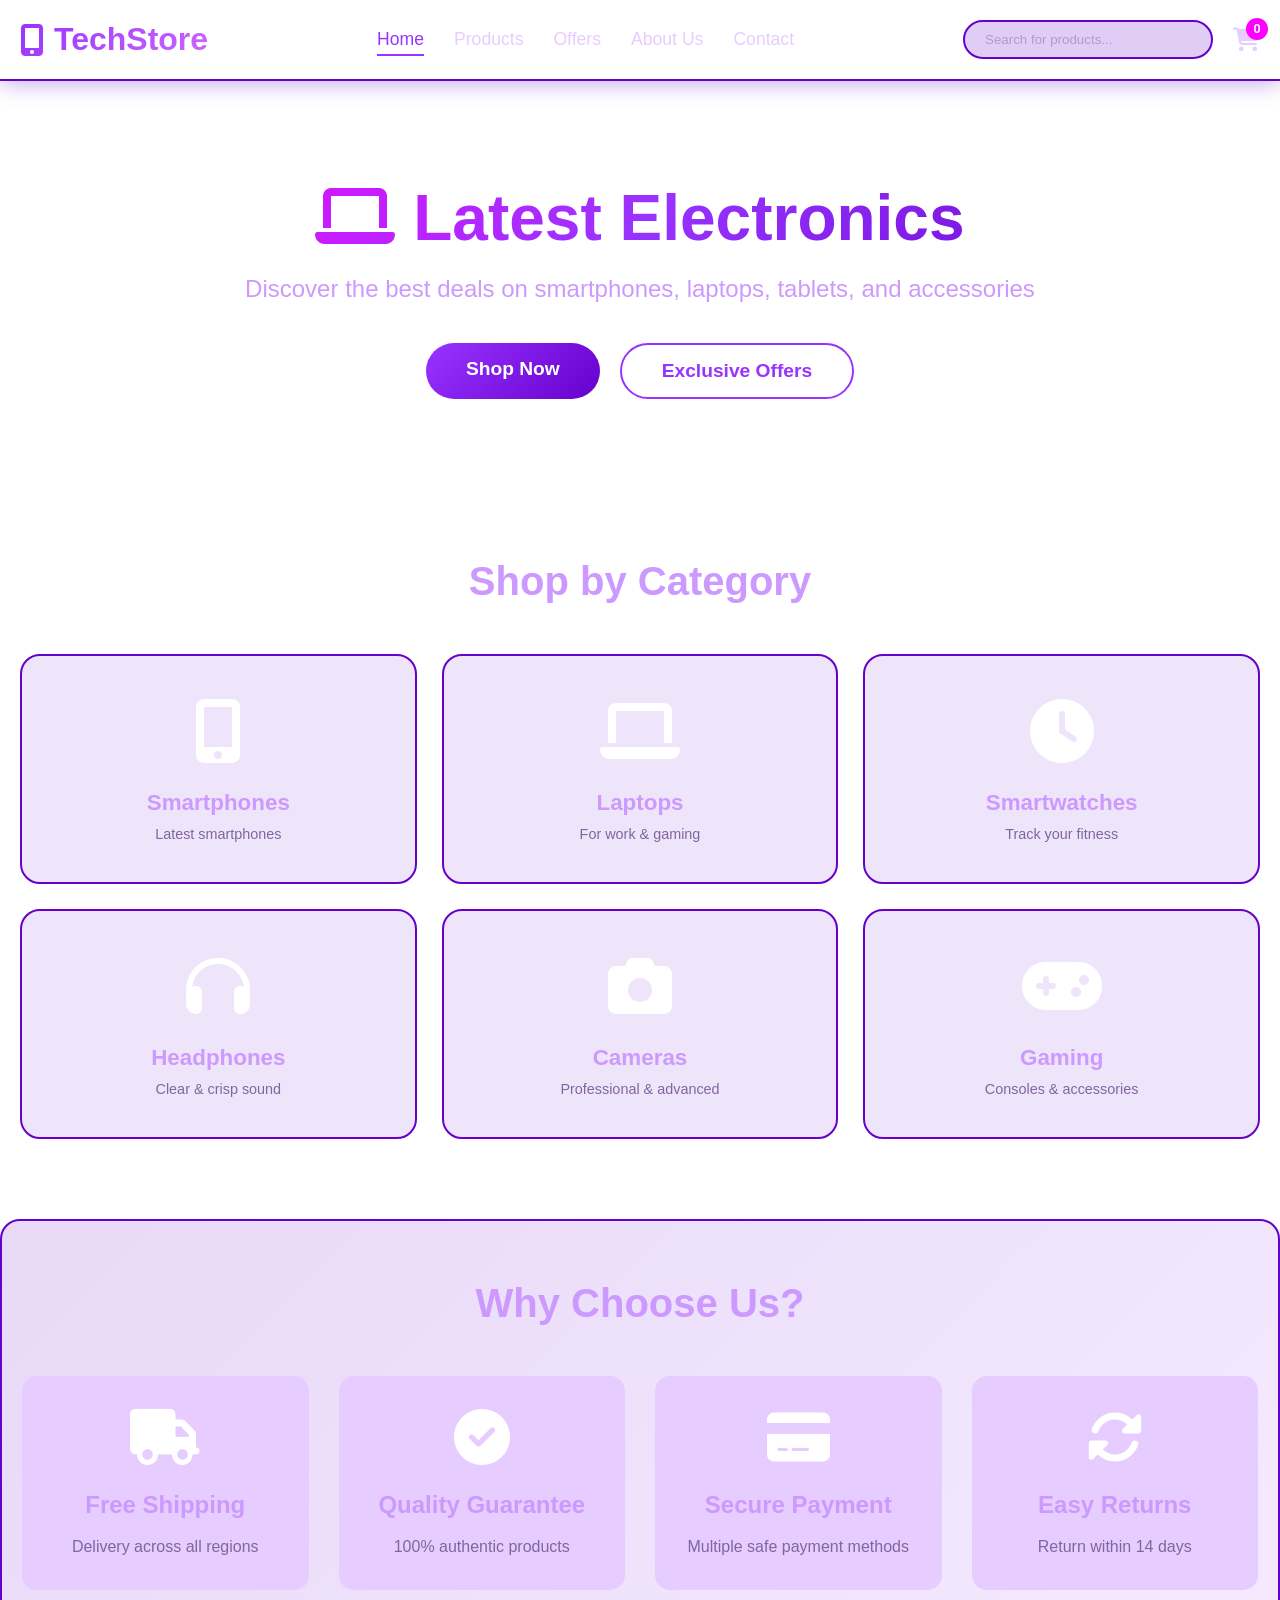
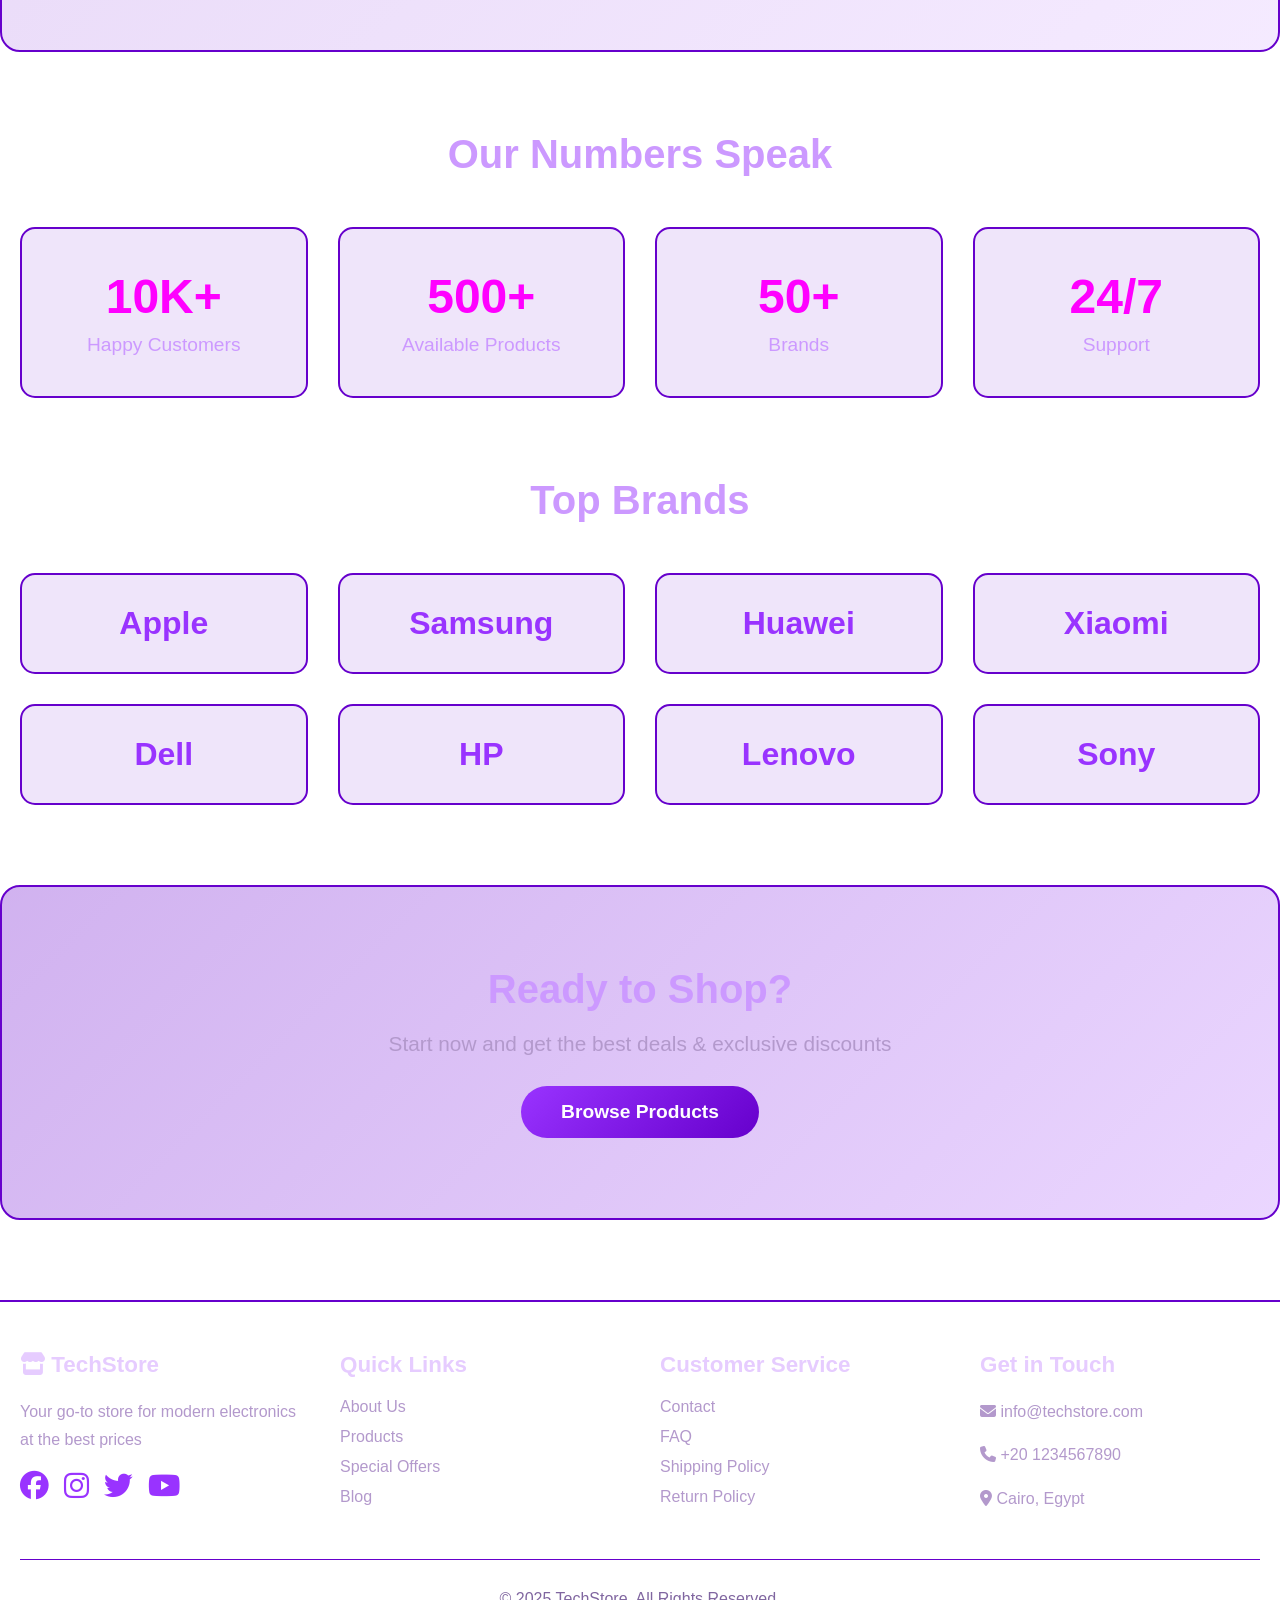
<file: index.html>
<!DOCTYPE html>
<html lang="en" dir="ltr">
<head>
    <meta charset="UTF-8">
    <meta name="viewport" content="width=device-width, initial-scale=1.0">
    <title>Home - TechStore Electronics</title>
    <link rel="stylesheet" href="https://cdnjs.cloudflare.com/ajax/libs/font-awesome/6.5.1/css/all.min.css" integrity="sha512-DTOQO9RWCH3ppGqcWaEA1BIZOC6xxalwEsw9c2QQeAIftl+Vegovlnee1c9QX4TctnWMn13TZye+giMm8e2LwA==" crossorigin="anonymous" referrerpolicy="no-referrer" />
    <link rel="stylesheet" href="./css/style.css">
</head>
<body>
    <!-- Header -->
    <header class="header">
        <div class="nav-container">
            <div class="logo">
                <i class="fas fa-mobile-alt"></i>
                TechStore
            </div>
            <ul class="nav-links">
                <li><a href="index.html" class="active">Home</a></li>
                <li><a href="products.html">Products</a></li>
                <li><a href="offers.html">Offers</a></li>
                <li><a href="aboutUs.html">About Us</a></li>
                <li><a href="contactUs.html">Contact</a></li>
            </ul>
            <div class="nav-actions">
                <div class="search-box">
                    <input type="text" placeholder="Search for products...">
                </div>
                <div class="cart-icon" onclick="window.location.href='cart.html'">
                    <i class="fas fa-shopping-cart"></i>
                    <span class="cart-count">0</span>
                </div>
            </div>
        </div>
    </header>

    <!-- Hero Section -->
    <section class="hero">
        <h1><i class="fas fa-laptop"></i> Latest Electronics</h1>
        <p>Discover the best deals on smartphones, laptops, tablets, and accessories</p>
        <div class="hero-buttons">
            <a href="products.html" class="btn-primary">Shop Now</a>
            <a href="./products.html" class="btn-secondary">Exclusive Offers</a>
        </div>
    </section>

    <!-- Categories -->
    <section class="categories">
        <h2 class="section-title">Shop by Category</h2>
        <div class="category-grid">
            <div class="category-card" onclick="window.location.href='products.html'">
                <div class="category-icon"><i class="fas fa-mobile-alt"></i></div>
                <h3>Smartphones</h3>
                <p>Latest smartphones</p>
            </div>
            <div class="category-card" onclick="window.location.href='products.html'">
                <div class="category-icon"><i class="fas fa-laptop"></i></div>
                <h3>Laptops</h3>
                <p>For work & gaming</p>
            </div>
            <div class="category-card" onclick="window.location.href='products.html'">
                <div class="category-icon"><i class="fas fa-clock"></i></div>
                <h3>Smartwatches</h3>
                <p>Track your fitness</p>
            </div>
            <div class="category-card" onclick="window.location.href='products.html'">
                <div class="category-icon"><i class="fas fa-headphones"></i></div>
                <h3>Headphones</h3>
                <p>Clear & crisp sound</p>
            </div>
            <div class="category-card" onclick="window.location.href='products.html'">
                <div class="category-icon"><i class="fas fa-camera"></i></div>
                <h3>Cameras</h3>
                <p>Professional & advanced</p>
            </div>
            <div class="category-card" onclick="window.location.href='products.html'">
                <div class="category-icon"><i class="fas fa-gamepad"></i></div>
                <h3>Gaming</h3>
                <p>Consoles & accessories</p>
            </div>
        </div>
    </section>

    <!-- Features -->
    <section class="features">
        <h2 class="section-title">Why Choose Us?</h2>
        <div class="features-grid">
            <div class="feature-card">
                <div class="feature-icon"><i class="fas fa-truck"></i></div>
                <h3>Free Shipping</h3>
                <p>Delivery across all regions</p>
            </div>
            <div class="feature-card">
                <div class="feature-icon"><i class="fas fa-check-circle"></i></div>
                <h3>Quality Guarantee</h3>
                <p>100% authentic products</p>
            </div>
            <div class="feature-card">
                <div class="feature-icon"><i class="fas fa-credit-card"></i></div>
                <h3>Secure Payment</h3>
                <p>Multiple safe payment methods</p>
            </div>
            <div class="feature-card">
                <div class="feature-icon"><i class="fas fa-sync-alt"></i></div>
                <h3>Easy Returns</h3>
                <p>Return within 14 days</p>
            </div>
        </div>
    </section>

    <!-- Stats -->
    <section class="stats">
        <h2 class="section-title">Our Numbers Speak</h2>
        <div class="stats-grid">
            <div class="stat-card">
                <h2>10K+</h2>
                <p>Happy Customers</p>
            </div>
            <div class="stat-card">
                <h2>500+</h2>
                <p>Available Products</p>
            </div>
            <div class="stat-card">
                <h2>50+</h2>
                <p>Brands</p>
            </div>
            <div class="stat-card">
                <h2>24/7</h2>
                <p>Support</p>
            </div>
        </div>
    </section>

    <!-- Brands -->
    <section class="brands">
        <h2 class="section-title">Top Brands</h2>
        <div class="brands-grid">
            <div class="brand-card">Apple</div>
            <div class="brand-card">Samsung</div>
            <div class="brand-card">Huawei</div>
            <div class="brand-card">Xiaomi</div>
            <div class="brand-card">Dell</div>
            <div class="brand-card">HP</div>
            <div class="brand-card">Lenovo</div>
            <div class="brand-card">Sony</div>
        </div>
    </section>

    <!-- CTA -->
    <section class="cta">
        <h2>Ready to Shop?</h2>
        <p>Start now and get the best deals & exclusive discounts</p>
        <a href="products.html" class="btn-primary">Browse Products</a>
    </section>

    <!-- Footer -->
    <footer class="footer">
        <div class="footer-container">
            <div class="footer-section">
                <h3><i class="fas fa-store"></i> TechStore</h3>
                <p>Your go-to store for modern electronics at the best prices</p>
                <div class="social-links">
                    <a href="#"><i class="fab fa-facebook"></i></a>
                    <a href="#"><i class="fab fa-instagram"></i></a>
                    <a href="#"><i class="fab fa-twitter"></i></a>
                    <a href="#"><i class="fab fa-youtube"></i></a>
                </div>
            </div>
            <div class="footer-section">
                <h3>Quick Links</h3>
                <ul>
                    <li><a href="aboutUs.html">About Us</a></li>
                    <li><a href="products.html">Products</a></li>
                    <li><a href="offers.html">Special Offers</a></li>
                    <li><a href="blog.html">Blog</a></li>
                </ul>
            </div>
            <div class="footer-section">
                <h3>Customer Service</h3>
                <ul>
                    <li><a href="contactUs.html">Contact</a></li>
                    <li><a href="#">FAQ</a></li>
                    <li><a href="#">Shipping Policy</a></li>
                    <li><a href="#">Return Policy</a></li>
                </ul>
            </div>
            <div class="footer-section">
                <h3>Get in Touch</h3>
                <p><i class="fas fa-envelope"></i> info@techstore.com</p>
                <p><i class="fas fa-phone"></i> +20 1234567890</p>
                <p><i class="fas fa-map-marker-alt"></i> Cairo, Egypt</p>
            </div>
        </div>
        <div class="footer-bottom">
            <p>© 2025 TechStore. All Rights Reserved.</p>
        </div>
    </footer>
</body>
</html>
</file>
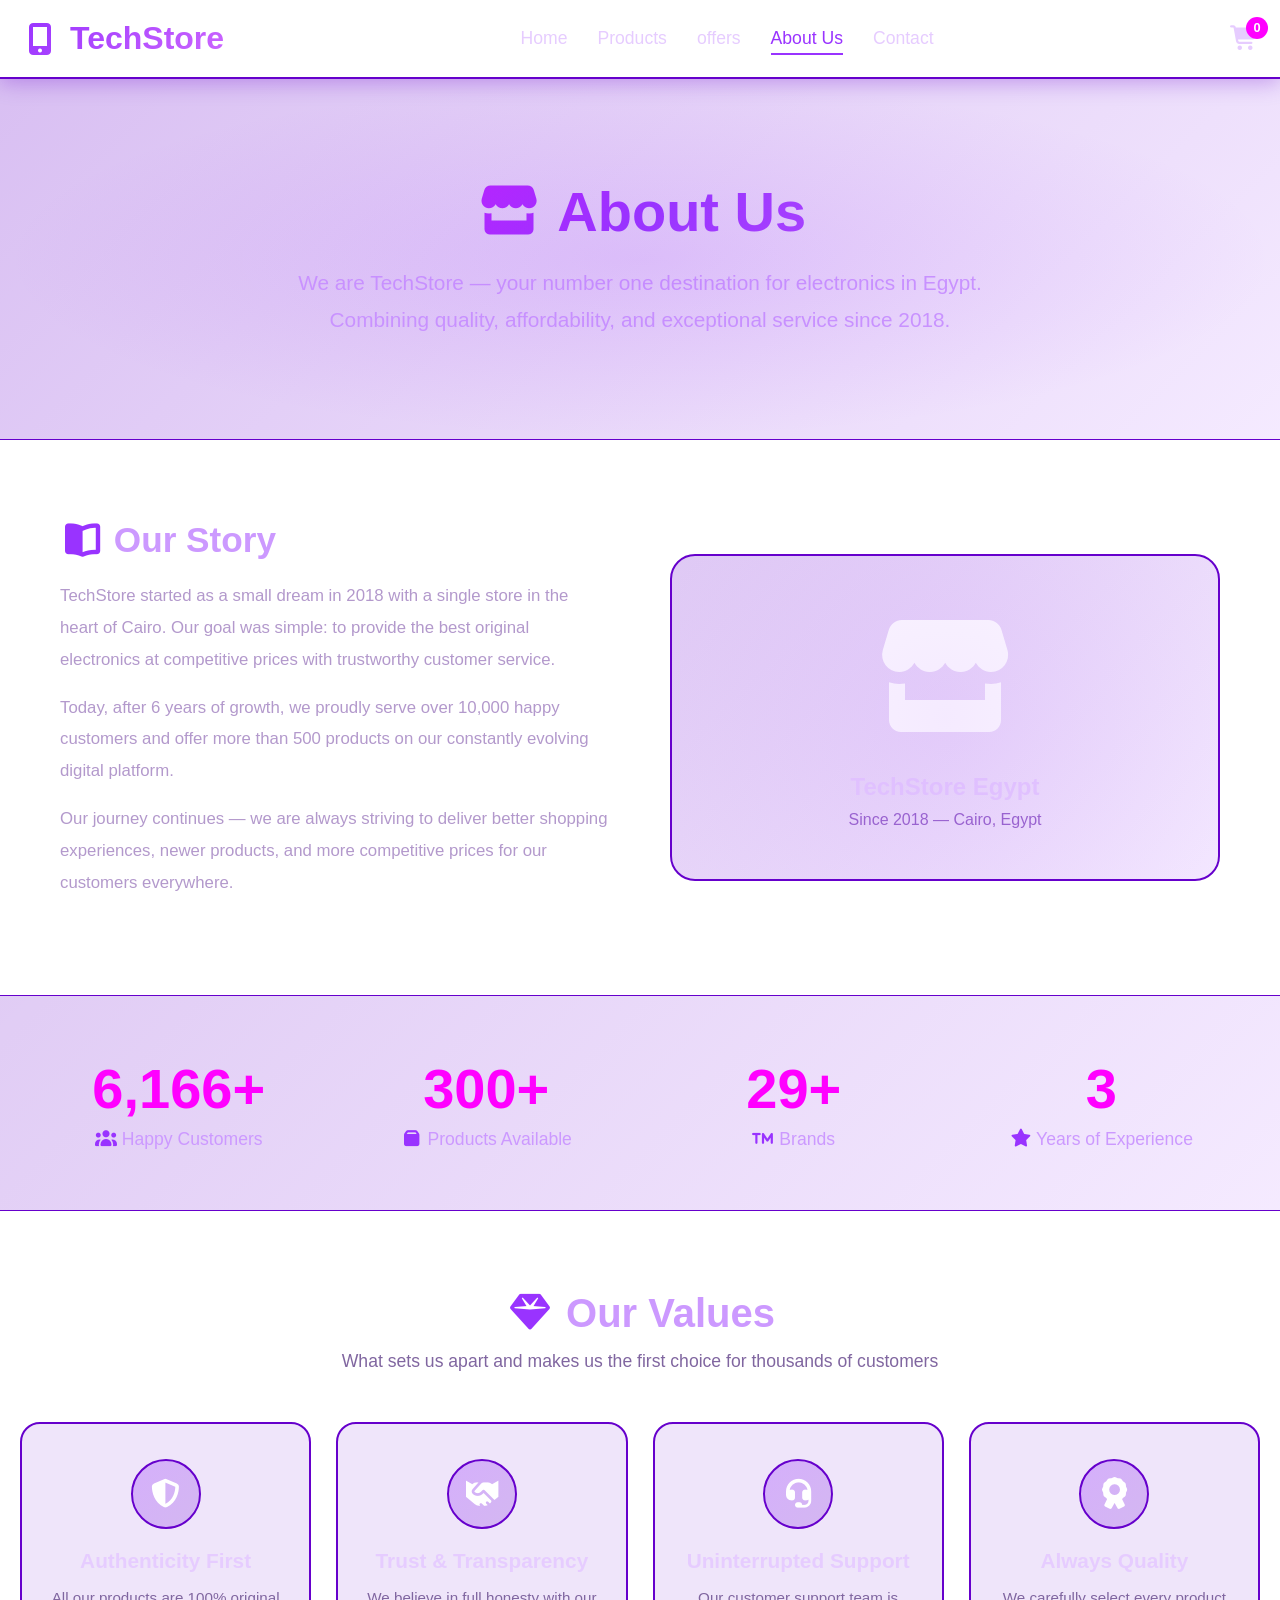
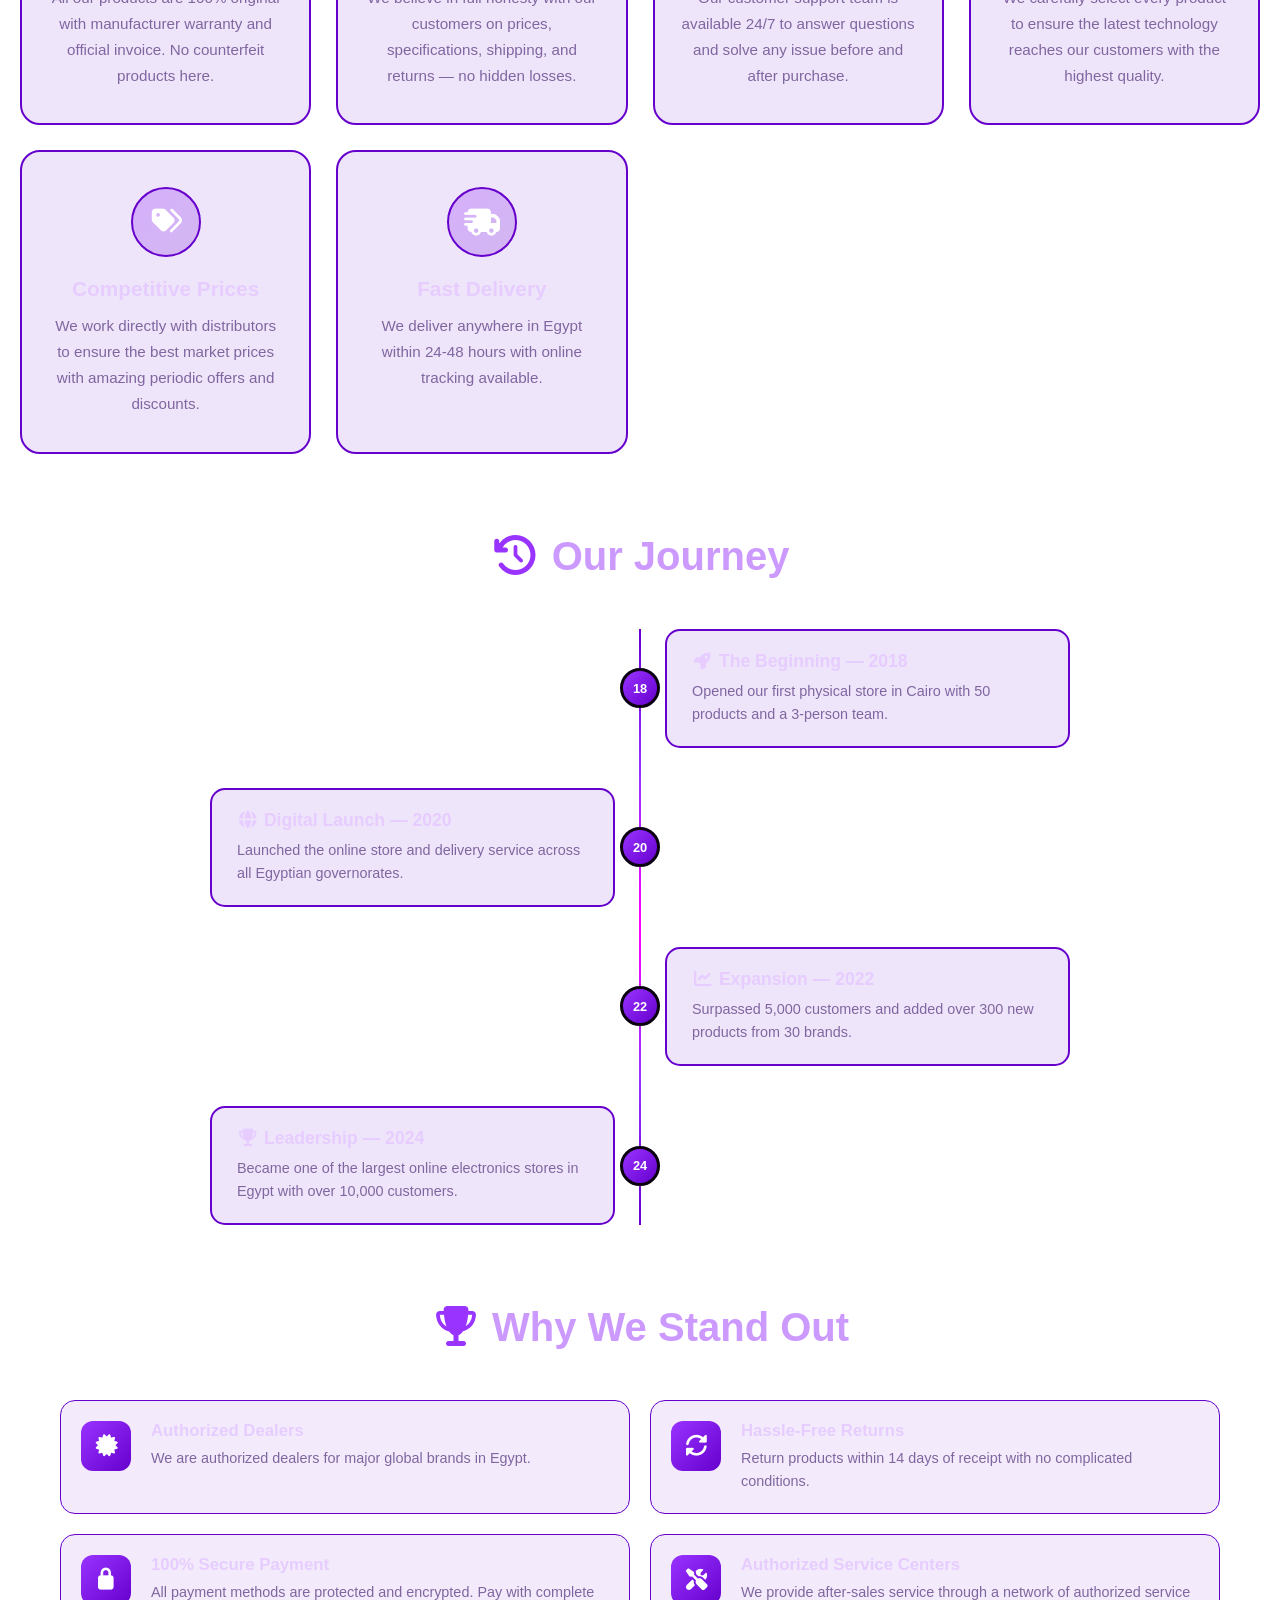
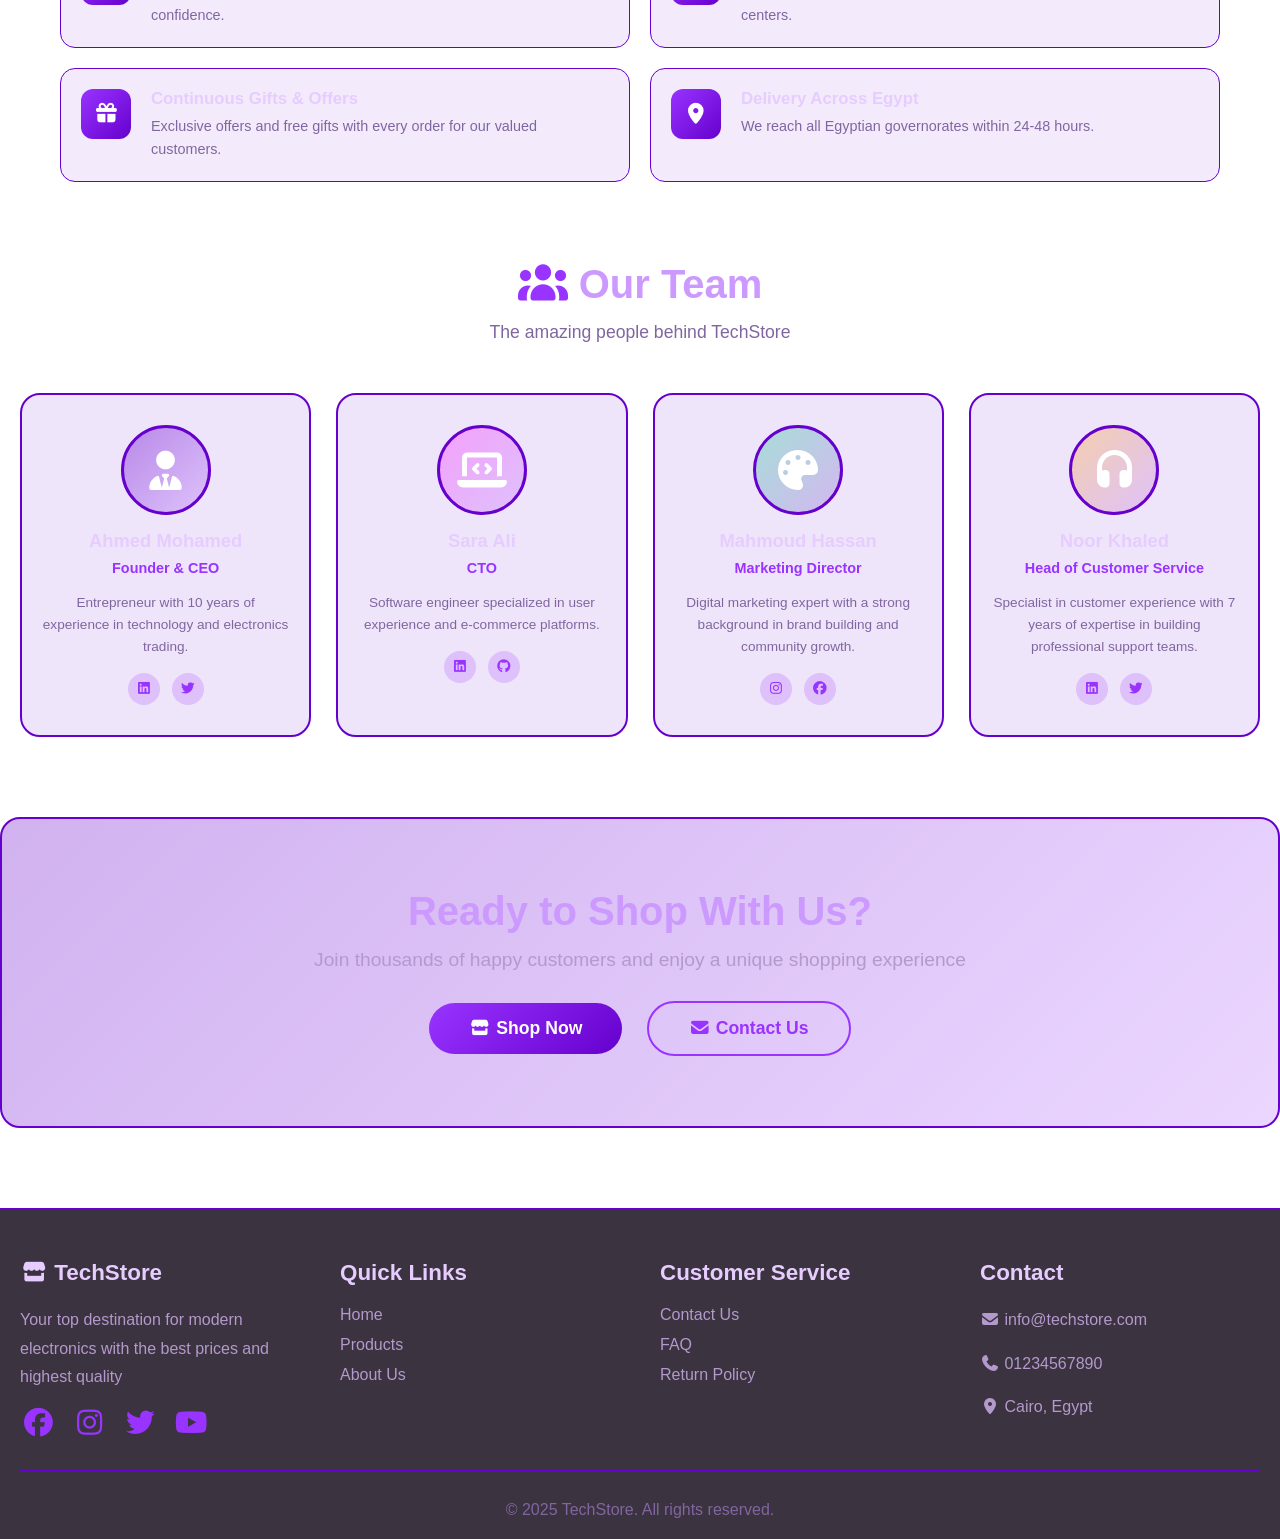
<file: aboutUs.html>
<!DOCTYPE html>
<html lang="en" dir="ltr">
<head>
    <meta charset="UTF-8">
    <meta name="viewport" content="width=device-width, initial-scale=1.0">
    <title>About Us - TechStore</title>
    <link rel="stylesheet" href="./css/about-us.css">
    <link rel="stylesheet" href="./css/all.min.css">
</head>
<body>

<!-- Header -->
<header class="header">
    <div class="nav-container">
        <a href="index.html" class="logo"><i class="fas fa-mobile-alt"></i> TechStore</a>
        <ul class="nav-links">
            <li><a href="index.html">Home</a></li>
            <li><a href="products.html">Products</a></li>
            <li><a href="products.html">offers</a></li>
            <li><a href="about.html" class="active">About Us</a></li>
            <li><a href="contactUs.html">Contact</a></li>
        </ul>
        <div class="nav-actions">
            <div class="cart-icon" onclick="window.location.href='cart.html'">
                <i class="fas fa-shopping-cart"></i>
                <span class="cart-count" id="cartCount">0</span>
            </div>
        </div>
    </div>
</header>

<!-- Hero -->
<section class="about-hero">
    <h1><i class="fas fa-store"></i> About Us</h1>
    <p>We are TechStore — your number one destination for electronics in Egypt. Combining quality, affordability, and exceptional service since 2018.</p>
</section>

<!-- Story -->
<section class="story">
    <div class="story-text">
        <h2><i class="fas fa-book-open" style="color:#9933ff"></i> Our Story</h2>
        <p>TechStore started as a small dream in 2018 with a single store in the heart of Cairo. Our goal was simple: to provide the best original electronics at competitive prices with trustworthy customer service.</p>
        <p>Today, after 6 years of growth, we proudly serve over 10,000 happy customers and offer more than 500 products on our constantly evolving digital platform.</p>
        <p>Our journey continues — we are always striving to deliver better shopping experiences, newer products, and more competitive prices for our customers everywhere.</p>
    </div>
    <div class="story-visual">
        <span class="story-icon"><i class="fa-solid fa-store"></i></span>
        <h3>TechStore Egypt</h3>
        <p>Since 2018 — Cairo, Egypt</p>
    </div>
</section>

<!-- Stats -->
<section class="stats">
    <div class="stats-inner">
        <div class="stat-item">
            <h2 id="s1">0</h2>
            <p><i class="fas fa-users" style="color:#9933ff"></i> Happy Customers</p>
        </div>
        <div class="stat-item">
            <h2 id="s2">0</h2>
            <p><i class="fas fa-box" style="color:#9933ff"></i> Products Available</p>
        </div>
        <div class="stat-item">
            <h2 id="s3">0</h2>
            <p><i class="fas fa-trademark" style="color:#9933ff"></i> Brands</p>
        </div>
        <div class="stat-item">
            <h2 id="s4">0</h2>
            <p><i class="fas fa-star" style="color:#9933ff"></i> Years of Experience</p>
        </div>
    </div>
</section>

<!-- Values -->
<section class="values">
    <h2><i class="fas fa-gem" style="color:#9933ff"></i> Our Values</h2>
    <p class="subtitle">What sets us apart and makes us the first choice for thousands of customers</p>
    <div class="values-grid">
        <div class="value-card">
            <div class="value-icon"><i class="fas fa-shield-alt"></i></div>
            <h3>Authenticity First</h3>
            <p>All our products are 100% original with manufacturer warranty and official invoice. No counterfeit products here.</p>
        </div>
        <div class="value-card">
            <div class="value-icon"><i class="fas fa-handshake"></i></div>
            <h3>Trust & Transparency</h3>
            <p>We believe in full honesty with our customers on prices, specifications, shipping, and returns — no hidden losses.</p>
        </div>
        <div class="value-card">
            <div class="value-icon"><i class="fas fa-headset"></i></div>
            <h3>Uninterrupted Support</h3>
            <p>Our customer support team is available 24/7 to answer questions and solve any issue before and after purchase.</p>
        </div>
        <div class="value-card">
            <div class="value-icon"><i class="fas fa-award"></i></div>
            <h3>Always Quality</h3>
            <p>We carefully select every product to ensure the latest technology reaches our customers with the highest quality.</p>
        </div>
        <div class="value-card">
            <div class="value-icon"><i class="fas fa-tags"></i></div>
            <h3>Competitive Prices</h3>
            <p>We work directly with distributors to ensure the best market prices with amazing periodic offers and discounts.</p>
        </div>
        <div class="value-card">
            <div class="value-icon"><i class="fas fa-shipping-fast"></i></div>
            <h3>Fast Delivery</h3>
            <p>We deliver anywhere in Egypt within 24-48 hours with online tracking available.</p>
        </div>
    </div>
</section>

<!-- Timeline -->
<section class="timeline-section">
    <h2><i class="fas fa-history" style="color:#9933ff"></i> Our Journey</h2>
    <div class="timeline">
        <div class="timeline-item right">
            <div class="empty"></div>
            <div class="timeline-dot">18</div>
            <div class="timeline-content">
                <h4><i class="fa-solid fa-rocket"></i> The Beginning — 2018</h4>
                <p>Opened our first physical store in Cairo with 50 products and a 3-person team.</p>
            </div>
        </div>
        <div class="timeline-item left">
            <div class="timeline-content">
                <h4><i class="fa-solid fa-globe"></i> Digital Launch — 2020</h4>
                <p>Launched the online store and delivery service across all Egyptian governorates.</p>
            </div>
            <div class="timeline-dot">20</div>
            <div class="empty"></div>
        </div>
        <div class="timeline-item right">
            <div class="empty"></div>
            <div class="timeline-dot">22</div>
            <div class="timeline-content">
                <h4><i class="fa-solid fa-chart-line"></i> Expansion — 2022</h4>
                <p>Surpassed 5,000 customers and added over 300 new products from 30 brands.</p>
            </div>
        </div>
        <div class="timeline-item left">
            <div class="timeline-content">
                <h4><i class="fa-solid fa-trophy"></i> Leadership — 2024</h4>
                <p>Became one of the largest online electronics stores in Egypt with over 10,000 customers.</p>
            </div>
            <div class="timeline-dot">24</div>
            <div class="empty"></div>
        </div>
    </div>
</section>

<!-- Why Us -->
<section class="why-us">
    <h2><i class="fas fa-trophy" style="color:#9933ff"></i> Why We Stand Out</h2>
    <div class="why-grid">
        <div class="why-item">
            <div class="why-icon"><i class="fas fa-certificate"></i></div>
            <div class="why-text"><h4>Authorized Dealers</h4><p>We are authorized dealers for major global brands in Egypt.</p></div>
        </div>
        <div class="why-item">
            <div class="why-icon"><i class="fas fa-sync-alt"></i></div>
            <div class="why-text"><h4>Hassle-Free Returns</h4><p>Return products within 14 days of receipt with no complicated conditions.</p></div>
        </div>
        <div class="why-item">
            <div class="why-icon"><i class="fas fa-lock"></i></div>
            <div class="why-text"><h4>100% Secure Payment</h4><p>All payment methods are protected and encrypted. Pay with complete confidence.</p></div>
        </div>
        <div class="why-item">
            <div class="why-icon"><i class="fas fa-tools"></i></div>
            <div class="why-text"><h4>Authorized Service Centers</h4><p>We provide after-sales service through a network of authorized service centers.</p></div>
        </div>
        <div class="why-item">
            <div class="why-icon"><i class="fas fa-gift"></i></div>
            <div class="why-text"><h4>Continuous Gifts & Offers</h4><p>Exclusive offers and free gifts with every order for our valued customers.</p></div>
        </div>
        <div class="why-item">
            <div class="why-icon"><i class="fas fa-map-marker-alt"></i></div>
            <div class="why-text"><h4>Delivery Across Egypt</h4><p>We reach all Egyptian governorates within 24-48 hours.</p></div>
        </div>
    </div>
</section>

<!-- Team -->
<section class="team">
    <h2><i class="fas fa-users" style="color:#9933ff"></i> Our Team</h2>
    <p class="subtitle">The amazing people behind TechStore</p>
    <div class="team-grid">
        <div class="team-card">
            <div class="team-avatar" style="background:linear-gradient(135deg,rgba(102,0,204,0.4),rgba(153,51,255,0.2))"><i class="fa-solid fa-user-tie"></i></div>
            <h3>Ahmed Mohamed</h3>
            <p class="role">Founder & CEO</p>
            <p>Entrepreneur with 10 years of experience in technology and electronics trading.</p>
            <div class="team-social">
                <a href="#"><i class="fab fa-linkedin"></i></a>
                <a href="#"><i class="fab fa-twitter"></i></a>
            </div>
        </div>
        <div class="team-card">
            <div class="team-avatar" style="background:linear-gradient(135deg,rgba(255,0,255,0.3),rgba(153,51,255,0.2))"><i class="fas fa-laptop-code"></i></div>
            <h3>Sara Ali</h3>
            <p class="role">CTO</p>
            <p>Software engineer specialized in user experience and e-commerce platforms.</p>
            <div class="team-social">
                <a href="#"><i class="fab fa-linkedin"></i></a>
                <a href="#"><i class="fab fa-github"></i></a>
            </div>
        </div>
        <div class="team-card">
            <div class="team-avatar" style="background:linear-gradient(135deg,rgba(0,204,136,0.3),rgba(102,0,204,0.2))"><i class="fas fa-palette"></i></div>
            <h3>Mahmoud Hassan</h3>
            <p class="role">Marketing Director</p>
            <p>Digital marketing expert with a strong background in brand building and community growth.</p>
            <div class="team-social">
                <a href="#"><i class="fab fa-instagram"></i></a>
                <a href="#"><i class="fab fa-facebook"></i></a>
            </div>
        </div>
        <div class="team-card">
            <div class="team-avatar" style="background:linear-gradient(135deg,rgba(255,153,0,0.3),rgba(153,51,255,0.2))"><i class="fas fa-headphones"></i></div>
            <h3>Noor Khaled</h3>
            <p class="role">Head of Customer Service</p>
            <p>Specialist in customer experience with 7 years of expertise in building professional support teams.</p>
            <div class="team-social">
                <a href="#"><i class="fab fa-linkedin"></i></a>
                <a href="#"><i class="fab fa-twitter"></i></a>
            </div>
        </div>
    </div>
</section>

<!-- CTA -->
<section class="cta">
    <h2>Ready to Shop With Us?</h2>
    <p>Join thousands of happy customers and enjoy a unique shopping experience</p>
    <a href="products.html" class="btn-primary"><i class="fas fa-store"></i> Shop Now</a>
    <a href="contactUs.html" class="btn-outline"><i class="fas fa-envelope"></i> Contact Us</a>
</section>

<!-- Footer -->
<footer class="footer">
    <div class="footer-container">
        <div class="footer-section">
            <h3><i class="fas fa-store"></i> TechStore</h3>
            <p>Your top destination for modern electronics with the best prices and highest quality</p>
            <div class="social-links">
                <a href="#"><i class="fab fa-facebook"></i></a>
                <a href="#"><i class="fab fa-instagram"></i></a>
                <a href="#"><i class="fab fa-twitter"></i></a>
                <a href="#"><i class="fab fa-youtube"></i></a>
            </div>
        </div>
        <div class="footer-section">
            <h3>Quick Links</h3>
            <ul><li><a href="index.html">Home</a></li><li><a href="products.html">Products</a></li><li><a href="about.html">About Us</a></li></ul>
        </div>
        <div class="footer-section">
            <h3>Customer Service</h3>
            <ul><li><a href="contact.html">Contact Us</a></li><li><a href="#">FAQ</a></li><li><a href="#">Return Policy</a></li></ul>
        </div>
        <div class="footer-section">
            <h3>Contact</h3>
            <p><i class="fas fa-envelope"></i> info@techstore.com</p>
            <p><i class="fas fa-phone"></i> 01234567890</p>
            <p><i class="fas fa-map-marker-alt"></i> Cairo, Egypt</p>
        </div>
    </div>
    <div class="footer-bottom"><p>© 2025 TechStore. All rights reserved.</p></div>
</footer>

<script src="./js/about-us.js"></script>
</body>
</html>
</file>
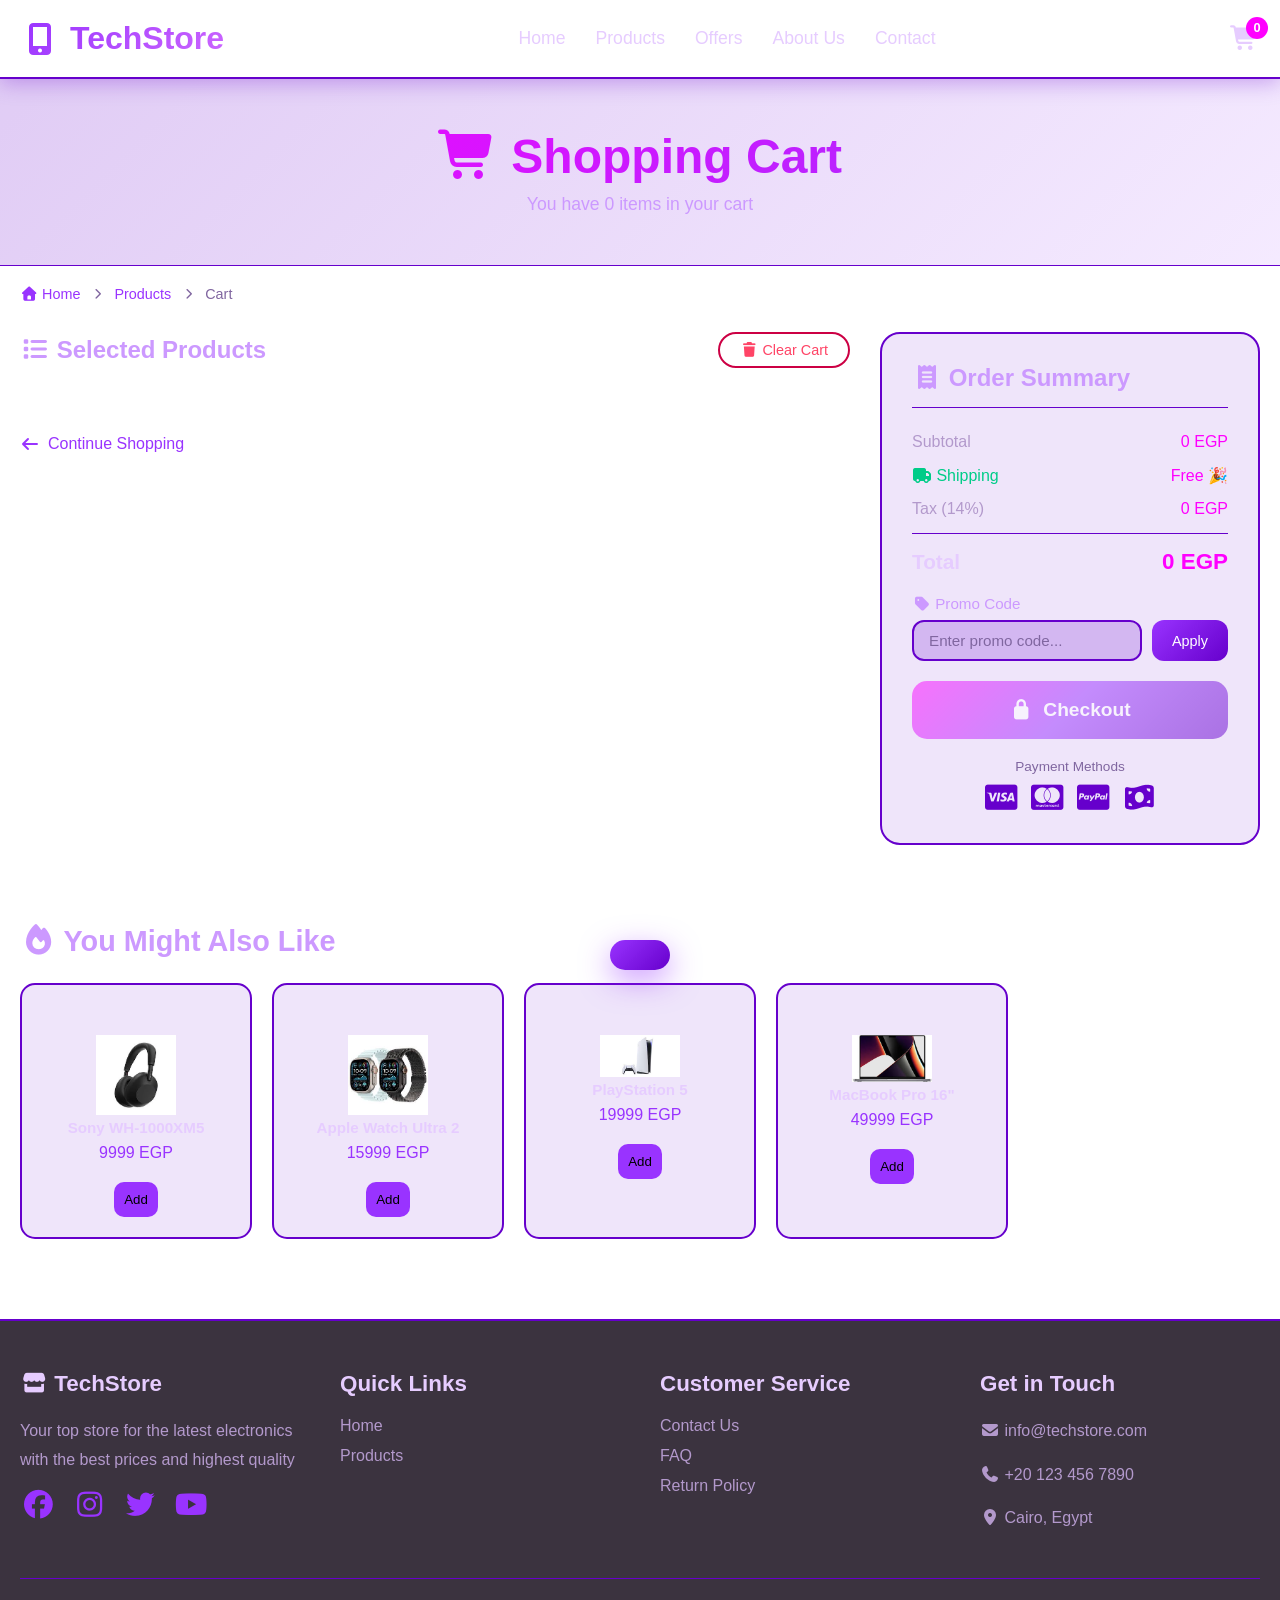
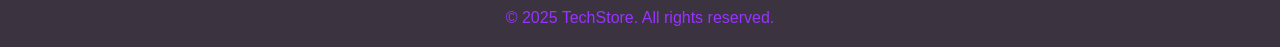
<file: cart.html>
<!DOCTYPE html>
<html lang="en" dir="ltr">
<head>
    <meta charset="UTF-8">
    <meta name="viewport" content="width=device-width, initial-scale=1.0">
    <title>Cart - TechStore</title>
    <link rel="stylesheet" href="./css/all.min.css">
    <link rel="stylesheet" href="./css/cart.css">
</head>
<body>

<!-- Header -->
<header class="header">
    <div class="nav-container">
        <a href="index.html" class="logo"><i class="fas fa-mobile-alt"></i> TechStore</a>
        <ul class="nav-links">
            <li><a href="index.html">Home</a></li>
            <li><a href="products.html">Products</a></li>
            <li><a href="./products.html">Offers</a></li>
            <li><a href="./aboutUs.html">About Us</a></li>
            <li><a href="./contactUs.html">Contact</a></li>
        </ul>
        <div class="nav-actions">
            <div class="cart-icon">
                <i class="fas fa-shopping-cart"></i>
                <span class="cart-count" id="cartCount">0</span>
            </div>
        </div>
    </div>
</header>

<!-- Page Hero -->
<div class="page-hero">
    <h1><i class="fas fa-shopping-cart"></i> Shopping Cart</h1>
    <p id="cartSubtitle">You have <span id="itemCountText">0</span> items in your cart</p>
</div>

<!-- Breadcrumb -->
<div class="breadcrumb">
    <a href="index.html"><i class="fas fa-home"></i> Home</a>
    <i class="fas fa-chevron-right" style="font-size:0.7rem"></i>
    <a href="products.html">Products</a>
    <i class="fas fa-chevron-right" style="font-size:0.7rem"></i>
    <span>Cart</span>
</div>

<!-- Cart Layout -->
<div class="cart-layout" id="cartLayout">
    <!-- Items -->
    <div class="cart-items-section">
        <div class="section-header">
            <h2><i class="fas fa-list"></i> Selected Products</h2>
            <button class="clear-cart-btn" onclick="clearCart()"><i class="fas fa-trash"></i> Clear Cart</button>
        </div>
        <div id="cartItemsContainer"></div>
        <div class="continue-shopping">
            <a href="products.html" class="back-btn"><i class="fas fa-arrow-left"></i> Continue Shopping</a>
        </div>
    </div>

    <!-- Summary -->
    <div class="order-summary">
        <div class="summary-box">
            <h2><i class="fas fa-receipt"></i> Order Summary</h2>
            <div class="summary-row">
                <span>Subtotal</span>
                <span id="subtotalVal">0 EGP</span>
            </div>
            <div class="summary-row discount-row" id="discountRow" style="display:none">
                <span>Discount</span>
                <span id="discountVal">-0 EGP</span>
            </div>
            <div class="summary-row free">
                <span><i class="fas fa-truck"></i> Shipping</span>
                <span>Free 🎉</span>
            </div>
            <div class="summary-row">
                <span>Tax (14%)</span>
                <span id="taxVal">0 EGP</span>
            </div>
            <div class="summary-row total">
                <span>Total</span>
                <span id="totalVal">0 EGP</span>
            </div>

            <!-- Promo Code -->
            <div class="promo-section">
                <label><i class="fas fa-tag"></i> Promo Code</label>
                <div class="promo-input">
                    <input type="text" id="promoInput" placeholder="Enter promo code...">
                    <button class="promo-btn" onclick="applyPromo()">Apply</button>
                </div>
                <p class="promo-msg" id="promoMsg"></p>
            </div>

            <button class="checkout-btn" id="checkoutBtn" onclick="checkout()">
                <i class="fas fa-lock"></i> Checkout
            </button>

            <div class="payment-methods">
                <p>Payment Methods</p>
                <div class="payment-icons">
                    <i class="fab fa-cc-visa"></i>
                    <i class="fab fa-cc-mastercard"></i>
                    <i class="fab fa-cc-paypal"></i>
                    <i class="fas fa-money-bill-wave" title="Cash"></i>
                </div>
            </div>
        </div>
    </div>
</div>

<!-- Suggested Products -->
<div class="suggested" id="suggestedSection">
    <h2><i class="fas fa-fire"></i> You Might Also Like</h2>
    <div class="suggested-grid" id="suggestedGrid"></div>
</div>

<!-- Footer -->
<footer class="footer">
    <div class="footer-container">
        <div class="footer-section">
            <h3><i class="fas fa-store"></i> TechStore</h3>
            <p>Your top store for the latest electronics with the best prices and highest quality</p>
            <div class="social-links">
                <a href="#"><i class="fab fa-facebook"></i></a>
                <a href="#"><i class="fab fa-instagram"></i></a>
                <a href="#"><i class="fab fa-twitter"></i></a>
                <a href="#"><i class="fab fa-youtube"></i></a>
            </div>
        </div>
        <div class="footer-section">
            <h3>Quick Links</h3>
            <ul>
                <li><a href="index.html">Home</a></li>
                <li><a href="products.html">Products</a></li>
            </ul>
        </div>
        <div class="footer-section">
            <h3>Customer Service</h3>
            <ul>
                <li><a href="#">Contact Us</a></li>
                <li><a href="#">FAQ</a></li>
                <li><a href="#">Return Policy</a></li>
            </ul>
        </div>
        <div class="footer-section">
            <h3>Get in Touch</h3>
            <p><i class="fas fa-envelope"></i> info@techstore.com</p>
            <p><i class="fas fa-phone"></i> +20 123 456 7890</p>
            <p><i class="fas fa-map-marker-alt"></i> Cairo, Egypt</p>
        </div>
    </div>
    <div class="footer-bottom"><p>© 2025 TechStore. All rights reserved.</p></div>
</footer>

<div class="toast" id="toast"></div>

<script src="./js/cart.js"></script>
</body>
</html>
</file>
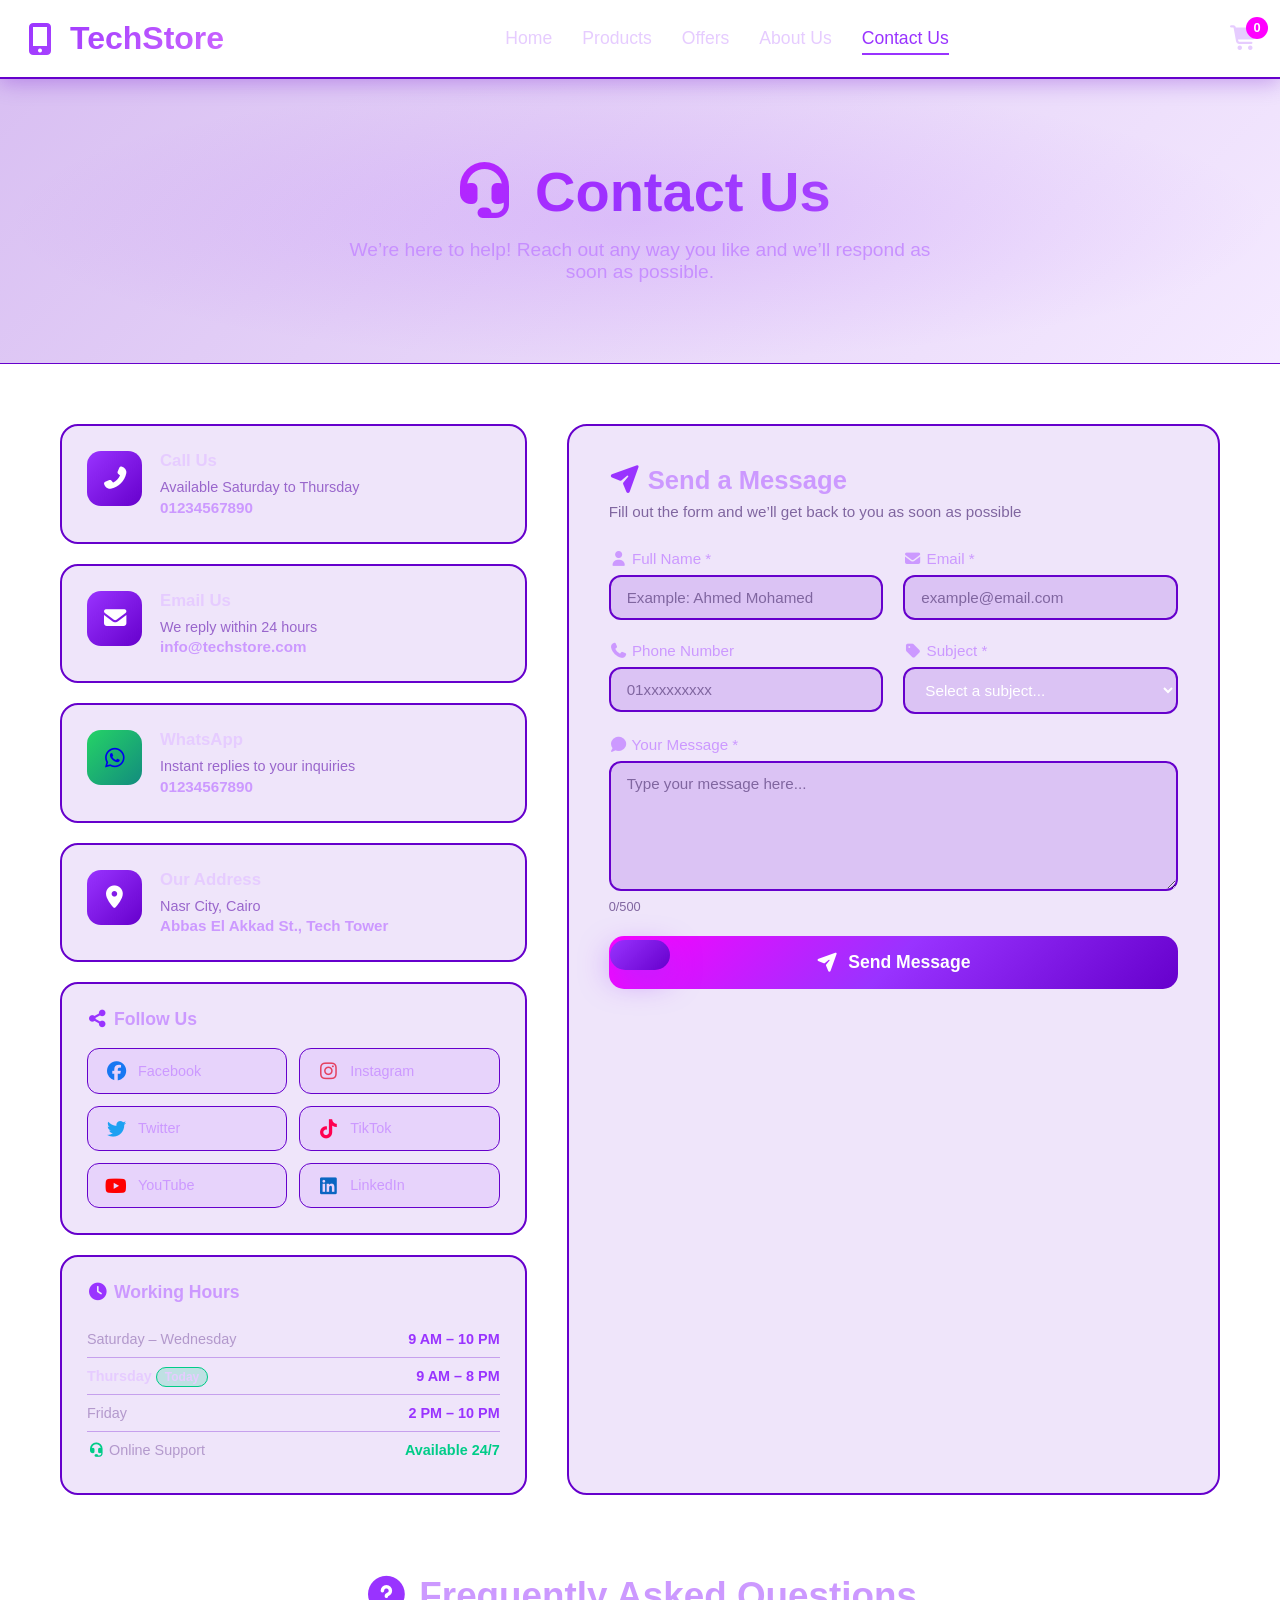
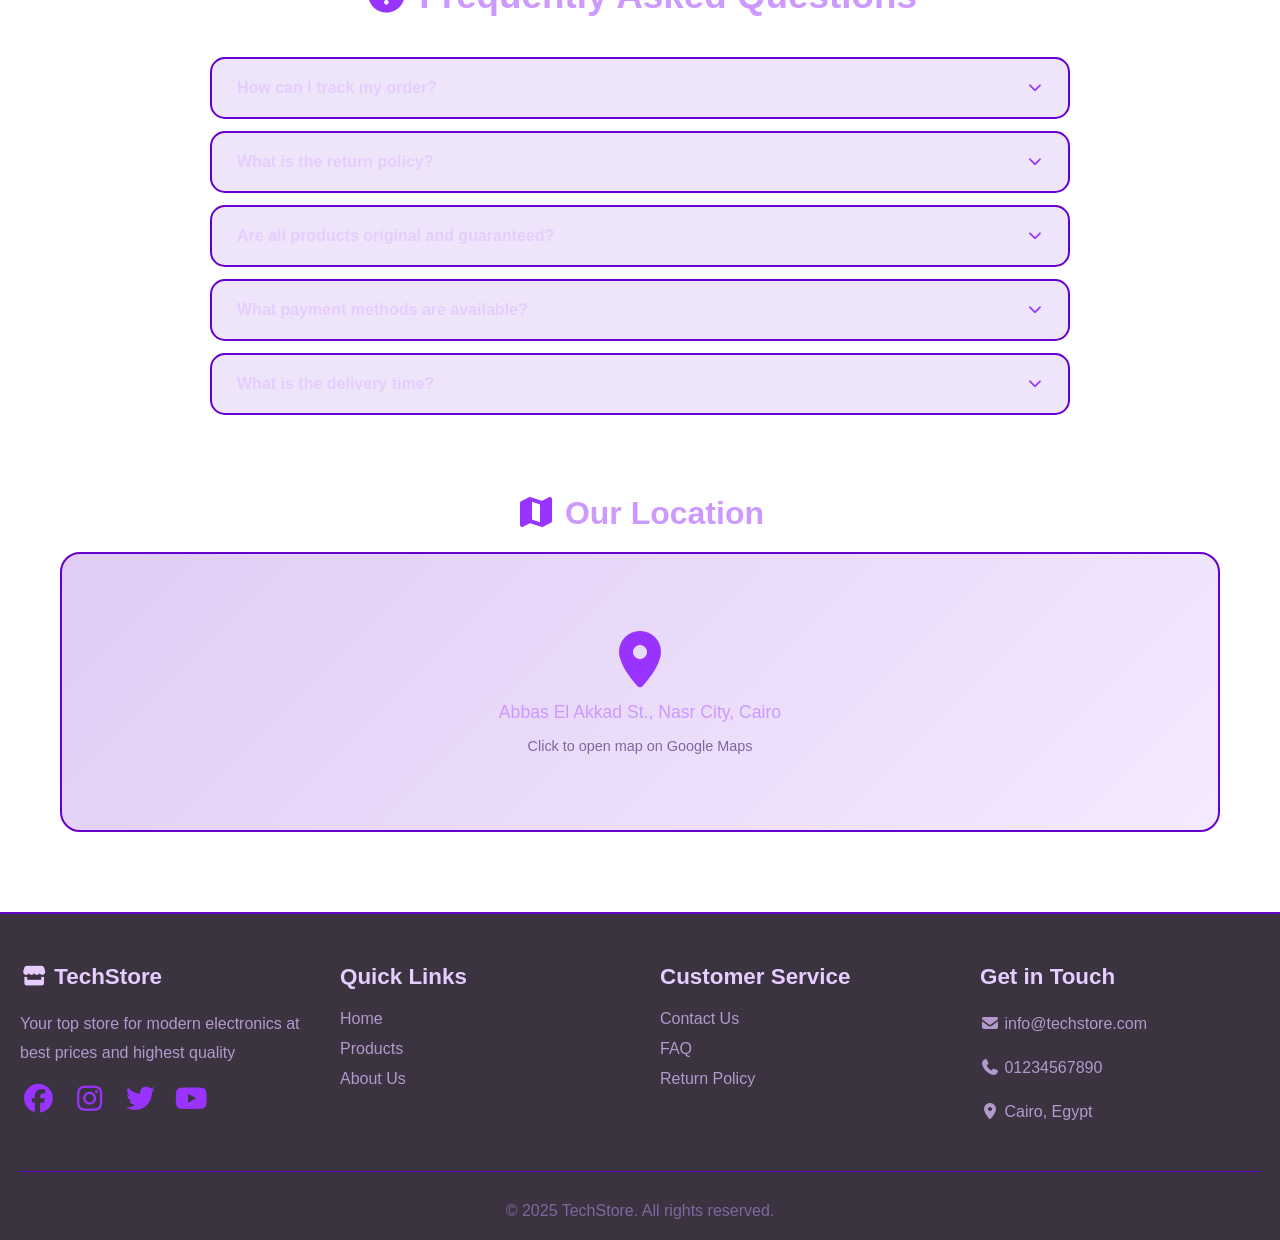
<file: contactUs.html>
<!DOCTYPE html>
<html lang="en" dir="ltr">
<head>
    <meta charset="UTF-8">
    <meta name="viewport" content="width=device-width, initial-scale=1.0">
    <title>Contact Us - TechStore</title>
    <link rel="stylesheet" href="./css/all.min.css">
    <link rel="stylesheet" href="./css/contactUs.css">
</head>
<body>

<!-- Header -->
<header class="header">
    <div class="nav-container">
        <a href="index.html" class="logo"><i class="fas fa-mobile-alt"></i> TechStore</a>
        <ul class="nav-links">
            <li><a href="index.html">Home</a></li>
            <li><a href="products.html">Products</a></li>
            <li><a href="products.html">Offers</a></li>
            <li><a href="aboutUs.html">About Us</a></li>
            <li><a href="contactUs.html" class="active">Contact Us</a></li>
        </ul>
        <div class="nav-actions">
            <div class="cart-icon" onclick="window.location.href='cart.html'">
                <i class="fas fa-shopping-cart"></i>
                <span class="cart-count" id="cartCount">0</span>
            </div>
        </div>
    </div>
</header>

<!-- Hero -->
<section class="contact-hero">
    <h1><i class="fas fa-headset"></i> Contact Us</h1>
    <p>We’re here to help! Reach out any way you like and we’ll respond as soon as possible.</p>
</section>

<!-- Main Layout -->
<div class="contact-layout">
    <!-- Info -->
    <div class="contact-info">
        <a href="tel:01234567890" class="info-card">
            <div class="info-icon" style="color:#fff;"><i class="fas fa-phone-alt"></i></div>
            <div class="info-text">
                <h4>Call Us</h4>
                <p>Available Saturday to Thursday</p>
                <span>01234567890</span>
            </div>
        </a>
        <a href="mailto:info@techstore.com" class="info-card">
            <div class="info-icon" style="color:#fff;"><i class="fas fa-envelope"></i></div>
            <div class="info-text">
                <h4>Email Us</h4>
                <p>We reply within 24 hours</p>
                <span>info@techstore.com</span>
            </div>
        </a>
        <a href="https://wa.me/201234567890" target="_blank" class="info-card">
            <div class="info-icon" style="background:linear-gradient(135deg,#25D366,#128C7E)"><i class="fab fa-whatsapp"></i></div>
            <div class="info-text">
                <h4>WhatsApp</h4>
                <p>Instant replies to your inquiries</p>
                <span>01234567890</span>
            </div>
        </a>
        <div class="info-card" style="cursor:default">
            <div class="info-icon"><i class="fas fa-map-marker-alt"></i></div>
            <div class="info-text">
                <h4>Our Address</h4>
                <p>Nasr City, Cairo</p>
                <span>Abbas El Akkad St., Tech Tower</span>
            </div>
        </div>

        <!-- Social -->
        <div class="social-box">
            <h3><i class="fas fa-share-alt" style="color:#9933ff"></i> Follow Us</h3>
            <div class="social-grid">
                <a href="#" class="social-btn"><i class="fab fa-facebook" style="color:#1877F2"></i> Facebook</a>
                <a href="#" class="social-btn"><i class="fab fa-instagram" style="color:#E4405F"></i> Instagram</a>
                <a href="#" class="social-btn"><i class="fab fa-twitter" style="color:#1DA1F2"></i> Twitter</a>
                <a href="#" class="social-btn"><i class="fab fa-tiktok" style="color:#ff0050"></i> TikTok</a>
                <a href="#" class="social-btn"><i class="fab fa-youtube" style="color:#FF0000"></i> YouTube</a>
                <a href="#" class="social-btn"><i class="fab fa-linkedin" style="color:#0A66C2"></i> LinkedIn</a>
            </div>
        </div>

        <!-- Hours -->
        <div class="hours-box">
            <h3><i class="fas fa-clock" style="color:#9933ff"></i> Working Hours</h3>
            <div class="hours-row"><span>Saturday – Wednesday</span><span>9 AM – 10 PM</span></div>
            <div class="hours-row today"><span>Thursday <span class="badge-today">Today</span></span><span>9 AM – 8 PM</span></div>
            <div class="hours-row"><span>Friday</span><span>2 PM – 10 PM</span></div>
            <div class="hours-row"><span><i class="fas fa-headset" style="color:#00cc88"></i> Online Support</span><span style="color:#00cc88">Available 24/7</span></div>
        </div>
    </div>

    <!-- Form -->
    <div class="contact-form" id="formSection">
        <h2><i class="fas fa-paper-plane" style="color:#9933ff"></i> Send a Message</h2>
        <p class="form-desc">Fill out the form and we’ll get back to you as soon as possible</p>

        <div class="form-row">
            <div class="form-group" id="grp-name">
                <label><i class="fas fa-user"></i> Full Name *</label>
                <input type="text" id="inp-name" placeholder="Example: Ahmed Mohamed">
                <p class="error-msg">Please enter your name</p>
            </div>
            <div class="form-group" id="grp-email">
                <label><i class="fas fa-envelope"></i> Email *</label>
                <input type="email" id="inp-email" placeholder="example@email.com" dir="ltr">
                <p class="error-msg">Please enter a valid email</p>
            </div>
        </div>

        <div class="form-row">
            <div class="form-group" id="grp-phone">
                <label><i class="fas fa-phone"></i> Phone Number</label>
                <input type="tel" id="inp-phone" placeholder="01xxxxxxxxx" dir="ltr">
                <p class="error-msg">Invalid phone number</p>
            </div>
            <div class="form-group">
                <label><i class="fas fa-tag"></i> Subject *</label>
                <select id="inp-subject">
                    <option value="">Select a subject...</option>
                    <option value="support">Product Inquiry</option>
                    <option value="order">Order Follow-up</option>
                    <option value="return">Return a Product</option>
                    <option value="complaint">Complaint</option>
                    <option value="suggestion">Suggestion</option>
                    <option value="other">Other</option>
                </select>
            </div>
        </div>

        <div class="form-group" id="grp-msg">
            <label><i class="fas fa-comment"></i> Your Message *</label>
            <textarea id="inp-msg" placeholder="Type your message here..." maxlength="500" oninput="updateChar()"></textarea>
            <p class="char-count"><span id="charCount">0</span>/500</p>
            <p class="error-msg">Please write a message (at least 10 characters)</p>
        </div>

        <button class="submit-btn" id="submitBtn" onclick="submitForm()">
            <i class="fas fa-paper-plane"></i> Send Message
        </button>

        <div class="success-msg" id="successMsg">
            <div class="success-icon">✅</div>
            <h3>Your message has been sent!</h3>
            <p>Thanks for reaching out. We will respond within 24 hours.</p>
            <button class="back-btn" onclick="resetForm()"><i class="fas fa-redo"></i> Send Another Message</button>
        </div>
    </div>
</div>

<!-- FAQ -->
<section class="faq">
    <h2><i class="fas fa-question-circle" style="color:#9933ff"></i> Frequently Asked Questions</h2>

    <div class="faq-item">
        <div class="faq-question" onclick="toggleFaq(this)">
            How can I track my order?
            <i class="fas fa-chevron-down faq-icon"></i>
        </div>
        <div class="faq-answer"><div class="faq-answer-inner">Once your order is confirmed, you’ll receive an email with a tracking number. Track directly on the courier website or contact us for support.</div></div>
    </div>
    <div class="faq-item">
        <div class="faq-question" onclick="toggleFaq(this)">
            What is the return policy?
            <i class="fas fa-chevron-down faq-icon"></i>
        </div>
        <div class="faq-answer"><div class="faq-answer-inner">You can return any product within 14 days of receipt, in its original condition with all accessories. Refunds are processed within 3-5 business days.</div></div>
    </div>
    <div class="faq-item">
        <div class="faq-question" onclick="toggleFaq(this)">
            Are all products original and guaranteed?
            <i class="fas fa-chevron-down faq-icon"></i>
        </div>
        <div class="faq-answer"><div class="faq-answer-inner">Yes, all products are 100% original with official factory warranty and invoice. We are authorized agents for major brands in Egypt.</div></div>
    </div>
    <div class="faq-item">
        <div class="faq-question" onclick="toggleFaq(this)">
            What payment methods are available?
            <i class="fas fa-chevron-down faq-icon"></i>
        </div>
        <div class="faq-answer"><div class="faq-answer-inner">We accept Visa, Mastercard, PayPal, and Cash on Delivery. All online transactions are encrypted and 100% secure.</div></div>
    </div>
    <div class="faq-item">
        <div class="faq-question" onclick="toggleFaq(this)">
            What is the delivery time?
            <i class="fas fa-chevron-down faq-icon"></i>
        </div>
        <div class="faq-answer"><div class="faq-answer-inner">Delivery within Cairo & Giza is within 24 hours, other governorates 2-3 business days. Free shipping on all orders.</div></div>
    </div>
</section>

<!-- Map -->
<div class="map-section">
    <h2><i class="fas fa-map" style="color:#9933ff"></i> Our Location</h2>
    <div class="map-placeholder" onclick="window.open('https://maps.google.com/?q=Nasr+City+Cairo','_blank')">
        <i class="fas fa-map-marker-alt"></i>
        <p>Abbas El Akkad St., Nasr City, Cairo</p>
        <span>Click to open map on Google Maps</span>
    </div>
</div>

<!-- Footer -->
<footer class="footer">
    <div class="footer-container">
        <div class="footer-section">
            <h3><i class="fas fa-store"></i> TechStore</h3>
            <p>Your top store for modern electronics at best prices and highest quality</p>
            <div class="social-links">
                <a href="#"><i class="fab fa-facebook"></i></a>
                <a href="#"><i class="fab fa-instagram"></i></a>
                <a href="#"><i class="fab fa-twitter"></i></a>
                <a href="#"><i class="fab fa-youtube"></i></a>
            </div>
        </div>
        <div class="footer-section">
            <h3>Quick Links</h3>
            <ul><li><a href="index.html">Home</a></li><li><a href="products.html">Products</a></li><li><a href="about.html">About Us</a></li></ul>
        </div>
        <div class="footer-section">
            <h3>Customer Service</h3>
            <ul><li><a href="contact.html">Contact Us</a></li><li><a href="#">FAQ</a></li><li><a href="#">Return Policy</a></li></ul>
        </div>
        <div class="footer-section">
            <h3>Get in Touch</h3>
            <p><i class="fas fa-envelope"></i> info@techstore.com</p>
            <p><i class="fas fa-phone"></i> 01234567890</p>
            <p><i class="fas fa-map-marker-alt"></i> Cairo, Egypt</p>
        </div>
    </div>
    <div class="footer-bottom"><p>© 2025 TechStore. All rights reserved.</p></div>
</footer>

<div class="toast" id="toast"></div>

<script src="./js/contactUs.js"></script>
</body>
</html>
</file>
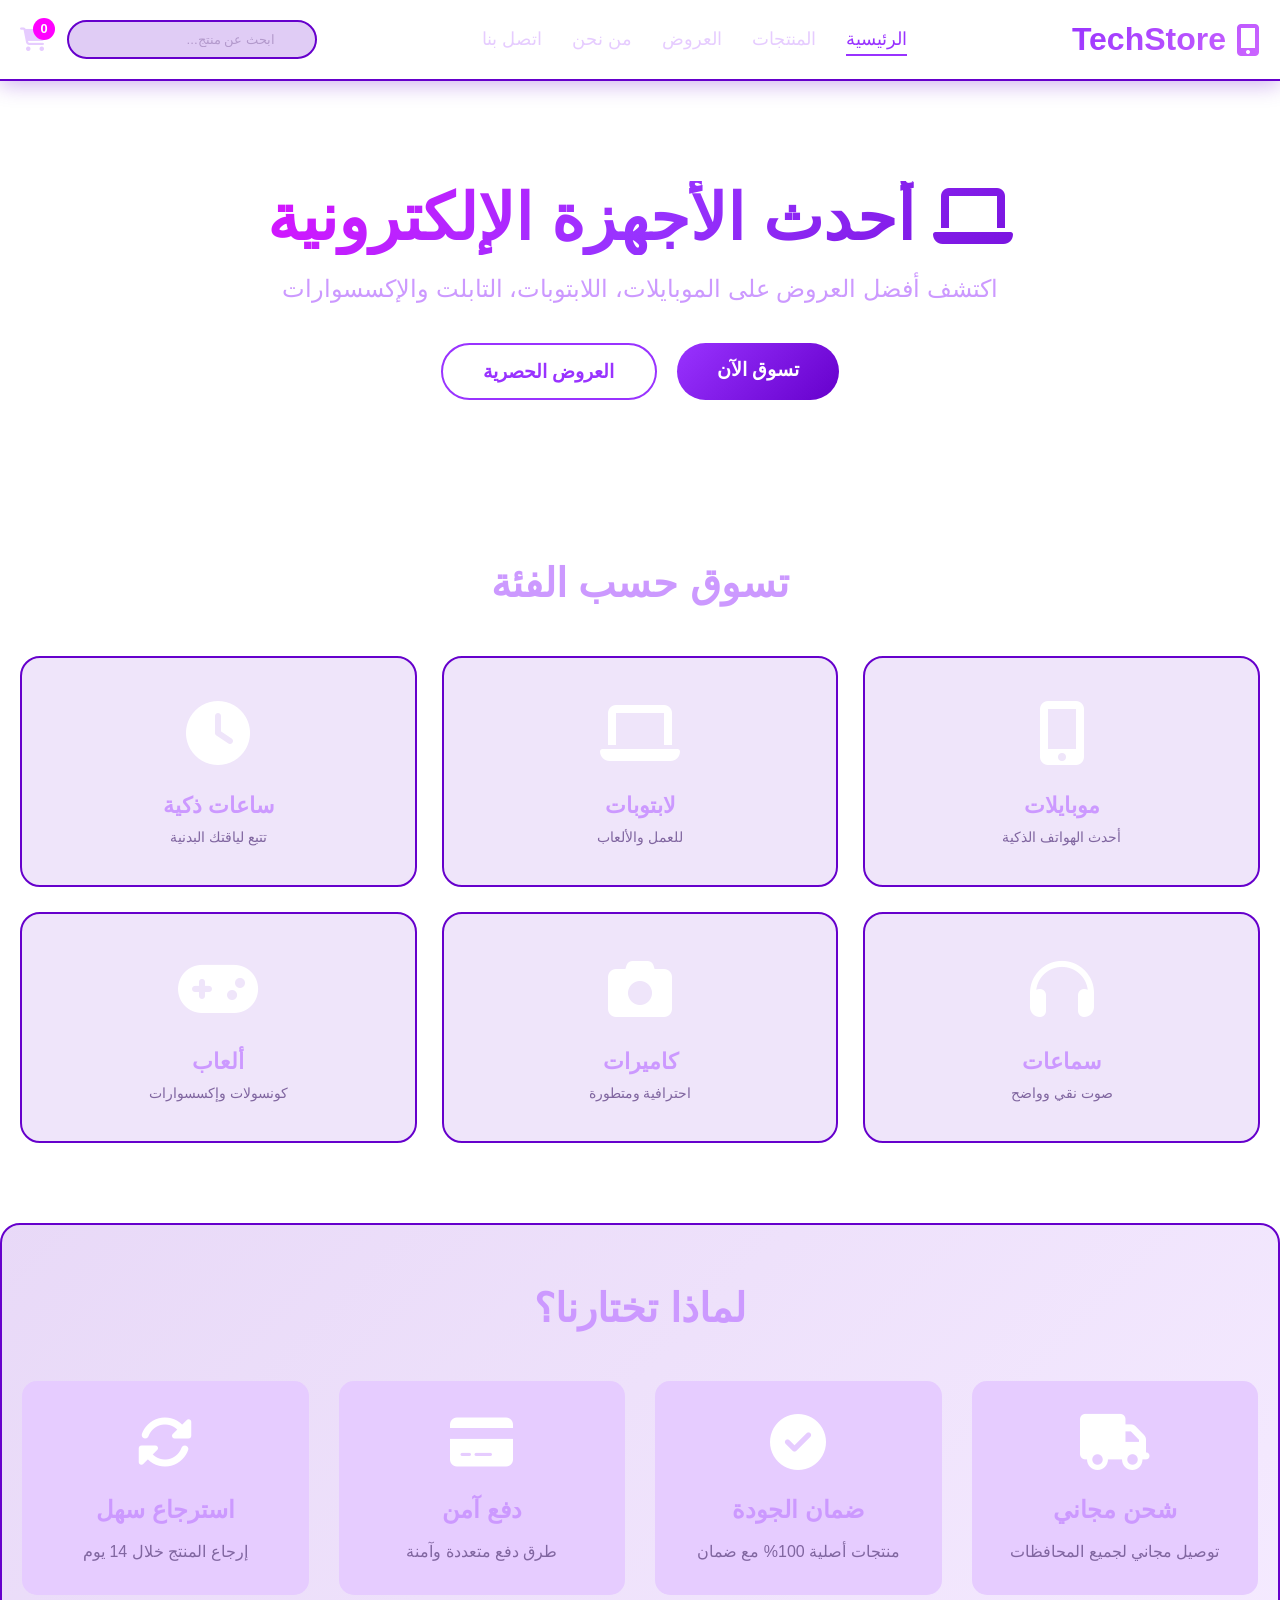
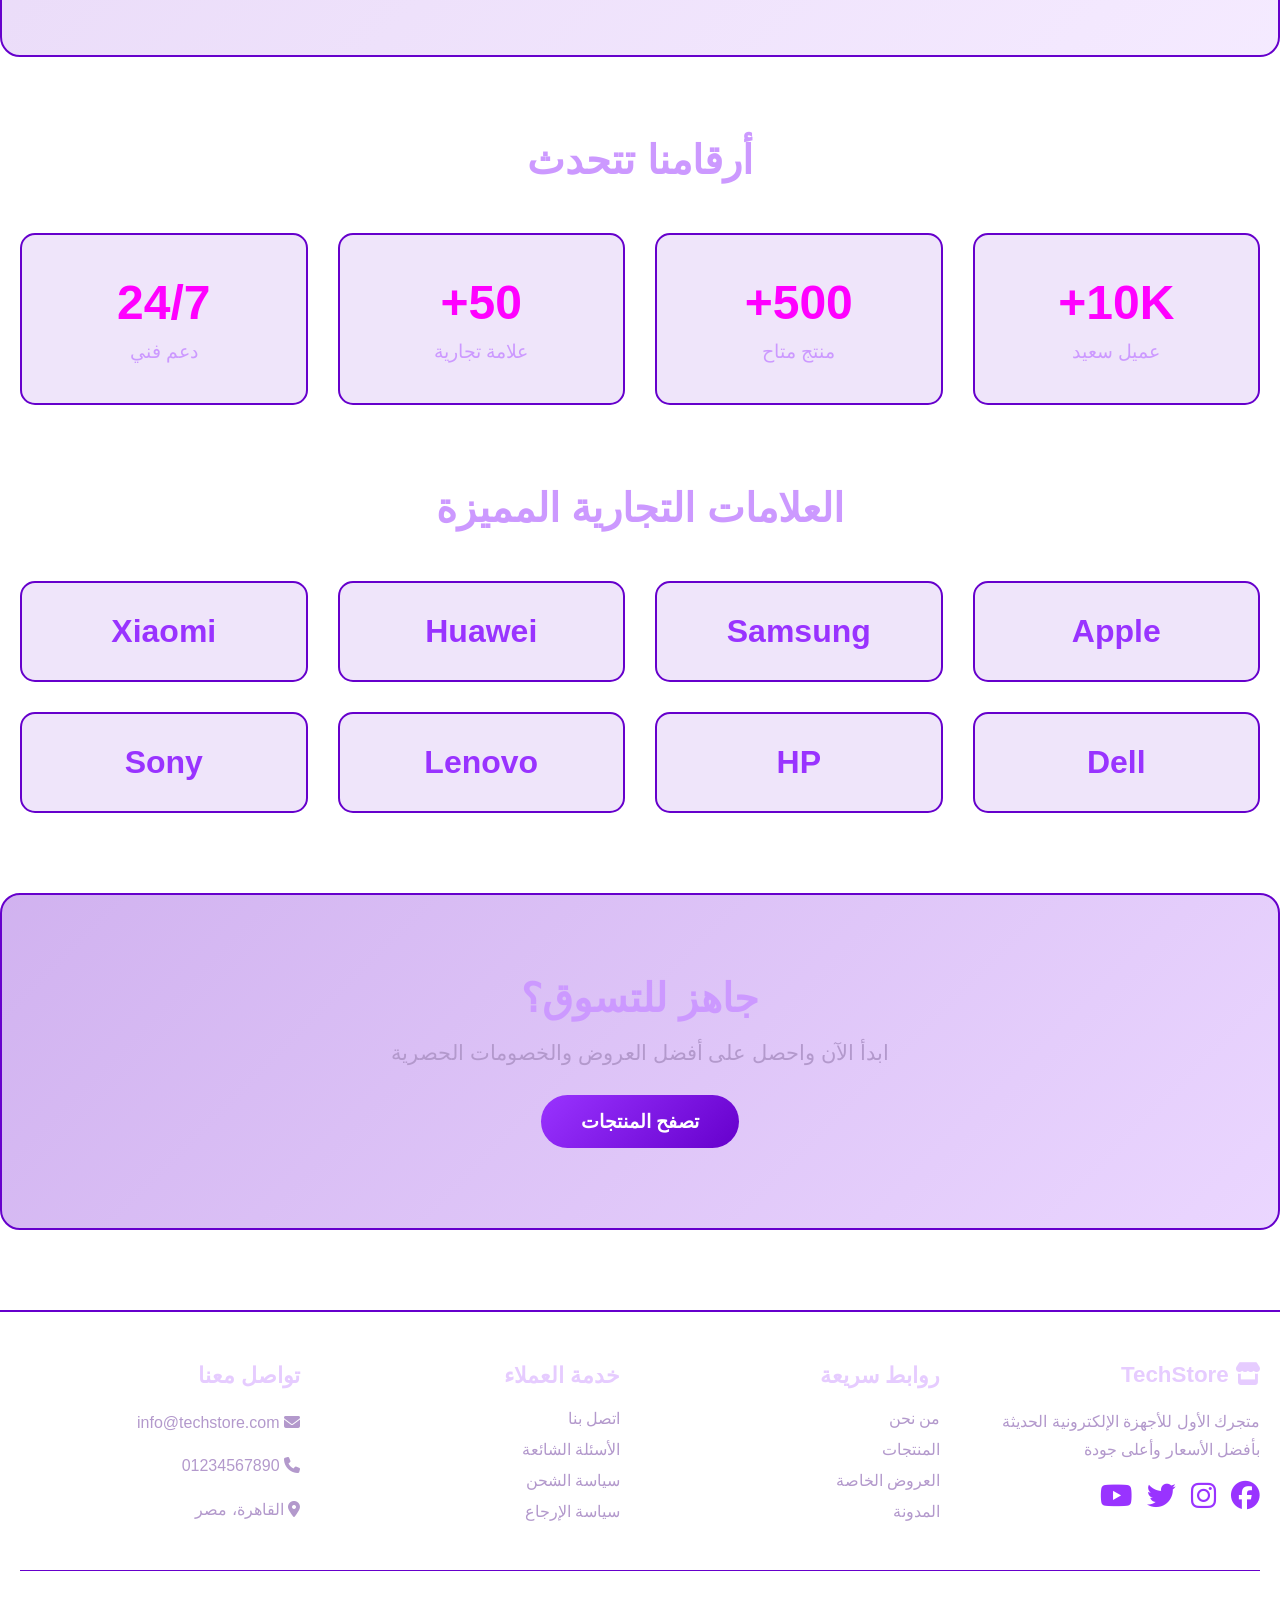
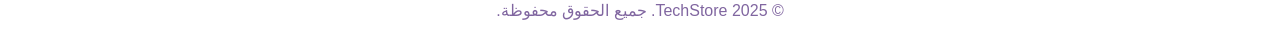
<file: homePage.html>
<!DOCTYPE html>
<html lang="ar" dir="rtl">
<head>
    <meta charset="UTF-8">
    <meta name="viewport" content="width=device-width, initial-scale=1.0">
    <title>الرئيسية - متجر الأجهزة الإلكترونية</title>
    <link rel="stylesheet" href="https://cdnjs.cloudflare.com/ajax/libs/font-awesome/6.5.1/css/all.min.css" integrity="sha512-DTOQO9RWCH3ppGqcWaEA1BIZOC6xxalwEsw9c2QQeAIftl+Vegovlnee1c9QX4TctnWMn13TZye+giMm8e2LwA==" crossorigin="anonymous" referrerpolicy="no-referrer" />
    <link rel="stylesheet" href="./css/style.css">
</head>
<body>
    <!-- Header -->
    <header class="header">
        <div class="nav-container">
            <div class="logo">
                <i class="fas fa-mobile-alt"></i>
                TechStore
            </div>
            <ul class="nav-links">
                <li><a href="index.html" class="active">الرئيسية</a></li>
                <li><a href="products.html">المنتجات</a></li>
                <li><a href="#">العروض</a></li>
                <li><a href="#">من نحن</a></li>
                <li><a href="#">اتصل بنا</a></li>
            </ul>
            <div class="nav-actions">
                <div class="search-box">
                    <input type="text" placeholder="ابحث عن منتج...">
                </div>
                <div class="cart-icon" onclick="window.location.href='cart.html'">
                    <i class="fas fa-shopping-cart"></i>
                    <span class="cart-count">0</span>
                </div>
             
            </div>
        </div>
    </header>

    <!-- Hero Section -->
    <section class="hero">
        <h1><i class="fas fa-laptop"></i> أحدث الأجهزة الإلكترونية</h1>
        <p>اكتشف أفضل العروض على الموبايلات، اللابتوبات، التابلت والإكسسوارات</p>
        <div class="hero-buttons">
            <a href="products.html" class="btn-primary">تسوق الآن</a>
            <a href="#" class="btn-secondary">العروض الحصرية</a>
        </div>
    </section>

    <!-- Categories -->
    <section class="categories">
        <h2 class="section-title">تسوق حسب الفئة</h2>
        <div class="category-grid">
            <div class="category-card" onclick="window.location.href='products.html'">
                <div class="category-icon"><i class="fas fa-mobile-alt"></i></div>
                <h3>موبايلات</h3>
                <p>أحدث الهواتف الذكية</p>
            </div>
            <div class="category-card" onclick="window.location.href='products.html'">
                <div class="category-icon"><i class="fas fa-laptop"></i></div>
                <h3>لابتوبات</h3>
                <p>للعمل والألعاب</p>
            </div>
            <div class="category-card" onclick="window.location.href='products.html'">
                <div class="category-icon"><i class="fas fa-clock"></i></div>
                <h3>ساعات ذكية</h3>
                <p>تتبع لياقتك البدنية</p>
            </div>
            <div class="category-card" onclick="window.location.href='products.html'">
                <div class="category-icon"><i class="fas fa-headphones"></i></div>
                <h3>سماعات</h3>
                <p>صوت نقي وواضح</p>
            </div>
            <div class="category-card" onclick="window.location.href='products.html'">
                <div class="category-icon"><i class="fas fa-camera"></i></div>
                <h3>كاميرات</h3>
                <p>احترافية ومتطورة</p>
            </div>
            <div class="category-card" onclick="window.location.href='products.html'">
                <div class="category-icon"><i class="fas fa-gamepad"></i></div>
                <h3>ألعاب</h3>
                <p>كونسولات وإكسسوارات</p>
            </div>
        </div>
    </section>

    <!-- Features -->
    <section class="features">
        <h2 class="section-title">لماذا تختارنا؟</h2>
        <div class="features-grid">
            <div class="feature-card">
                <div class="feature-icon"><i class="fas fa-truck"></i></div>
                <h3>شحن مجاني</h3>
                <p>توصيل مجاني لجميع المحافظات</p>
            </div>
            <div class="feature-card">
                <div class="feature-icon"><i class="fas fa-check-circle"></i></div>
                <h3>ضمان الجودة</h3>
                <p>منتجات أصلية 100% مع ضمان</p>
            </div>
            <div class="feature-card">
                <div class="feature-icon"><i class="fas fa-credit-card"></i></div>
                <h3>دفع آمن</h3>
                <p>طرق دفع متعددة وآمنة</p>
            </div>
            <div class="feature-card">
                <div class="feature-icon"><i class="fas fa-sync-alt"></i></div>
                <h3>استرجاع سهل</h3>
                <p>إرجاع المنتج خلال 14 يوم</p>
            </div>
        </div>
    </section>

    <!-- Stats -->
    <section class="stats">
        <h2 class="section-title">أرقامنا تتحدث</h2>
        <div class="stats-grid">
            <div class="stat-card">
                <h2>10K+</h2>
                <p>عميل سعيد</p>
            </div>
            <div class="stat-card">
                <h2>500+</h2>
                <p>منتج متاح</p>
            </div>
            <div class="stat-card">
                <h2>50+</h2>
                <p>علامة تجارية</p>
            </div>
            <div class="stat-card">
                <h2>24/7</h2>
                <p>دعم فني</p>
            </div>
        </div>
    </section>

    <!-- Brands -->
    <section class="brands">
        <h2 class="section-title">العلامات التجارية المميزة</h2>
        <div class="brands-grid">
            <div class="brand-card">Apple</div>
            <div class="brand-card">Samsung</div>
            <div class="brand-card">Huawei</div>
            <div class="brand-card">Xiaomi</div>
            <div class="brand-card">Dell</div>
            <div class="brand-card">HP</div>
            <div class="brand-card">Lenovo</div>
            <div class="brand-card">Sony</div>
        </div>
    </section>

    <!-- CTA -->
    <section class="cta">
        <h2>جاهز للتسوق؟</h2>
        <p>ابدأ الآن واحصل على أفضل العروض والخصومات الحصرية</p>
        <a href="products.html" class="btn-primary">تصفح المنتجات</a>
    </section>

    <!-- Footer -->
    <footer class="footer">
        <div class="footer-container">
            <div class="footer-section">
                <h3><i class="fas fa-store"></i> TechStore</h3>
                <p>متجرك الأول للأجهزة الإلكترونية الحديثة بأفضل الأسعار وأعلى جودة</p>
                <div class="social-links">
                    <a href="#"><i class="fab fa-facebook"></i></a>
                    <a href="#"><i class="fab fa-instagram"></i></a>
                    <a href="#"><i class="fab fa-twitter"></i></a>
                    <a href="#"><i class="fab fa-youtube"></i></a>
                </div>
            </div>
            <div class="footer-section">
                <h3>روابط سريعة</h3>
                <ul>
                    <li><a href="#">من نحن</a></li>
                    <li><a href="products.html">المنتجات</a></li>
                    <li><a href="#">العروض الخاصة</a></li>
                    <li><a href="#">المدونة</a></li>
                </ul>
            </div>
            <div class="footer-section">
                <h3>خدمة العملاء</h3>
                <ul>
                    <li><a href="#">اتصل بنا</a></li>
                    <li><a href="#">الأسئلة الشائعة</a></li>
                    <li><a href="#">سياسة الشحن</a></li>
                    <li><a href="#">سياسة الإرجاع</a></li>
                </ul>
            </div>
            <div class="footer-section">
                <h3>تواصل معنا</h3>
                <p><i class="fas fa-envelope"></i> info@techstore.com</p>
                <p><i class="fas fa-phone"></i> 01234567890</p>
                <p><i class="fas fa-map-marker-alt"></i> القاهرة، مصر</p>
            </div>
        </div>
        <div class="footer-bottom">
            <p>© 2025 TechStore. جميع الحقوق محفوظة.</p>
        </div>
    </footer>
</body>
</html>
</file>
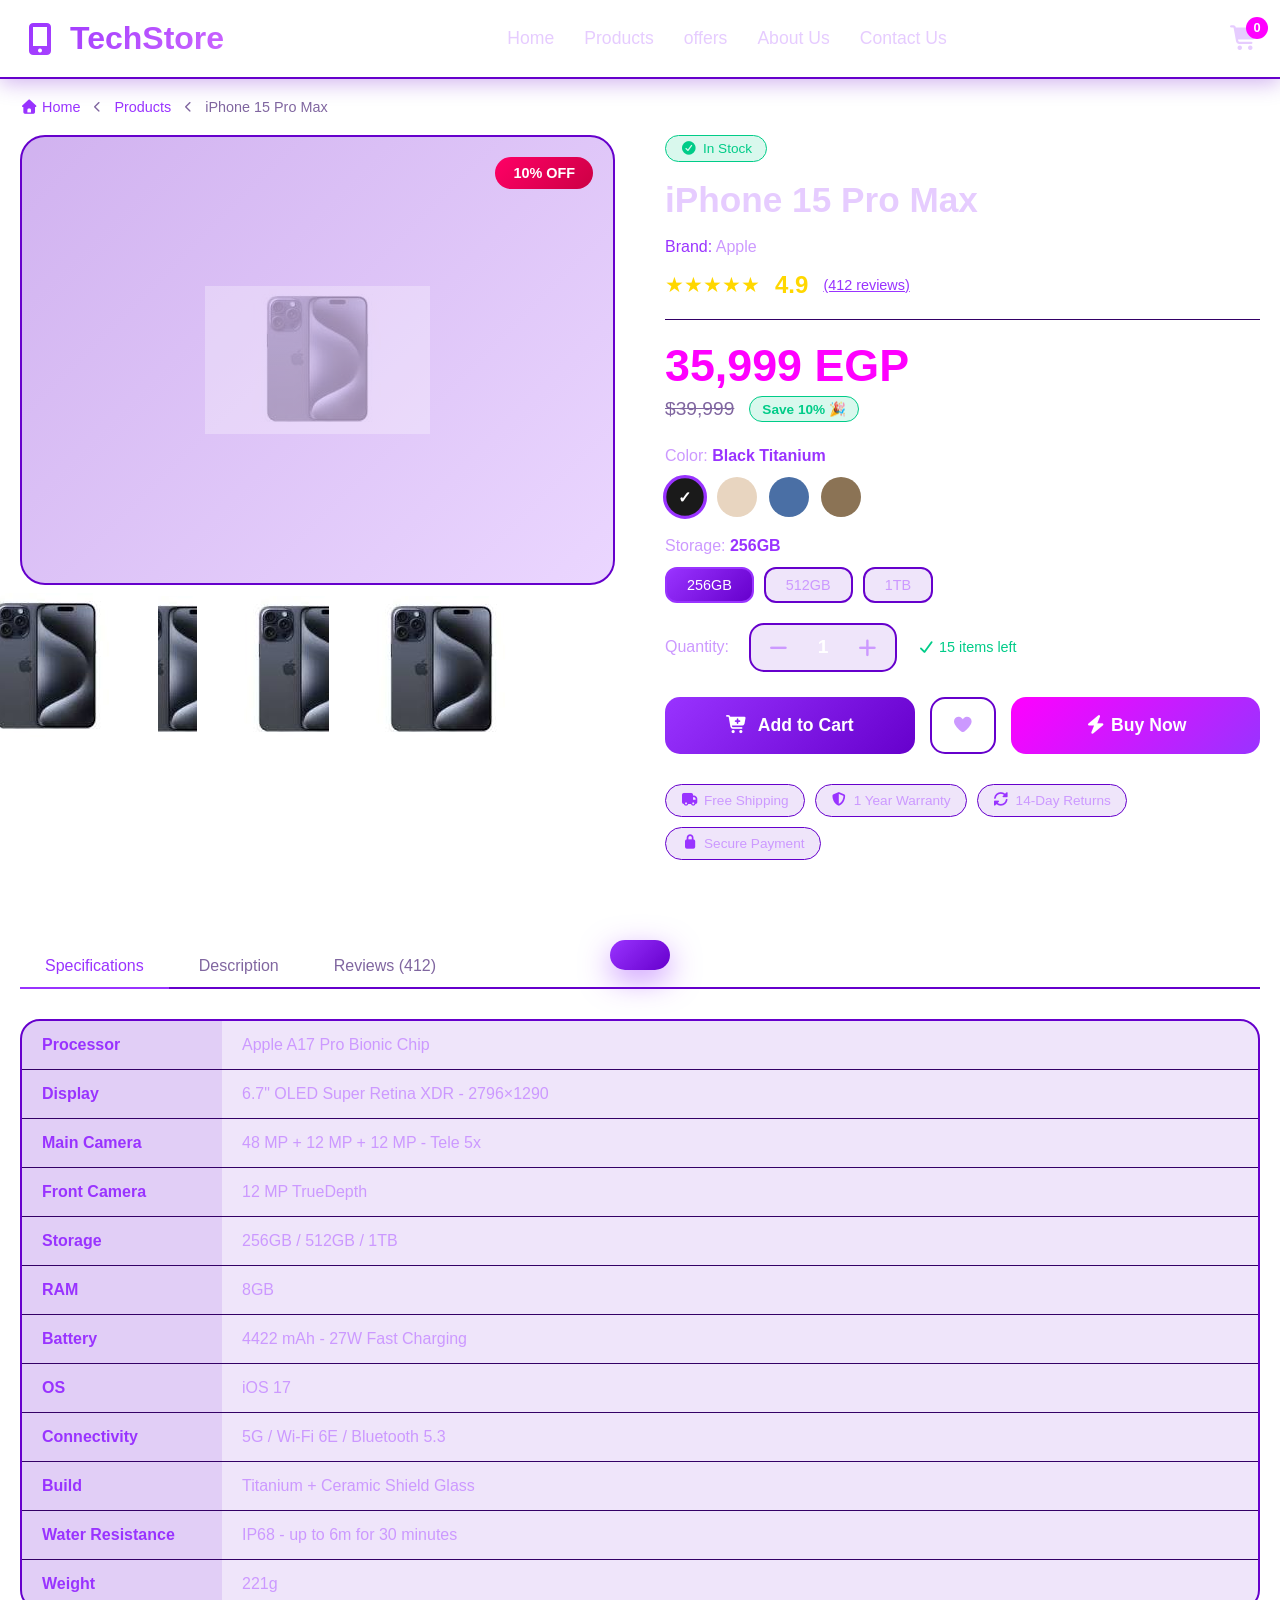
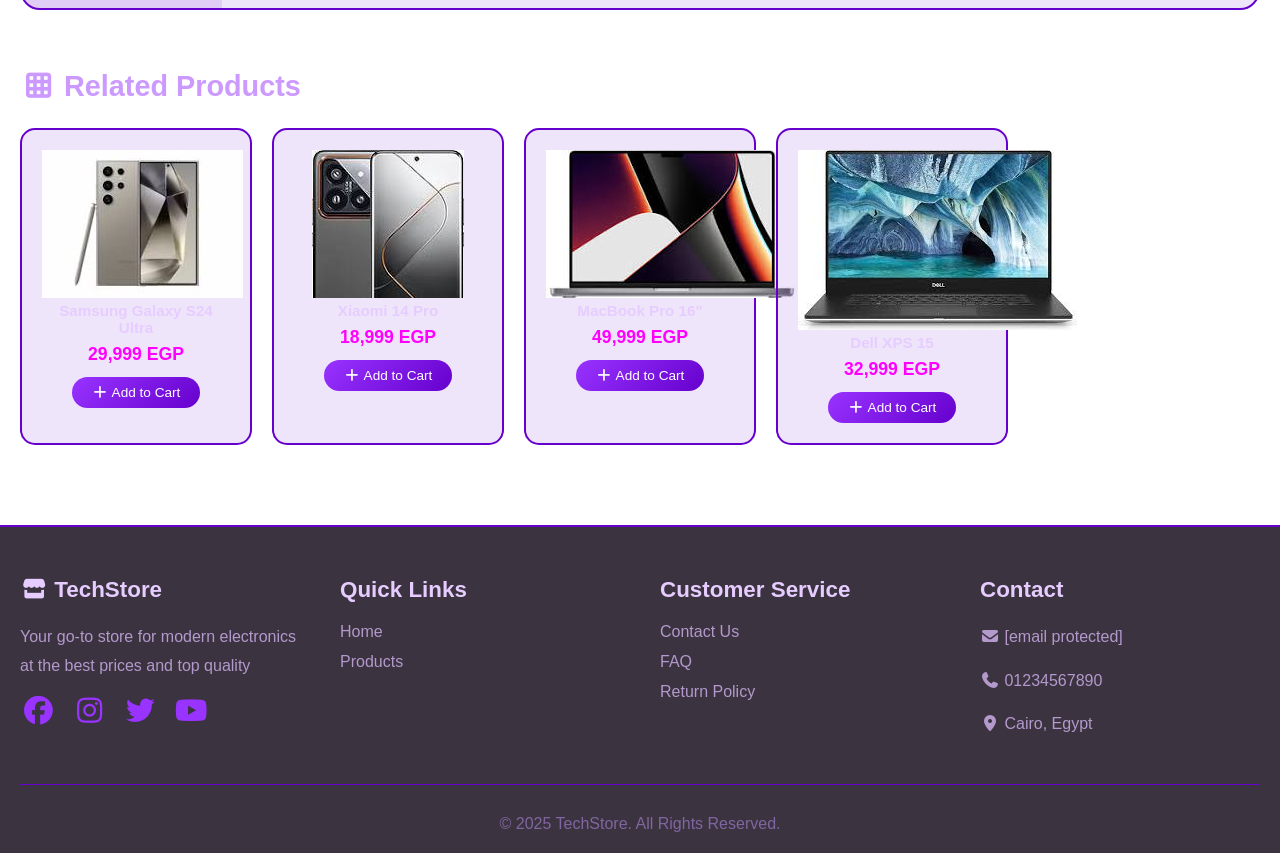
<file: productDetails.html>
<!DOCTYPE html>
<html lang="en" dir="ltr">

<head>
    <meta charset="UTF-8">
    <meta name="viewport" content="width=device-width, initial-scale=1.0">
    <title>Product Details - TechStore</title>
    <link rel="stylesheet" href="./css/all.min.css">
    <link rel="stylesheet" href="./css/productDetails.css">
</head>
<body>
 
<!-- Header -->
<header class="header">
    <div class="nav-container">
        <a href="index.html" class="logo"><i class="fas fa-mobile-alt"></i> TechStore</a>
        <ul class="nav-links">
            <li><a href="index.html">Home</a></li>
            <li><a href="products.html">Products</a></li>
            <li><a href="./products.html">offers</a></li>
            <li><a href="./aboutUs.html">About Us</a></li>
            <li><a href="./contactUs.html">Contact Us</a></li>
        </ul>
        <div class="nav-actions">
            <div class="cart-icon" onclick="window.location.href='cart.html'">
                <i class="fas fa-shopping-cart"></i>
                <span class="cart-count" id="cartCount">0</span>
            </div>
        </div>
    </div>
</header>
 
<!-- Breadcrumb -->
<div class="breadcrumb">
    <a href="index.html"><i class="fas fa-home"></i> Home</a>
    <i class="fas fa-chevron-left" style="font-size:0.7rem"></i>
    <a href="products.html">Products</a>
    <i class="fas fa-chevron-left" style="font-size:0.7rem"></i>
    <span id="breadcrumbName">Product Details</span>
</div>
 
<!-- Product Layout -->
<div class="product-layout">
 
    <!-- Gallery -->
    <div class="product-gallery">
        <div class="main-image" id="mainImage">
            <span class="badge-main" id="badgeMain">10% OFF</span>
            <img id="mainImg" src="" alt="" onerror="this.style.opacity='0.3'">
        </div>
        <div class="thumbnails" id="thumbs">
            <div class="thumb active" onclick="selectThumb(this, 0)"><img id="thumb0" src="" alt=""></div>
            <div class="thumb" onclick="selectThumb(this, 1)"><img id="thumb1" src="" alt=""></div>
            <div class="thumb" onclick="selectThumb(this, 2)"><img id="thumb2" src="" alt=""></div>
            <div class="thumb" onclick="selectThumb(this, 3)"><img id="thumb3" src="" alt=""></div>
        </div>
    </div>
 
    <!-- Info -->
    <div class="product-info" id="productInfo">
        <div class="info-badge"><i class="fas fa-check-circle"></i> In Stock</div>
        <h1 class="product-title" id="productTitle">iPhone 15 Pro Max</h1>
        <p class="product-brand">Brand: <span>Apple</span></p>
 
        <div class="rating-section">
            <span class="stars-big">★★★★★</span>
            <span class="rating-num">4.9</span>
            <span class="reviews-link" onclick="switchTab('reviews')">(412 reviews)</span>
        </div>
 
        <div class="price-section">
            <div class="price-main" id="currentPrice">$35,999</div>
            <div class="price-details">
                <span class="price-old">$39,999</span>
                <span class="price-save">Save 10% 🎉</span>
            </div>
        </div>
 
        <!-- Color -->
        <div class="option-section">
            <p class="option-label">Color: <span id="selectedColor">Black Titanium</span></p>
            <div class="color-options">
                <div class="color-btn active" style="background:#1a1a1a" onclick="selectColor(this,'Black Titanium')" title="Black Titanium"></div>
                <div class="color-btn" style="background:#e8d5c0" onclick="selectColor(this,'White Titanium')" title="White Titanium"></div>
                <div class="color-btn" style="background:#4a6fa5" onclick="selectColor(this,'Blue Titanium')" title="Blue Titanium"></div>
                <div class="color-btn" style="background:#8b7355" onclick="selectColor(this,'Natural Titanium')" title="Natural Titanium"></div>
            </div>
        </div>
 
        <!-- Storage -->
        <div class="option-section">
            <p class="option-label">Storage: <span id="selectedStorage">256GB</span></p>
            <div class="storage-options">
                <button class="storage-btn active" onclick="selectStorage(this,'256GB')">256GB</button>
                <button class="storage-btn" onclick="selectStorage(this,'512GB')">512GB</button>
                <button class="storage-btn" onclick="selectStorage(this,'1TB')">1TB</button>
            </div>
        </div>
 
        <!-- Quantity -->
        <div class="qty-section">
            <span class="qty-label">Quantity:</span>
            <div class="qty-control">
                <button class="qty-btn" onclick="changeQty(-1)"><i class="fas fa-minus"></i></button>
                <span class="qty-val" id="qtyVal">1</span>
                <button class="qty-btn" onclick="changeQty(1)"><i class="fas fa-plus"></i></button>
            </div>
            <span class="stock-info"><i class="fas fa-check"></i> 15 items left</span>
        </div>
 
        <!-- Buttons -->
        <div class="action-buttons">
            <button class="btn-cart-main" onclick="addToCart()"><i class="fas fa-cart-plus"></i> Add to Cart</button>
            <button class="btn-wishlist" id="wishlistBtn" onclick="toggleWishlist()"><i class="fas fa-heart"></i></button>
            <button class="btn-buy-now" onclick="buyNow()"><i class="fas fa-bolt"></i> Buy Now</button>
        </div>
 
        <!-- Feature Tags -->
        <div class="feature-tags">
            <span class="feat-tag"><i class="fas fa-truck"></i> Free Shipping</span>
            <span class="feat-tag"><i class="fas fa-shield-alt"></i> 1 Year Warranty</span>
            <span class="feat-tag"><i class="fas fa-sync-alt"></i> 14-Day Returns</span>
            <span class="feat-tag"><i class="fas fa-lock"></i> Secure Payment</span>
        </div>
    </div>
</div>
 
<!-- Detail Tabs -->
<div class="detail-tabs">
    <div class="tab-nav">
        <button class="tab-nav-btn active" onclick="switchTab('specs')">Specifications</button>
        <button class="tab-nav-btn" onclick="switchTab('desc')">Description</button>
        <button class="tab-nav-btn" onclick="switchTab('reviews')">Reviews (412)</button>
    </div>
 
    <!-- Specs Tab -->
    <div class="tab-panel active" id="tab-specs">
        <div class="specs-table">
            <div class="spec-row"><div class="spec-key">Processor</div><div class="spec-val">Apple A17 Pro Bionic Chip</div></div>
            <div class="spec-row"><div class="spec-key">Display</div><div class="spec-val">6.7" OLED Super Retina XDR - 2796×1290</div></div>
            <div class="spec-row"><div class="spec-key">Main Camera</div><div class="spec-val">48 MP + 12 MP + 12 MP - Tele 5x</div></div>
            <div class="spec-row"><div class="spec-key">Front Camera</div><div class="spec-val">12 MP TrueDepth</div></div>
            <div class="spec-row"><div class="spec-key">Storage</div><div class="spec-val">256GB / 512GB / 1TB</div></div>
            <div class="spec-row"><div class="spec-key">RAM</div><div class="spec-val">8GB</div></div>
            <div class="spec-row"><div class="spec-key">Battery</div><div class="spec-val">4422 mAh - 27W Fast Charging</div></div>
            <div class="spec-row"><div class="spec-key">OS</div><div class="spec-val">iOS 17</div></div>
            <div class="spec-row"><div class="spec-key">Connectivity</div><div class="spec-val">5G / Wi-Fi 6E / Bluetooth 5.3</div></div>
            <div class="spec-row"><div class="spec-key">Build</div><div class="spec-val">Titanium + Ceramic Shield Glass</div></div>
            <div class="spec-row"><div class="spec-key">Water Resistance</div><div class="spec-val">IP68 - up to 6m for 30 minutes</div></div>
            <div class="spec-row"><div class="spec-key">Weight</div><div class="spec-val">221g</div></div>
        </div>
    </div>
 
    <!-- Description Tab -->
    <div class="tab-panel" id="tab-desc">
        <div class="description">
            <h3><i class="fas fa-star" style="color:#9933ff"></i> About this Product</h3>
            <p>The iPhone 15 Pro Max is the most powerful iPhone ever released. Made from durable and lightweight aerospace titanium, it’s the strongest iPhone in history.</p>
            <h3>🔥 Key Features</h3>
            <div class="desc-feature"><i class="fas fa-microchip"></i><span>A17 Pro Bionic 3nm chip – fastest smartphone processor of 2023</span></div>
            <div class="desc-feature"><i class="fas fa-camera"></i><span>5x Telephoto optical zoom for the first time in iPhone history, capturing distant moments clearly</span></div>
            <div class="desc-feature"><i class="fas fa-usb"></i><span>New USB-C port with USB 3 speeds, up to 10 Gbps transfer</span></div>
            <div class="desc-feature"><i class="fas fa-gamepad"></i><span>Supports AAA games directly like Resident Evil 4 & Assassin's Creed Mirage</span></div>
            <div class="desc-feature"><i class="fas fa-film"></i><span>10-bit Log video recording for pros, with Apple ProRes support</span></div>
            <div class="desc-feature"><i class="fas fa-shield-alt"></i><span>IP68 water & dust resistant with toughest Ceramic Shield glass</span></div>
            <h3>📦 Box Contents</h3>
            <div class="desc-feature"><i class="fas fa-check"></i><span>iPhone 15 Pro Max</span></div>
            <div class="desc-feature"><i class="fas fa-check"></i><span>USB-C Cable (1m)</span></div>
            <div class="desc-feature"><i class="fas fa-check"></i><span>Apple Documentation & Warranty</span></div>
        </div>
    </div>
 
    <!-- Reviews Tab -->
    <div class="tab-panel" id="tab-reviews">
        <div class="reviews-summary">
            <div class="rating-big">
                <div class="num">4.9</div>
                <div class="stars">★★★★★</div>
                <div class="count">from 412 reviews</div>
            </div>
            <div class="rating-bars">
                <div class="bar-row"><span class="bar-label">5 ★</span><div class="bar-track"><div class="bar-fill" style="width:82%"></div></div><span class="bar-count">338</span></div>
                <div class="bar-row"><span class="bar-label">4 ★</span><div class="bar-track"><div class="bar-fill" style="width:12%"></div></div><span class="bar-count">49</span></div>
                <div class="bar-row"><span class="bar-label">3 ★</span><div class="bar-track"><div class="bar-fill" style="width:4%"></div></div><span class="bar-count">16</span></div>
                <div class="bar-row"><span class="bar-label">2 ★</span><div class="bar-track"><div class="bar-fill" style="width:1%"></div></div><span class="bar-count">4</span></div>
                <div class="bar-row"><span class="bar-label">1 ★</span><div class="bar-track"><div class="bar-fill" style="width:1%"></div></div><span class="bar-count">5</span></div>
            </div>
        </div>
 
        <div class="review-card">
            <div class="review-header">
                <div class="reviewer">
                    <div class="reviewer-avatar">A</div>
                    <div><div class="reviewer-name">Ahmed Mohamed</div><div class="review-date">3 days ago</div></div>
                </div>
                <div class="review-stars">★★★★★</div>
            </div>
            <p class="review-text">Amazing device! The camera is unreal and performance is insane. Used it while traveling and night shots blew me away. Totally worth every penny.</p>
            <div class="review-helpful">Was this helpful? <span>Yes (24)</span> · <span>No (2)</span></div>
        </div>
        <div class="review-card">
            <div class="review-header">
                <div class="reviewer">
                    <div class="reviewer-avatar" style="background:linear-gradient(135deg,#ff00ff,#9933ff)">S</div>
                    <div><div class="reviewer-name">Sara Ali</div><div class="review-date">1 week ago</div></div>
                </div>
                <div class="review-stars">★★★★★</div>
            </div>
            <p class="review-text">Best phone I’ve ever bought. The display is super crisp and colors pop. Battery lasts all day even with heavy usage. Delivery was super fast.</p>
            <div class="review-helpful">Was this helpful? <span>Yes (18)</span> · <span>No (1)</span></div>
        </div>
        <div class="review-card">
            <div class="review-header">
                <div class="reviewer">
                    <div class="reviewer-avatar" style="background:linear-gradient(135deg,#00cc88,#009966)">M</div>
                    <div><div class="reviewer-name">Mahmoud Hassan</div><div class="review-date">2 weeks ago</div></div>
                </div>
                <div class="review-stars">★★★★☆</div>
            </div>
            <p class="review-text">Great phone but a bit pricey. The processor never lags, even in heavy games. Camera exceeded my expectations.</p>
            <div class="review-helpful">Was this helpful? <span>Yes (11)</span> · <span>No (3)</span></div>
        </div>
    </div>
</div>
 
<!-- Related Products -->
<div class="related">
    <h2><i class="fas fa-th"></i> Related Products</h2>
    <div class="related-grid" id="relatedGrid"></div>
</div>
 
<!-- Footer -->
<footer class="footer">
    <div class="footer-container">
        <div class="footer-section">
            <h3><i class="fas fa-store"></i> TechStore</h3>
            <p>Your go-to store for modern electronics at the best prices and top quality</p>
            <div class="social-links">
                <a href="#"><i class="fab fa-facebook"></i></a>
                <a href="#"><i class="fab fa-instagram"></i></a>
                <a href="#"><i class="fab fa-twitter"></i></a>
                <a href="#"><i class="fab fa-youtube"></i></a>
            </div>
        </div>
        <div class="footer-section">
            <h3>Quick Links</h3>
            <ul><li><a href="index.html">Home</a></li><li><a href="products.html">Products</a></li></ul>
        </div>
        <div class="footer-section">
            <h3>Customer Service</h3>
            <ul><li><a href="#">Contact Us</a></li><li><a href="#">FAQ</a></li><li><a href="#">Return Policy</a></li></ul>
        </div>
        <div class="footer-section">
            <h3>Contact</h3>
            <p><i class="fas fa-envelope"></i> <a href="#">[email protected]</a></p>
            <p><i class="fas fa-phone"></i> 01234567890</p>
            <p><i class="fas fa-map-marker-alt"></i> Cairo, Egypt</p>
        </div>
    </div>
    <div class="footer-bottom"><p>© 2025 TechStore. All Rights Reserved.</p></div>
</footer>
 
<div class="toast" id="toast"></div>
<script src="./js/productDetails.js"></script>
</body>
</html>
</file>
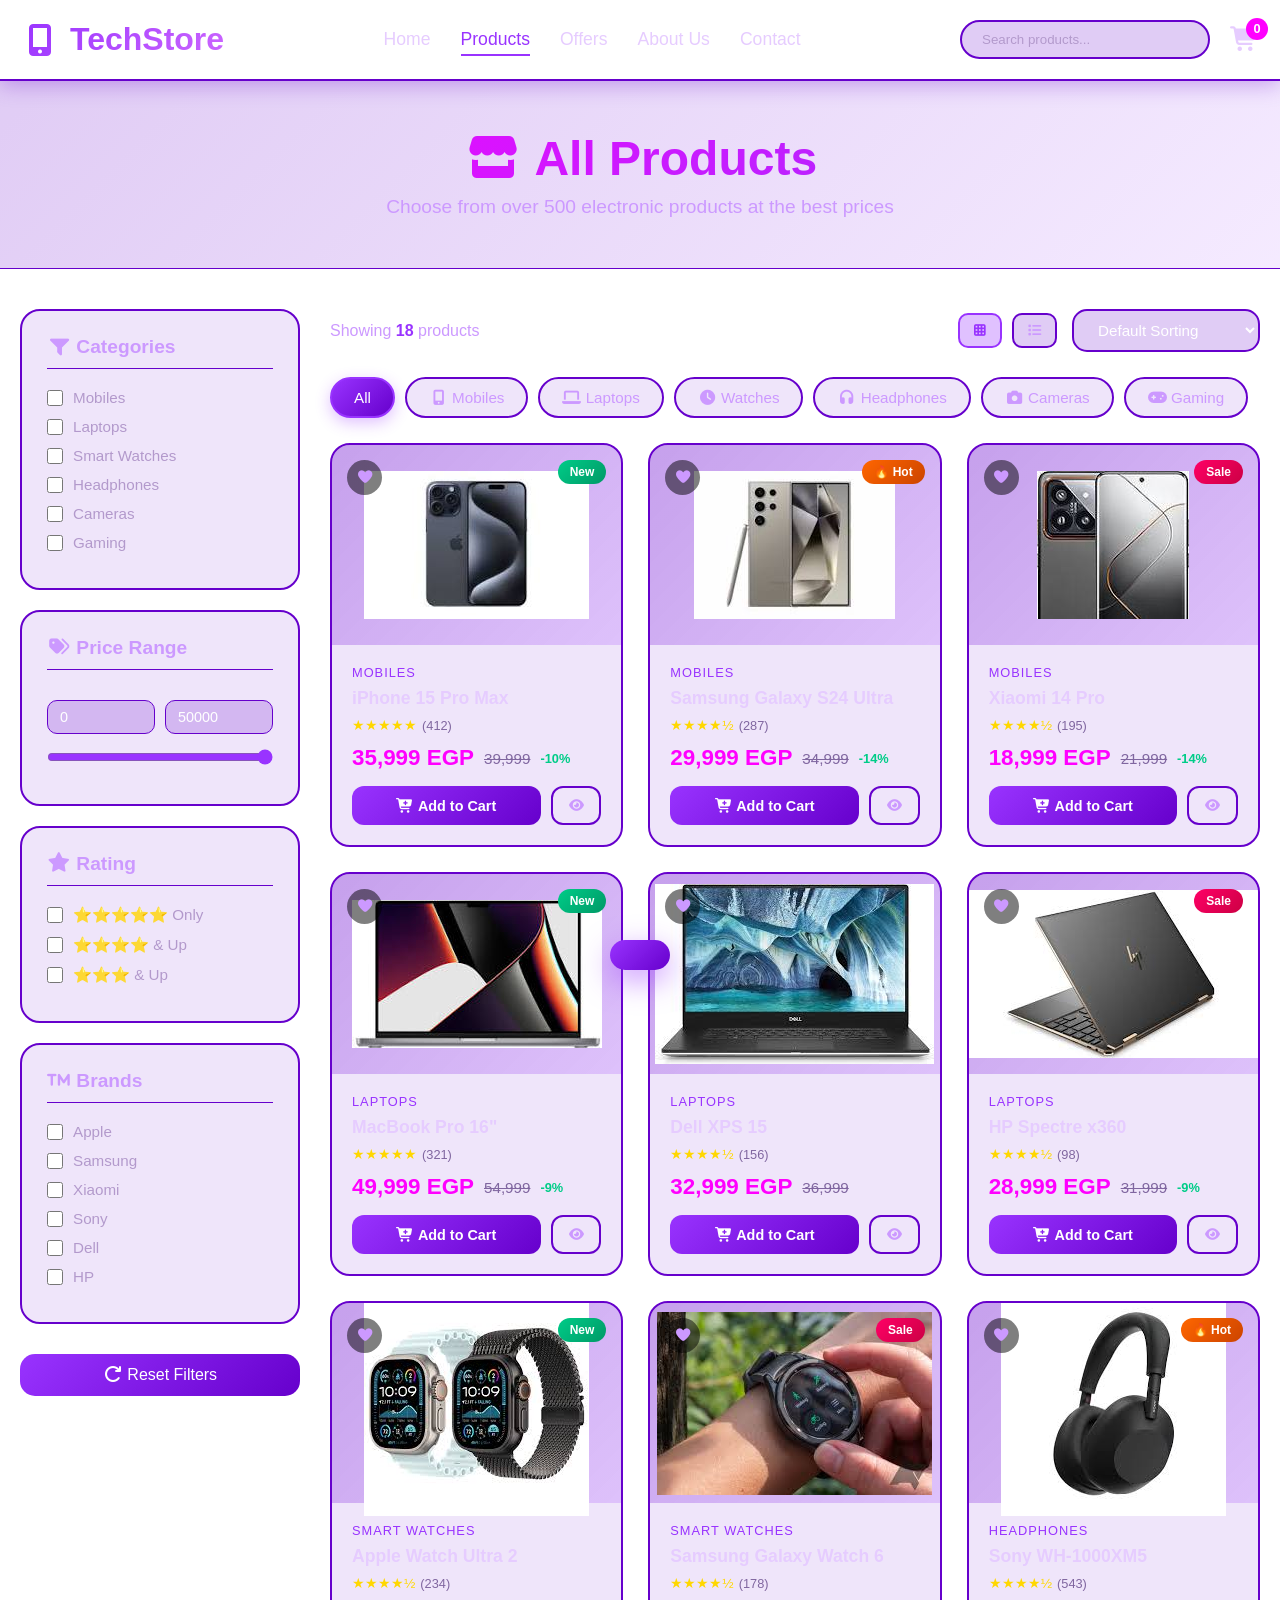
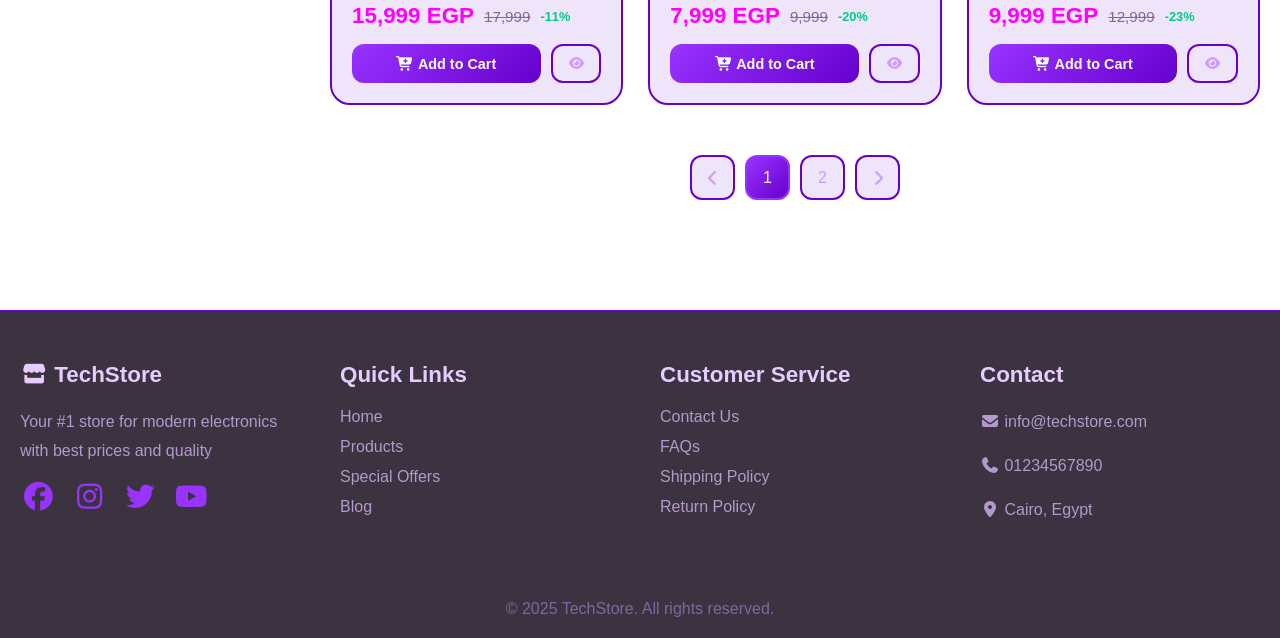
<file: products.html>
<!DOCTYPE html>
<html lang="en" dir="ltr">

<head>
    <meta charset="UTF-8">
    <meta name="viewport" content="width=device-width, initial-scale=1.0">
    <title>Products - TechStore</title>
    <link rel="stylesheet" href="./css/products.css">
    <link rel="stylesheet" href="./css/all.min.css">
</head>

<body>

    <!-- Header -->
    <header class="header">
        <div class="nav-container">
            <a href="index.html" class="logo">
                <i class="fas fa-mobile-alt"></i> TechStore
            </a>
            <ul class="nav-links">
                <li><a href="index.html">Home</a></li>
                <li><a href="./products.html" class="active">Products</a></li>
                <li><a href="./products.html">Offers</a></li>
                <li><a href="./aboutUs.html">About Us</a></li>
                <li><a href="./contactUs.html">Contact</a></li>
            </ul>
            <div class="nav-actions">
                <div class="search-box">
                    <input type="text" placeholder="Search products..." id="searchInput" oninput="filterProducts()">
                </div>
                <div class="cart-icon" onclick="window.location.href='cart.html'">
                    <i class="fas fa-shopping-cart"></i>
                    <span class="cart-count" id="cartCount">0</span>
                </div>
            </div>
        </div>
    </header>

    <!-- Page Hero -->
    <div class="page-hero">
        <h1><i class="fas fa-store"></i> All Products</h1>
        <p>Choose from over 500 electronic products at the best prices</p>
    </div>

    <!-- Main Layout -->
    <div class="products-layout">

        <!-- Sidebar -->
        <aside class="sidebar">
            <div class="filter-box">
                <h3><i class="fas fa-filter"></i> Categories</h3>
                <div class="filter-option"><input type="checkbox" id="cat1" onchange="filterProducts()"><label for="cat1">Mobiles</label></div>
                <div class="filter-option"><input type="checkbox" id="cat2" onchange="filterProducts()"><label for="cat2">Laptops</label></div>
                <div class="filter-option"><input type="checkbox" id="cat3" onchange="filterProducts()"><label for="cat3">Smart Watches</label></div>
                <div class="filter-option"><input type="checkbox" id="cat4" onchange="filterProducts()"><label for="cat4">Headphones</label></div>
                <div class="filter-option"><input type="checkbox" id="cat5" onchange="filterProducts()"><label for="cat5">Cameras</label></div>
                <div class="filter-option"><input type="checkbox" id="cat6" onchange="filterProducts()"><label for="cat6">Gaming</label></div>
            </div>

            <div class="filter-box">
                <h3><i class="fas fa-tags"></i> Price Range</h3>
                <div class="price-range">
                    <div class="price-inputs">
                        <input type="number" id="minPrice" placeholder="Min" min="0" value="0" oninput="filterProducts()">
                        <input type="number" id="maxPrice" placeholder="Max" min="0" value="50000" oninput="filterProducts()">
                    </div>
                    <input type="range" id="priceRange" min="0" max="50000" value="50000" oninput="document.getElementById('maxPrice').value=this.value; filterProducts()">
                </div>
            </div>

            <div class="filter-box">
                <h3><i class="fas fa-star"></i> Rating</h3>
                <div class="filter-option"><input type="checkbox" id="r5" onchange="filterProducts()"><label for="r5">⭐⭐⭐⭐⭐ Only</label></div>
                <div class="filter-option"><input type="checkbox" id="r4" onchange="filterProducts()"><label for="r4">⭐⭐⭐⭐ & Up</label></div>
                <div class="filter-option"><input type="checkbox" id="r3" onchange="filterProducts()"><label for="r3">⭐⭐⭐ & Up</label></div>
            </div>

            <div class="filter-box">
                <h3><i class="fas fa-trademark"></i> Brands</h3>
                <div class="filter-option"><input type="checkbox" id="bApple" onchange="filterProducts()"><label for="bApple">Apple</label></div>
                <div class="filter-option"><input type="checkbox" id="bSamsung" onchange="filterProducts()"><label for="bSamsung">Samsung</label></div>
                <div class="filter-option"><input type="checkbox" id="bXiaomi" onchange="filterProducts()"><label for="bXiaomi">Xiaomi</label></div>
                <div class="filter-option"><input type="checkbox" id="bSony" onchange="filterProducts()"><label for="bSony">Sony</label></div>
                <div class="filter-option"><input type="checkbox" id="bDell" onchange="filterProducts()"><label for="bDell">Dell</label></div>
                <div class="filter-option"><input type="checkbox" id="bHP" onchange="filterProducts()"><label for="bHP">HP</label></div>
            </div>

            <button class="apply-filter" onclick="resetFilters()">
                <i class="fas fa-redo"></i> Reset Filters
            </button>
        </aside>

        <!-- Products Area -->
        <main class="products-area">
            <div class="products-toolbar">
                <p class="results-count">Showing <span id="productCount">18</span> products</p>
                <div style="display:flex;gap:15px;align-items:center;flex-wrap:wrap;">
                    <div class="view-toggle">
                        <button class="view-btn active" onclick="setView('grid',this)" title="Grid View"><i class="fas fa-th"></i></button>
                        <button class="view-btn" onclick="setView('list',this)" title="List View"><i class="fas fa-list"></i></button>
                    </div>
                    <select class="sort-select" id="sortSelect" onchange="filterProducts()">
                        <option value="default">Default Sorting</option>
                        <option value="price-asc">Price: Low to High</option>
                        <option value="price-desc">Price: High to Low</option>
                        <option value="rating">Top Rated</option>
                        <option value="newest">Newest</option>
                    </select>
                </div>
            </div>

            <div class="category-tabs" id="categoryTabs">
                <button class="tab-btn active" onclick="setCategory('all',this)">All</button>
                <button class="tab-btn" onclick="setCategory('Mobiles',this)"><i class="fas fa-mobile-alt"></i> Mobiles</button>
                <button class="tab-btn" onclick="setCategory('Laptops',this)"><i class="fas fa-laptop"></i> Laptops</button>
                <button class="tab-btn" onclick="setCategory('Smart Watches',this)"><i class="fas fa-clock"></i> Watches</button>
                <button class="tab-btn" onclick="setCategory('Headphones',this)"><i class="fas fa-headphones"></i> Headphones</button>
                <button class="tab-btn" onclick="setCategory('Cameras',this)"><i class="fas fa-camera"></i> Cameras</button>
                <button class="tab-btn" onclick="setCategory('Gaming',this)"><i class="fas fa-gamepad"></i> Gaming</button>
            </div>

            <div class="products-grid" id="productsGrid"></div>

            <div class="pagination" id="pagination">
                <button class="page-btn" onclick="changePage(-1)"><i class="fas fa-chevron-left"></i></button>
                <button class="page-btn active" id="page1">1</button>
                <button class="page-btn" id="page2">2</button>
                <button class="page-btn" id="page3">3</button>
                <button class="page-btn" onclick="changePage(1)"><i class="fas fa-chevron-right"></i></button>
            </div>
        </main>
    </div>

    <!-- Footer -->
    <footer class="footer">
        <div class="footer-container">
            <div class="footer-section">
                <h3><i class="fas fa-store"></i> TechStore</h3>
                <p>Your #1 store for modern electronics with best prices and quality</p>
                <div class="social-links">
                    <a href="#"><i class="fab fa-facebook"></i></a>
                    <a href="#"><i class="fab fa-instagram"></i></a>
                    <a href="#"><i class="fab fa-twitter"></i></a>
                    <a href="#"><i class="fab fa-youtube"></i></a>
                </div>
            </div>
            <div class="footer-section">
                <h3>Quick Links</h3>
                <ul>
                    <li><a href="index.html">Home</a></li>
                    <li><a href="products.html">Products</a></li>
                    <li><a href="#">Special Offers</a></li>
                    <li><a href="#">Blog</a></li>
                </ul>
            </div>
            <div class="footer-section">
                <h3>Customer Service</h3>
                <ul>
                    <li><a href="#">Contact Us</a></li>
                    <li><a href="#">FAQs</a></li>
                    <li><a href="#">Shipping Policy</a></li>
                    <li><a href="#">Return Policy</a></li>
                </ul>
            </div>
            <div class="footer-section">
                <h3>Contact</h3>
                <p><i class="fas fa-envelope"></i> info@techstore.com</p>
                <p><i class="fas fa-phone"></i> 01234567890</p>
                <p><i class="fas fa-map-marker-alt"></i> Cairo, Egypt</p>
            </div>
        </div>
        <div class="footer-bottom">
            <p>© 2025 TechStore. All rights reserved.</p>
        </div>
    </footer>

    <div class="toast" id="toast"></div>

    <script src="./js/products.js"></script>
</body>
</html>
</file>
<file: css/style.css>
* {
            margin: 0;
            padding: 0;
            box-sizing: border-box;
        }

        body {
            font-family: 'Segoe UI', Tahoma, Geneva, Verdana, sans-serif;
            /* background: #000000; */
            color: white;
            min-height: 100vh;
        }

        /* Header */
        .header {
            /* background: rgba(0, 0, 0, 0.95); */
            backdrop-filter: blur(10px);
            padding: 20px 0;
            position: sticky;
            top: 0;
            z-index: 1000;
            border-bottom: 2px solid #6600cc;
            box-shadow: 0 4px 20px rgba(102, 0, 204, 0.3);
        }

        .nav-container {
            max-width: 1400px;
            margin: 0 auto;
            padding: 0 20px;
            display: flex;
            justify-content: space-between;
            align-items: center;
            flex-wrap: wrap;
            gap: 20px;
        }

        .logo {
            font-size: 2rem;
            font-weight: bold;
            background: linear-gradient(135deg, #9933ff, #cc66ff);
            -webkit-background-clip: text;
            -webkit-text-fill-color: transparent;
            background-clip: text;
            display: flex;
            align-items: center;
            gap: 10px;
        }

        .nav-links {
            display: flex;
            gap: 30px;
            list-style: none;
        }

        .nav-links a {
            color: #e6ccff;
            text-decoration: none;
            font-size: 1.1rem;
            transition: all 0.3s ease;
            padding: 5px 0;
            border-bottom: 2px solid transparent;
        }

        .nav-links a:hover,
        .nav-links a.active {
            color: #9933ff;
            border-bottom-color: #9933ff;
        }

        .nav-actions {
            display: flex;
            gap: 20px;
            align-items: center;
        }

        .search-box {
            position: relative;
        }

        .search-box input {
            padding: 10px 40px 10px 20px;
            background: rgba(102, 0, 204, 0.2);
            border: 2px solid #6600cc;
            border-radius: 25px;
            color: white;
            width: 250px;
            transition: all 0.3s ease;
        }

        .search-box input:focus {
            outline: none;
            border-color: #9933ff;
            width: 300px;
        }

        .search-box input::placeholder {
            color: #b399cc;
        }

        .cart-icon {
            position: relative;
            cursor: pointer;
            font-size: 1.5rem;
            transition: transform 0.3s ease;
            color: #e6ccff;
        }

        .cart-icon:hover {
            transform: scale(1.1);
        }

        .cart-count {
            position: absolute;
            top: -8px;
            right: -8px;
            background: #ff00ff;
            color: white;
            border-radius: 50%;
            width: 22px;
            height: 22px;
            display: flex;
            align-items: center;
            justify-content: center;
            font-size: 0.8rem;
            font-weight: bold;
        }

        .login-btn {
            padding: 10px 25px;
            background: linear-gradient(135deg, #9933ff, #6600cc);
            border: none;
            border-radius: 25px;
            color: white;
            font-size: 1rem;
            cursor: pointer;
            transition: all 0.3s ease;
        }

        .login-btn:hover {
            transform: scale(1.05);
            box-shadow: 0 5px 20px rgba(153, 51, 255, 0.5);
        }

        /* Hero Section */
        .hero {
            max-width: 1400px;
            margin: 0 auto;
            padding: 80px 20px;
            text-align: center;
            /* background: linear-gradient(135deg, rgba(102, 0, 204, 0.1), rgba(153, 51, 255, 0.05)); */
            border-radius: 20px;
            margin-top: 20px;
        }

        .hero h1 {
            font-size: 4rem;
            margin-bottom: 20px;
            background: linear-gradient(135deg, #ff00ff, #9933ff, #6600cc);
            -webkit-background-clip: text;
            -webkit-text-fill-color: transparent;
            background-clip: text;
            animation: fadeInDown 1s ease;
        }

        .hero p {
            font-size: 1.5rem;
            color: #cc99ff;
            margin-bottom: 40px;
            animation: fadeInUp 1s ease;
        }

        .hero-buttons {
            display: flex;
            gap: 20px;
            justify-content: center;
            flex-wrap: wrap;
        }

        .btn-primary {
            padding: 15px 40px;
            background: linear-gradient(135deg, #9933ff, #6600cc);
            border: none;
            border-radius: 30px;
            color: white;
            font-size: 1.2rem;
            font-weight: bold;
            cursor: pointer;
            transition: all 0.3s ease;
            text-decoration: none;
            display: inline-block;
        }

        .btn-primary:hover {
            transform: translateY(-3px);
            box-shadow: 0 10px 30px rgba(153, 51, 255, 0.5);
        }

        .btn-secondary {
            padding: 15px 40px;
            background: transparent;
            border: 2px solid #9933ff;
            border-radius: 30px;
            color: #9933ff;
            font-size: 1.2rem;
            font-weight: bold;
            cursor: pointer;
            transition: all 0.3s ease;
            text-decoration: none;
            display: inline-block;
        }

        .btn-secondary:hover {
            background: rgba(153, 51, 255, 0.1);
            transform: translateY(-3px);
        }

        /* Categories Section */
        .categories {
            max-width: 1400px;
            margin: 80px auto;
            padding: 0 20px;
        }

        .section-title {
            font-size: 2.5rem;
            text-align: center;
            margin-bottom: 50px;
            color: #cc99ff;
        }

        .category-grid {
            display: grid;
            grid-template-columns: repeat(3, minmax(200px, 1fr));
            gap: 25px;
        }

        .category-card {
            background: rgba(102, 0, 204, 0.1);
            border: 2px solid #6600cc;
            border-radius: 20px;
            padding: 40px 20px;
            text-align: center;
            cursor: pointer;
            transition: all 0.3s ease;
            position: relative;
            overflow: hidden;
        }

        .category-card::before {
            content: '';
            position: absolute;
            top: 0;
            left: -100%;
            width: 100%;
            height: 100%;
            background: linear-gradient(90deg, transparent, rgba(153, 51, 255, 0.2), transparent);
            transition: left 0.5s ease;
        }

        .category-card:hover::before {
            left: 100%;
        }

        .category-card:hover {
            background: rgba(102, 0, 204, 0.2);
            transform: translateY(-10px);
            border-color: #9933ff;
            box-shadow: 0 15px 40px rgba(153, 51, 255, 0.3);
        }

        .category-icon {
            font-size: 4rem;
            margin-bottom: 20px;
        }

        .category-card h3 {
            font-size: 1.4rem;
            color: #cc99ff;
            margin-bottom: 10px;
        }

        .category-card p {
            color: #8066a0;
            font-size: 0.9rem;
        }

        /* Features */
        .features {
            max-width: 1400px;
            margin: 80px auto;
            padding: 60px 20px;
            background: linear-gradient(135deg, rgba(102, 0, 204, 0.15), rgba(153, 51, 255, 0.1));
            border-radius: 20px;
            border: 2px solid #6600cc;
        }

        .features-grid {
            display: grid;
            grid-template-columns: repeat(auto-fit, minmax(250px, 1fr));
            gap: 30px;
        }

        .feature-card {
            text-align: center;
            padding: 30px;
            background: #e6ccff;
            border-radius: 15px;
            transition: all 0.3s ease;
        }

        .feature-card:hover {
            transform: translateY(-5px);
            background: rgba(102, 0, 204, 0.2);
        }

        .feature-icon {
            font-size: 3.5rem;
            margin-bottom: 20px;
        }

        .feature-card h3 {
            font-size: 1.5rem;
            color: #cc99ff;
            margin-bottom: 15px;
        }

        .feature-card p {
            color: #8066a0;
            line-height: 1.6;
        }

        /* Stats */
        .stats {
            max-width: 1400px;
            margin: 80px auto;
            padding: 0 20px;
        }

        .stats-grid {
            display: grid;
            grid-template-columns: repeat(auto-fit, minmax(200px, 1fr));
            gap: 30px;
        }

        .stat-card {
            background: rgba(102, 0, 204, 0.1);
            border: 2px solid #6600cc;
            border-radius: 15px;
            padding: 40px 20px;
            text-align: center;
            transition: all 0.3s ease;
        }

        .stat-card:hover {
            background: rgba(102, 0, 204, 0.2);
            transform: scale(1.05);
        }

        .stat-card h2 {
            font-size: 3rem;
            color: #ff00ff;
            margin-bottom: 10px;
        }

        .stat-card p {
            font-size: 1.2rem;
            color: #cc99ff;
        }

        /* Brands Section */
        .brands {
            max-width: 1400px;
            margin: 80px auto;
            padding: 0 20px;
        }

        .brands-grid {
            display: grid;
            grid-template-columns: repeat(4, minmax(150px, 1fr));
            gap: 30px;
            margin-top: 40px;
        }

        .brand-card {
            background: rgba(102, 0, 204, 0.1);
            border: 2px solid #6600cc;
            border-radius: 15px;
            padding: 30px;
            display: flex;
            align-items: center;
            justify-content: center;
            font-size: 2rem;
            font-weight: bold;
            color: #9933ff;
            cursor: pointer;
            transition: all 0.3s ease;
        }

        .brand-card:hover {
            background: rgba(102, 0, 204, 0.2);
            transform: translateY(-5px);
            box-shadow: 0 10px 30px rgba(153, 51, 255, 0.3);
        }

        /* CTA */
        .cta {
            max-width: 1400px;
            margin: 80px auto;
            padding: 80px 20px;
            text-align: center;
            background: linear-gradient(135deg, rgba(102, 0, 204, 0.3), rgba(153, 51, 255, 0.2));
            border-radius: 20px;
            border: 2px solid #6600cc;
        }

        .cta h2 {
            font-size: 2.5rem;
            color: #cc99ff;
            margin-bottom: 20px;
        }

        .cta p {
            font-size: 1.3rem;
            color: #b399cc;
            margin-bottom: 30px;
        }

        /* Footer */
        .footer {
            /* background: rgba(0, 0, 0, 0.95); */
            border-top: 2px solid #6600cc;
            padding: 50px 20px 20px;
            margin-top: 80px;
        }

        .footer-container {
            max-width: 1400px;
            margin: 0 auto;
            display: grid;
            grid-template-columns: repeat(auto-fit, minmax(250px, 1fr));
            gap: 40px;
            margin-bottom: 30px;
        }

        .footer-section h3 {
            color: #e6ccff;
            margin-bottom: 20px;
            font-size: 1.4rem;
        }

        .footer-section p {
            color: #b399cc;
            line-height: 1.8;
            margin-bottom: 15px;
        }

        .footer-section ul {
            list-style: none;
        }

        .footer-section ul li {
            margin-bottom: 12px;
        }

        .footer-section a {
            color: #b399cc;
            text-decoration: none;
            transition: color 0.3s ease;
        }

        .footer-section a:hover {
            color: #9933ff;
        }

        .social-links {
            display: flex;
            gap: 15px;
            font-size: 1.8rem;
        }

        .social-links a {
            color: #9933ff;
            transition: transform 0.3s ease;
        }

        .social-links a:hover {
            transform: scale(1.2);
        }

        .footer-bottom {
            text-align: center;
            padding-top: 30px;
            border-top: 1px solid #6600cc;
            color: #8066a0;
        }

        /* Animations */
        @keyframes fadeInDown {
            from {
                opacity: 0;
                transform: translateY(-30px);
            }
            to {
                opacity: 1;
                transform: translateY(0);
            }
        }

        @keyframes fadeInUp {
            from {
                opacity: 0;
                transform: translateY(30px);
            }
            to {
                opacity: 1;
                transform: translateY(0);
            }
        }

        /* Responsive */
        @media (max-width: 768px) {
            .hero h1 {
                font-size: 2.5rem;
            }
            
            .hero p {
                font-size: 1.2rem;
            }
            
            .nav-links {
                display: none;
            }

            .search-box input {
                width: 150px;
            }

            .search-box input:focus {
                width: 200px;
            }
        }
</file>
<file: css/about-us.css>
* {
            margin: 0;
            padding: 0;
            box-sizing: border-box;
        }

        body {
            font-family: 'Segoe UI', Tahoma, Geneva, Verdana, sans-serif;
            /* background: #0a0010; */
            color: white;
            min-height: 100vh;
        }

        /* Header */
        .header {
            backdrop-filter: blur(10px);
            /* background: rgba(10, 0, 16, 0.95); */
            padding: 20px 0;
            position: sticky;
            top: 0;
            z-index: 1000;
            border-bottom: 2px solid #6600cc;
            box-shadow: 0 4px 20px rgba(102, 0, 204, 0.3);
        }

        .nav-container {
            max-width: 1400px;
            margin: 0 auto;
            padding: 0 20px;
            display: flex;
            justify-content: space-between;
            align-items: center;
            flex-wrap: wrap;
            gap: 20px;
        }

        .logo {
            font-size: 2rem;
            font-weight: bold;
            background: linear-gradient(135deg, #9933ff, #cc66ff);
            -webkit-background-clip: text;
            -webkit-text-fill-color: transparent;
            background-clip: text;
            display: flex;
            align-items: center;
            gap: 10px;
            text-decoration: none;
        }

        .nav-links {
            display: flex;
            gap: 30px;
            list-style: none;
        }

        .nav-links a {
            color: #e6ccff;
            text-decoration: none;
            font-size: 1.1rem;
            transition: all 0.3s;
            padding: 5px 0;
            border-bottom: 2px solid transparent;
        }

        .nav-links a:hover,
        .nav-links a.active {
            color: #9933ff;
            border-bottom-color: #9933ff;
        }

        .nav-actions {
            display: flex;
            gap: 20px;
            align-items: center;
        }

        .cart-icon {
            position: relative;
            cursor: pointer;
            font-size: 1.5rem;
            transition: transform 0.3s;
            color: #e6ccff;
        }

        .cart-icon:hover {
            transform: scale(1.1);
        }

        .cart-count {
            position: absolute;
            top: -8px;
            right: -8px;
            background: #ff00ff;
            color: white;
            border-radius: 50%;
            width: 22px;
            height: 22px;
            display: flex;
            align-items: center;
            justify-content: center;
            font-size: 0.8rem;
            font-weight: bold;
        }

        /* Hero */
        .about-hero {
            background: linear-gradient(135deg, rgba(102, 0, 204, 0.25), rgba(153, 51, 255, 0.1));
            padding: 100px 20px;
            text-align: center;
            position: relative;
            overflow: hidden;
            border-bottom: 1px solid #6600cc;
        }

        .about-hero::before {
            content: '';
            position: absolute;
            inset: 0;
            background: radial-gradient(ellipse at 50% 50%, rgba(153, 51, 255, 0.15) 0%, transparent 70%);
            pointer-events: none;
        }

        .about-hero h1 {
            font-size: 3.5rem;
            background: linear-gradient(135deg, #ff00ff, #9933ff, #cc66ff);
            -webkit-background-clip: text;
            -webkit-text-fill-color: transparent;
            background-clip: text;
            margin-bottom: 20px;
            animation: fadeDown .8s ease;
        }

        .about-hero p {
            font-size: 1.3rem;
            color: #cc99ff;
            max-width: 700px;
            margin: 0 auto;
            line-height: 1.8;
            animation: fadeUp .8s ease;
        }

        @keyframes fadeDown {
            from {
                opacity: 0;
                transform: translateY(-20px)
            }

            to {
                opacity: 1;
                transform: translateY(0)
            }
        }

        @keyframes fadeUp {
            from {
                opacity: 0;
                transform: translateY(20px)
            }

            to {
                opacity: 1;
                transform: translateY(0)
            }
        }

        /* Story */
        .story {
            max-width: 1200px;
            margin: 80px auto;
            padding: 0 20px;
            display: grid;
            grid-template-columns: 1fr 1fr;
            gap: 60px;
            align-items: center;
        }

        .story-text h2 {
            font-size: 2.2rem;
            color: #cc99ff;
            margin-bottom: 20px;
        }

        .story-text p {
            color: #b399cc;
            line-height: 1.9;
            font-size: 1.05rem;
            margin-bottom: 16px;
        }

        .story-visual {
            background: linear-gradient(135deg, rgba(102, 0, 204, 0.2), rgba(153, 51, 255, 0.1));
            border: 2px solid #6600cc;
            border-radius: 25px;
            padding: 50px;
            text-align: center;
            position: relative;
            overflow: hidden;
        }

        .story-visual::before {
            content: '';
            position: absolute;
            top: -50%;
            left: -50%;
            width: 200%;
            height: 200%;
            background: radial-gradient(circle, rgba(153, 51, 255, 0.1) 0%, transparent 60%);
            animation: pulse 4s ease-in-out infinite;
        }

        @keyframes pulse {

            0%,
            100% {
                transform: scale(1)
            }

            50% {
                transform: scale(1.05)
            }
        }

        .story-icon {
            font-size: 8rem;
            display: block;
            margin-bottom: 20px;
        }

        .story-visual h3 {
            font-size: 1.5rem;
            color: #e6ccff;
            margin-bottom: 10px;
        }

        .story-visual p {
            color: #9966cc;
            font-size: 1rem;
        }

        /* Values */
        .values {
            max-width: 1400px;
            margin: 80px auto;
            padding: 0 20px;
        }

        .values h2 {
            font-size: 2.5rem;
            text-align: center;
            color: #cc99ff;
            margin-bottom: 15px;
        }

        .values .subtitle {
            text-align: center;
            color: #8066a0;
            font-size: 1.1rem;
            margin-bottom: 50px;
        }

        .values-grid {
            display: grid;
            grid-template-columns: repeat(auto-fit, minmax(280px, 1fr));
            gap: 25px;
        }

        .value-card {
            background: rgba(102, 0, 204, 0.1);
            border: 2px solid #6600cc;
            border-radius: 20px;
            padding: 35px 25px;
            text-align: center;
            transition: all 0.3s;
            position: relative;
            overflow: hidden;
        }

        .value-card::before {
            content: '';
            position: absolute;
            bottom: 0;
            left: 0;
            width: 100%;
            height: 3px;
            background: linear-gradient(135deg, #9933ff, #ff00ff);
            transform: scaleX(0);
            transition: transform 0.3s;
            transform-origin: right;
        }

        .value-card:hover::before {
            transform: scaleX(1);
            transform-origin: left;
        }

        .value-card:hover {
            border-color: #9933ff;
            transform: translateY(-8px);
            box-shadow: 0 15px 40px rgba(153, 51, 255, 0.3);
        }

        .value-icon {
            width: 70px;
            height: 70px;
            background: linear-gradient(135deg, rgba(153, 51, 255, 0.3), rgba(102, 0, 204, 0.2));
            border-radius: 50%;
            display: flex;
            align-items: center;
            justify-content: center;
            margin: 0 auto 20px;
            font-size: 1.8rem;
            border: 2px solid #6600cc;
        }

        .value-card h3 {
            font-size: 1.3rem;
            color: #e6ccff;
            margin-bottom: 12px;
        }

        .value-card p {
            color: #8066a0;
            line-height: 1.7;
            font-size: 0.95rem;
        }

        /* Timeline */
        .timeline-section {
            max-width: 900px;
            margin: 80px auto;
            padding: 0 20px;
        }

        .timeline-section h2 {
            font-size: 2.5rem;
            text-align: center;
            color: #cc99ff;
            margin-bottom: 50px;
        }

        .timeline {
            position: relative;
        }

        .timeline::before {
            content: '';
            position: absolute;
            right: 50%;
            top: 0;
            bottom: 0;
            width: 2px;
            background: linear-gradient(to bottom, #6600cc, #9933ff, #ff00ff, #9933ff, #6600cc);
            transform: translateX(50%);
        }

        .timeline-item {
            display: grid;
            grid-template-columns: 1fr 50px 1fr;
            gap: 0;
            margin-bottom: 40px;
            align-items: center;
        }

        .timeline-content {
            background: rgba(102, 0, 204, 0.1);
            border: 2px solid #6600cc;
            border-radius: 15px;
            padding: 20px 25px;
            transition: all 0.3s;
        }

        .timeline-content:hover {
            border-color: #9933ff;
            box-shadow: 0 8px 25px rgba(153, 51, 255, 0.25);
        }

        .timeline-content h4 {
            color: #e6ccff;
            font-size: 1.1rem;
            margin-bottom: 8px;
        }

        .timeline-content p {
            color: #8066a0;
            font-size: 0.9rem;
            line-height: 1.6;
        }

        .timeline-item.right .timeline-content {
            grid-column: 3;
        }

        .timeline-item.left .timeline-content {
            grid-column: 1;
        }

        .timeline-item.right .empty {
            grid-column: 1;
        }

        .timeline-item.left .empty {
            grid-column: 3;
        }

        .timeline-dot {
            grid-column: 2;
            width: 40px;
            height: 40px;
            background: linear-gradient(135deg, #9933ff, #6600cc);
            border-radius: 50%;
            display: flex;
            align-items: center;
            justify-content: center;
            color: white;
            font-size: 0.8rem;
            font-weight: bold;
            border: 3px solid #0a0010;
            z-index: 1;
            margin: 0 auto;
            flex-shrink: 0;
        }

        /* Team */
        .team {
            max-width: 1400px;
            margin: 80px auto;
            padding: 0 20px;
        }

        .team h2 {
            font-size: 2.5rem;
            text-align: center;
            color: #cc99ff;
            margin-bottom: 15px;
        }

        .team .subtitle {
            text-align: center;
            color: #8066a0;
            font-size: 1.1rem;
            margin-bottom: 50px;
        }

        .team-grid {
            display: grid;
            grid-template-columns: repeat(auto-fit, minmax(240px, 1fr));
            gap: 25px;
        }

        .team-card {
            background: rgba(102, 0, 204, 0.1);
            border: 2px solid #6600cc;
            border-radius: 20px;
            padding: 30px 20px;
            text-align: center;
            transition: all 0.3s;
        }

        .team-card:hover {
            border-color: #9933ff;
            transform: translateY(-8px);
            box-shadow: 0 15px 40px rgba(153, 51, 255, 0.3);
        }

        .team-avatar {
            width: 90px;
            height: 90px;
            border-radius: 50%;
            margin: 0 auto 15px;
            display: flex;
            align-items: center;
            justify-content: center;
            font-size: 2.5rem;
            border: 3px solid #6600cc;
        }

        .team-card h3 {
            font-size: 1.15rem;
            color: #e6ccff;
            margin-bottom: 5px;
        }

        .team-card .role {
            color: #9933ff;
            font-size: 0.9rem;
            margin-bottom: 12px;
            font-weight: 600;
        }

        .team-card p {
            color: #8066a0;
            font-size: 0.85rem;
            line-height: 1.6;
            margin-bottom: 15px;
        }

        .team-social {
            display: flex;
            justify-content: center;
            gap: 12px;
        }

        .team-social a {
            width: 32px;
            height: 32px;
            background: rgba(153, 51, 255, 0.2);
            border-radius: 50%;
            display: flex;
            align-items: center;
            justify-content: center;
            color: #9933ff;
            font-size: 0.85rem;
            text-decoration: none;
            transition: all 0.3s;
        }

        .team-social a:hover {
            background: #9933ff;
            color: white;
            transform: scale(1.15);
        }

        /* Stats */
        .stats {
            background: linear-gradient(135deg, rgba(102, 0, 204, 0.2), rgba(153, 51, 255, 0.1));
            border-top: 1px solid #6600cc;
            border-bottom: 1px solid #6600cc;
            padding: 60px 20px;
            margin: 80px 0;
        }

        .stats-inner {
            max-width: 1200px;
            margin: 0 auto;
            display: grid;
            grid-template-columns: repeat(auto-fit, minmax(200px, 1fr));
            gap: 30px;
            text-align: center;
        }

        .stat-item h2 {
            font-size: 3.5rem;
            font-weight: bold;
            color: #ff00ff;
            margin-bottom: 8px;
        }

        .stat-item p {
            color: #cc99ff;
            font-size: 1.1rem;
        }

        /* Why Us */
        .why-us {
            max-width: 1200px;
            margin: 80px auto;
            padding: 0 20px;
        }

        .why-us h2 {
            font-size: 2.5rem;
            text-align: center;
            color: #cc99ff;
            margin-bottom: 50px;
        }

        .why-grid {
            display: grid;
            grid-template-columns: 1fr 1fr;
            gap: 20px;
        }

        .why-item {
            display: flex;
            gap: 20px;
            align-items: flex-start;
            background: rgba(102, 0, 204, 0.08);
            border: 1px solid #6600cc;
            border-radius: 15px;
            padding: 20px;
            transition: all 0.3s;
        }

        .why-item:hover {
            border-color: #9933ff;
            background: rgba(102, 0, 204, 0.15);
        }

        .why-icon {
            width: 50px;
            height: 50px;
            flex-shrink: 0;
            background: linear-gradient(135deg, #9933ff, #6600cc);
            border-radius: 12px;
            display: flex;
            align-items: center;
            justify-content: center;
            font-size: 1.3rem;
        }

        .why-text h4 {
            color: #e6ccff;
            font-size: 1.05rem;
            margin-bottom: 6px;
        }

        .why-text p {
            color: #8066a0;
            font-size: 0.9rem;
            line-height: 1.6;
        }

        /* CTA */
        .cta {
            max-width: 1400px;
            margin: 80px auto;
            padding: 70px 20px;
            text-align: center;
            background: linear-gradient(135deg, rgba(102, 0, 204, 0.3), rgba(153, 51, 255, 0.2));
            border-radius: 20px;
            border: 2px solid #6600cc;
        }

        .cta h2 {
            font-size: 2.5rem;
            color: #cc99ff;
            margin-bottom: 15px;
        }

        .cta p {
            font-size: 1.2rem;
            color: #b399cc;
            margin-bottom: 30px;
        }

        .btn-primary {
            padding: 15px 40px;
            background: linear-gradient(135deg, #9933ff, #6600cc);
            border: none;
            border-radius: 30px;
            color: white;
            font-size: 1.1rem;
            font-weight: bold;
            cursor: pointer;
            transition: all 0.3s;
            text-decoration: none;
            display: inline-block;
            margin: 0 10px;
        }

        .btn-primary:hover {
            transform: translateY(-3px);
            box-shadow: 0 10px 30px rgba(153, 51, 255, 0.5);
        }

        .btn-outline {
            padding: 15px 40px;
            background: transparent;
            border: 2px solid #9933ff;
            border-radius: 30px;
            color: #9933ff;
            font-size: 1.1rem;
            font-weight: bold;
            cursor: pointer;
            transition: all 0.3s;
            text-decoration: none;
            display: inline-block;
            margin: 0 10px;
        }

        .btn-outline:hover {
            background: rgba(153, 51, 255, 0.15);
            transform: translateY(-3px);
        }

        /* Footer */
        .footer {
            border-top: 2px solid #6600cc;
            padding: 50px 20px 20px;
            background: rgba(10, 0, 16, 0.8);
        }

        .footer-container {
            max-width: 1400px;
            margin: 0 auto;
            display: grid;
            grid-template-columns: repeat(auto-fit, minmax(250px, 1fr));
            gap: 40px;
            margin-bottom: 30px;
        }

        .footer-section h3 {
            color: #e6ccff;
            margin-bottom: 20px;
            font-size: 1.4rem;
        }

        .footer-section p {
            color: #b399cc;
            line-height: 1.8;
            margin-bottom: 15px;
        }

        .footer-section ul {
            list-style: none;
        }

        .footer-section ul li {
            margin-bottom: 12px;
        }

        .footer-section a {
            color: #b399cc;
            text-decoration: none;
            transition: color 0.3s;
        }

        .footer-section a:hover {
            color: #9933ff;
        }

        .social-links {
            display: flex;
            gap: 15px;
            font-size: 1.8rem;
        }

        .social-links a {
            color: #9933ff;
            transition: transform 0.3s;
        }

        .social-links a:hover {
            transform: scale(1.2);
        }

        .footer-bottom {
            text-align: center;
            padding-top: 30px;
            border-top: 1px solid #6600cc;
            color: #8066a0;
        }

        @media(max-width:900px) {
            .story {
                grid-template-columns: 1fr;
            }

            .why-grid {
                grid-template-columns: 1fr;
            }

            .timeline::before {
                right: 20px;
            }

            .timeline-item {
                grid-template-columns: 1fr 40px;
            }

            .timeline-item.right .empty,
            .timeline-item.left .empty {
                display: none;
            }

            .timeline-item.left .timeline-content {
                grid-column: 1;
            }

            .timeline-item.right .timeline-content {
                grid-column: 1;
            }

            .nav-links {
                display: none;
            }
        }

        @media(max-width:600px) {
            .about-hero h1 {
                font-size: 2.2rem;
            }
        }
</file>
<file: css/cart.css>
* {
        margin: 0;
        padding: 0;
        box-sizing: border-box;
    }

    body {
        font-family: 'Segoe UI', Tahoma, Geneva, Verdana, sans-serif;
        /* background: #0a0010; */
        color: white;
        min-height: 100vh;
    }

    /* Header */
    .header {
        backdrop-filter: blur(10px);
        /* background: rgba(10, 0, 16, 0.95); */
        padding: 20px 0;
        position: sticky;
        top: 0;
        z-index: 1000;
        border-bottom: 2px solid #6600cc;
        box-shadow: 0 4px 20px rgba(102, 0, 204, 0.3);
    }

    .nav-container {
        max-width: 1400px;
        margin: 0 auto;
        padding: 0 20px;
        display: flex;
        justify-content: space-between;
        align-items: center;
        flex-wrap: wrap;
        gap: 20px;
    }

    .logo {
        font-size: 2rem;
        font-weight: bold;
        background: linear-gradient(135deg, #9933ff, #cc66ff);
        -webkit-background-clip: text;
        -webkit-text-fill-color: transparent;
        background-clip: text;
        display: flex;
        align-items: center;
        gap: 10px;
        text-decoration: none;
    }

    .nav-links {
        display: flex;
        gap: 30px;
        list-style: none;
    }

    .nav-links a {
        color: #e6ccff;
        text-decoration: none;
        font-size: 1.1rem;
        transition: all 0.3s;
        padding: 5px 0;
        border-bottom: 2px solid transparent;
    }

    .nav-links a:hover {
        color: #9933ff;
        border-bottom-color: #9933ff;
    }

    .nav-actions {
        display: flex;
        gap: 20px;
        align-items: center;
    }

    .cart-icon {
        position: relative;
        cursor: pointer;
        font-size: 1.5rem;
        transition: transform 0.3s;
        color: #e6ccff;
    }

    .cart-icon:hover {
        transform: scale(1.1);
    }

    .cart-count {
        position: absolute;
        top: -8px;
        right: -8px;
        background: #ff00ff;
        color: white;
        border-radius: 50%;
        width: 22px;
        height: 22px;
        display: flex;
        align-items: center;
        justify-content: center;
        font-size: 0.8rem;
        font-weight: bold;
    }

    /* Page Hero */
    .page-hero {
        background: linear-gradient(135deg, rgba(102, 0, 204, 0.2), rgba(153, 51, 255, 0.1));
        padding: 50px 20px;
        text-align: center;
        border-bottom: 1px solid #6600cc;
    }

    .page-hero h1 {
        font-size: 3rem;
        background: linear-gradient(135deg, #ff00ff, #9933ff);
        -webkit-background-clip: text;
        -webkit-text-fill-color: transparent;
        background-clip: text;
        margin-bottom: 10px;
    }

    .page-hero p {
        color: #cc99ff;
        font-size: 1.1rem;
    }

    /* Breadcrumb */
    .breadcrumb {
        max-width: 1400px;
        margin: 20px auto;
        padding: 0 20px;
        display: flex;
        gap: 10px;
        align-items: center;
        color: #8066a0;
        font-size: 0.9rem;
    }

    .breadcrumb a {
        color: #9933ff;
        text-decoration: none;
    }

    .breadcrumb a:hover {
        text-decoration: underline;
    }

    /* Cart Layout */
    .cart-layout {
        max-width: 1400px;
        margin: 30px auto 80px;
        padding: 0 20px;
        display: grid;
        grid-template-columns: 1fr 380px;
        gap: 30px;
    }

    /* Cart Items */

    .section-header {
        display: flex;
        justify-content: space-between;
        align-items: center;
        margin-bottom: 25px;
    }

    .section-header h2 {
        color: #cc99ff;
        font-size: 1.5rem;
    }

    .clear-cart-btn {
        padding: 8px 20px;
        background: transparent;
        border: 2px solid #cc0044;
        border-radius: 20px;
        color: #ff4466;
        cursor: pointer;
        font-size: 0.9rem;
        transition: all 0.3s;
    }

    .clear-cart-btn:hover {
        background: rgba(204, 0, 68, 0.2);
    }

    /* Empty Cart */
    .empty-cart {
        text-align: center;
        padding: 80px 20px;
        background: rgba(102, 0, 204, 0.1);
        border: 2px solid #6600cc;
        border-radius: 20px;
    }

    .empty-cart i {
        font-size: 5rem;
        color: #6600cc;
        margin-bottom: 20px;
    }

    .empty-cart h3 {
        font-size: 1.8rem;
        color: #cc99ff;
        margin-bottom: 15px;
    }

    .empty-cart p {
        color: #8066a0;
        margin-bottom: 30px;
        font-size: 1.1rem;
    }

    .btn-shop {
        padding: 14px 35px;
        background: linear-gradient(135deg, #9933ff, #6600cc);
        border: none;
        border-radius: 25px;
        color: white;
        font-size: 1.1rem;
        cursor: pointer;
        transition: all 0.3s;
        text-decoration: none;
        display: inline-block;
        font-weight: 600;
    }

    .btn-shop:hover {
        transform: translateY(-3px);
        box-shadow: 0 10px 30px rgba(153, 51, 255, 0.4);
    }

    /* Cart Item Card */
    .cart-item {
        background: rgba(102, 0, 204, 0.1);
        border: 2px solid #6600cc;
        border-radius: 20px;
        padding: 20px;
        margin-bottom: 15px;
        display: grid;
        grid-template-columns: 100px 1fr auto;
        gap: 20px;
        align-items: center;
        transition: all 0.3s;
        animation: slideIn 0.4s ease;
    }
.item-img img {
    width: 70px;
    height: 70px;
    object-fit: contain;
    border-radius: 10px;
}
    @keyframes slideIn {
        from {
            opacity: 0;
            transform: translateX(20px)
        }

        to {
            opacity: 1;
            transform: translateX(0)
        }
    }

    .cart-item:hover {
        border-color: #9933ff;
        box-shadow: 0 5px 20px rgba(153, 51, 255, 0.2);
    }

.item-details h3,p{
    color: #9933ff;
}
.add{
    background-color:#9933ff;
    border: none;
    padding: 10px;
    border-radius: 10px;
    margin-top: 20px;
}

    .item-category {
        color: #9933ff;
        font-size: 0.8rem;
        text-transform: uppercase;
        letter-spacing: 1px;
        margin-bottom: 5px;
    }

    .item-name {
        font-size: 1.15rem;
        color: #e6ccff;
        font-weight: 600;
        margin-bottom: 10px;
    }

    .item-price {
        font-size: 1.3rem;
        color: #ff00ff;
        font-weight: bold;
        margin-bottom: 12px;
    }

    .qty-control {
        display: flex;
        align-items: center;
        gap: 10px;
    }

    .qty-btn {
        width: 35px;
        height: 35px;
        background: rgba(102, 0, 204, 0.3);
        border: 2px solid #6600cc;
        border-radius: 10px;
        color: #cc99ff;
        cursor: pointer;
        font-size: 1.1rem;
        display: flex;
        align-items: center;
        justify-content: center;
        transition: all 0.3s;
    }

    .qty-btn:hover {
        background: rgba(153, 51, 255, 0.4);
        border-color: #9933ff;
        color: white;
    }

    .qty-value {
        font-size: 1.1rem;
        color: white;
        min-width: 30px;
        text-align: center;
        font-weight: bold;
    }

    .item-actions {
        display: flex;
        flex-direction: column;
        gap: 10px;
        align-items: flex-end;
    }

    .item-total {
        font-size: 1.4rem;
        color: #9933ff;
        font-weight: bold;
        white-space: nowrap;
    }
.btns{
   background: #cc99ff;
   border:none;
   padding:10px;
   border-radius: 10px;
}
    .remove-btn {
        padding: 8px 16px;
        background: transparent;
        border: 2px solid #6600cc;
        border-radius: 12px;
        color: #cc99ff;
        cursor: pointer;
        font-size: 0.85rem;
        transition: all 0.3s;
    }

    .remove-btn:hover {
        border-color: #ff4466;
        color: #ff4466;
        background: rgba(255, 68, 102, 0.1);
    }

    /* Continue Shopping */
    .continue-shopping {
        margin-top: 20px;
    }

    .back-btn {
        display: inline-flex;
        align-items: center;
        gap: 8px;
        color: #9933ff;
        text-decoration: none;
        font-size: 1rem;
        transition: all 0.3s;
    }

    .back-btn:hover {
        color: #cc66ff;
        transform: translateX(5px);
    }

    /* Order Summary */
    .order-summary {
        position: sticky;
        top: 100px;
        height: fit-content;
    }

    .summary-box {
        background: rgba(102, 0, 204, 0.1);
        border: 2px solid #6600cc;
        border-radius: 20px;
        padding: 30px;
    }

    .summary-box h2 {
        color: #cc99ff;
        font-size: 1.5rem;
        margin-bottom: 25px;
        padding-bottom: 15px;
        border-bottom: 1px solid #6600cc;
    }

    .summary-row {
        display: flex;
        justify-content: space-between;
        align-items: center;
        margin-bottom: 15px;
        color: #b399cc;
        font-size: 1rem;
    }

    .summary-row.total {
        color: #e6ccff;
        font-size: 1.3rem;
        font-weight: bold;
        padding-top: 15px;
        border-top: 1px solid #6600cc;
        margin-top: 10px;
    }

    .summary-row span:last-child {
        color: #ff00ff;
    }

    .summary-row.total span:last-child {
        color: #ff00ff;
        font-size: 1.4rem;
    }

    .summary-row.free {
        color: #00cc88;
    }

    .summary-row.discount-row span:last-child {
        color: #00cc88;
    }

    /* Promo Code */
    .promo-section {
        margin: 20px 0;
    }

    .promo-section label {
        color: #cc99ff;
        font-size: 0.95rem;
        margin-bottom: 8px;
        display: block;
    }

    .promo-input {
        display: flex;
        gap: 10px;
    }

    .promo-input input {
        flex: 1;
        padding: 10px 15px;
        background: rgba(102, 0, 204, 0.2);
        border: 2px solid #6600cc;
        border-radius: 12px;
        color: white;
        font-size: 0.95rem;
    }

    .promo-input input:focus {
        outline: none;
        border-color: #9933ff;
    }

    .promo-input input::placeholder {
        color: #8066a0;
    }

    .promo-btn {
        padding: 10px 20px;
        background: linear-gradient(135deg, #9933ff, #6600cc);
        border: none;
        border-radius: 12px;
        color: white;
        cursor: pointer;
        font-size: 0.9rem;
        transition: all 0.3s;
        white-space: nowrap;
    }

    .promo-btn:hover {
        transform: scale(1.05);
    }

    .promo-msg {
        margin-top: 8px;
        font-size: 0.85rem;
    }

    .promo-msg.success {
        color: #00cc88;
    }

    .promo-msg.error {
        color: #ff4466;
    }

    /* Checkout Btn */
    .checkout-btn {
        width: 100%;
        padding: 18px;
        background: linear-gradient(135deg, #ff00ff, #9933ff, #6600cc);
        border: none;
        border-radius: 15px;
        color: white;
        font-size: 1.2rem;
        font-weight: bold;
        cursor: pointer;
        transition: all 0.3s;
        margin-top: 20px;
        display: flex;
        align-items: center;
        justify-content: center;
        gap: 10px;
    }

    .checkout-btn:hover {
        transform: translateY(-3px);
        box-shadow: 0 10px 30px rgba(153, 51, 255, 0.5);
    }

    .checkout-btn:disabled {
        opacity: 0.5;
        cursor: not-allowed;
        transform: none;
    }

    /* Payment Methods */
    .payment-methods {
        margin-top: 20px;
        text-align: center;
    }

    .payment-methods p {
        color: #8066a0;
        font-size: 0.85rem;
        margin-bottom: 10px;
    }

    .payment-icons {
        display: flex;
        justify-content: center;
        gap: 10px;
        font-size: 1.8rem;
        color: #6600cc;
    }

    /* Suggested Products */
    .suggested {
        max-width: 1400px;
        margin: 0 auto 80px;
        padding: 0 20px;
    }

    .suggested h2 {
        color: #cc99ff;
        font-size: 1.8rem;
        margin-bottom: 25px;
    }

    .suggested-grid {
        display: grid;
        grid-template-columns: repeat(auto-fill, minmax(220px, 1fr));
        gap: 20px;
    }

    .suggested-card {
        background: rgba(102, 0, 204, 0.1);
        border: 2px solid #6600cc;
        border-radius: 15px;
        padding: 20px;
        text-align: center;
        cursor: pointer;
        transition: all 0.3s;
    }

    .suggested-card:hover {
        border-color: #9933ff;
        transform: translateY(-5px);
        box-shadow: 0 10px 30px rgba(153, 51, 255, 0.3);
    }

    .suggested-card .s-emoji {
        font-size: 3rem;
        margin-bottom: 12px;
    }

    .suggested-card h4 {
        color: #e6ccff;
        font-size: 0.95rem;
        margin-bottom: 8px;
    }

    .suggested-card .s-price {
        color: #ff00ff;
        font-weight: bold;
        font-size: 1.1rem;
        margin-bottom: 12px;
    }

    .s-add-btn {
        padding: 8px 20px;
        background: linear-gradient(135deg, #9933ff, #6600cc);
        border: none;
        border-radius: 20px;
        color: white;
        cursor: pointer;
        font-size: 0.85rem;
        transition: all 0.3s;
    }

    .s-add-btn:hover {
        transform: scale(1.05);
    }

    /* Toast */
    .toast {
        position: fixed;
        bottom: 30px;
        left: 50%;
        transform: translateX(-50%) translateY(100px);
        background: linear-gradient(135deg, #9933ff, #6600cc);
        color: white;
        padding: 15px 30px;
        border-radius: 25px;
        font-size: 1rem;
        z-index: 9999;
        transition: transform 0.4s;
        box-shadow: 0 10px 30px rgba(153, 51, 255, 0.5);
    }

    .toast.show {
        transform: translateX(-50%) translateY(0);
    }

    /* Footer */
    .footer {
        border-top: 2px solid #6600cc;
        padding: 50px 20px 20px;
        background: rgba(10, 0, 16, 0.8);
    }

    .footer-container {
        max-width: 1400px;
        margin: 0 auto;
        display: grid;
        grid-template-columns: repeat(auto-fit, minmax(250px, 1fr));
        gap: 40px;
        margin-bottom: 30px;
    }

    .footer-section h3 {
        color: #e6ccff;
        margin-bottom: 20px;
        font-size: 1.4rem;
    }

    .footer-section p {
        color: #b399cc;
        line-height: 1.8;
        margin-bottom: 15px;
    }

    .footer-section ul {
        list-style: none;
    }

    .footer-section ul li {
        margin-bottom: 12px;
    }

    .footer-section a {
        color: #b399cc;
        text-decoration: none;
        transition: color 0.3s;
    }

    .footer-section a:hover {
        color: #9933ff;
    }

    .social-links {
        display: flex;
        gap: 15px;
        font-size: 1.8rem;
    }

    .social-links a {
        color: #9933ff;
        transition: transform 0.3s;
    }

    .social-links a:hover {
        transform: scale(1.2);
    }

    .footer-bottom {
        text-align: center;
        padding-top: 30px;
        border-top: 1px solid #6600cc;
        color: #8066a0;
    }

    @media(max-width:900px) {
        .cart-layout {
            grid-template-columns: 1fr;
        }

        .order-summary {
            position: static;
        }

        .nav-links {
            display: none;
        }
    }

    @media(max-width:600px) {
        .cart-item {
            grid-template-columns: 80px 1fr;
        }

        .item-actions {
            grid-column: 1/-1;
            flex-direction: row;
            justify-content: space-between;
        }

        .page-hero h1 {
            font-size: 2rem;
        }
    }
</file>
<file: css/contactUs.css>
* {
            margin: 0;
            padding: 0;
            box-sizing: border-box;
        }

        body {
            font-family: 'Segoe UI', Tahoma, Geneva, Verdana, sans-serif;
            /* background: #0a0010; */
            color: white;
            min-height: 100vh;
        }

        /* Header */
        .header {
            backdrop-filter: blur(10px);
            /* background: rgba(10, 0, 16, 0.95); */
            padding: 20px 0;
            position: sticky;
            top: 0;
            z-index: 1000;
            border-bottom: 2px solid #6600cc;
            box-shadow: 0 4px 20px rgba(102, 0, 204, 0.3);
        }

        .nav-container {
            max-width: 1400px;
            margin: 0 auto;
            padding: 0 20px;
            display: flex;
            justify-content: space-between;
            align-items: center;
            flex-wrap: wrap;
            gap: 20px;
        }

        .logo {
            font-size: 2rem;
            font-weight: bold;
            background: linear-gradient(135deg, #9933ff, #cc66ff);
            -webkit-background-clip: text;
            -webkit-text-fill-color: transparent;
            background-clip: text;
            display: flex;
            align-items: center;
            gap: 10px;
            text-decoration: none;
        }

        .nav-links {
            display: flex;
            gap: 30px;
            list-style: none;
        }

        .nav-links a {
            color: #e6ccff;
            text-decoration: none;
            font-size: 1.1rem;
            transition: all 0.3s;
            padding: 5px 0;
            border-bottom: 2px solid transparent;
        }

        .nav-links a:hover,
        .nav-links a.active {
            color: #9933ff;
            border-bottom-color: #9933ff;
        }

        .nav-actions {
            display: flex;
            gap: 20px;
            align-items: center;
        }

        .cart-icon {
            position: relative;
            cursor: pointer;
            font-size: 1.5rem;
            transition: transform 0.3s;
            color: #e6ccff;
        }

        .cart-icon:hover {
            transform: scale(1.1);
        }

        .cart-count {
            position: absolute;
            top: -8px;
            right: -8px;
            background: #ff00ff;
            color: white;
            border-radius: 50%;
            width: 22px;
            height: 22px;
            display: flex;
            align-items: center;
            justify-content: center;
            font-size: 0.8rem;
            font-weight: bold;
        }

        /* Hero */
        .contact-hero {
            background: linear-gradient(135deg, rgba(102, 0, 204, 0.25), rgba(153, 51, 255, 0.1));
            padding: 80px 20px;
            text-align: center;
            border-bottom: 1px solid #6600cc;
            position: relative;
            overflow: hidden;
        }

        .contact-hero::before {
            content: '';
            position: absolute;
            inset: 0;
            background: radial-gradient(ellipse at 50% 50%, rgba(153, 51, 255, 0.15) 0%, transparent 70%);
            pointer-events: none;
        }

        .contact-hero h1 {
            font-size: 3.5rem;
            background: linear-gradient(135deg, #ff00ff, #9933ff, #cc66ff);
            -webkit-background-clip: text;
            -webkit-text-fill-color: transparent;
            background-clip: text;
            margin-bottom: 15px;
        }

        .contact-hero p {
            font-size: 1.2rem;
            color: #cc99ff;
            max-width: 600px;
            margin: 0 auto;
        }

        /* Main Layout */
        .contact-layout {
            max-width: 1200px;
            margin: 60px auto;
            padding: 0 20px;
            display: grid;
            grid-template-columns: 1fr 1.4fr;
            gap: 40px;
        }

        /* Info Cards */
        .contact-info {
            display: flex;
            flex-direction: column;
            gap: 20px;
        }

        .info-card {
            background: rgba(102, 0, 204, 0.1);
            border: 2px solid #6600cc;
            border-radius: 18px;
            padding: 25px;
            display: flex;
            gap: 18px;
            align-items: flex-start;
            transition: all 0.3s;
            cursor: pointer;
            text-decoration: none;
        }

        .info-card:hover {
            border-color: #9933ff;
            transform: translateX(-5px);
            box-shadow: 0 8px 25px rgba(153, 51, 255, 0.25);
        }

        .info-icon {
            width: 55px;
            height: 55px;
            flex-shrink: 0;
            background: linear-gradient(135deg, #9933ff, #6600cc);
            border-radius: 14px;
            display: flex;
            align-items: center;
            justify-content: center;
            font-size: 1.4rem;
        }

        .info-text h4 {
            color: #e6ccff;
            font-size: 1.05rem;
            margin-bottom: 6px;
        }

        .info-text p {
            color: #9966cc;
            font-size: 0.9rem;
            line-height: 1.5;
        }

        .info-text span {
            color: #cc99ff;
            font-size: 0.95rem;
            font-weight: 600;
        }

        /* Social */
        .social-box {
            background: rgba(102, 0, 204, 0.1);
            border: 2px solid #6600cc;
            border-radius: 18px;
            padding: 25px;
        }

        .social-box h3 {
            color: #cc99ff;
            font-size: 1.1rem;
            margin-bottom: 18px;
        }

        .social-grid {
            display: grid;
            grid-template-columns: 1fr 1fr;
            gap: 12px;
        }

        .social-btn {
            display: flex;
            align-items: center;
            gap: 10px;
            padding: 12px 16px;
            background: rgba(153, 51, 255, 0.1);
            border: 1.5px solid #6600cc;
            border-radius: 12px;
            color: #cc99ff;
            text-decoration: none;
            font-size: 0.9rem;
            transition: all 0.3s;
        }

        .social-btn:hover {
            border-color: #9933ff;
            background: rgba(153, 51, 255, 0.2);
            color: #f1f1f1;
            transform: translateY(-2px);
        }

        .social-btn i {
            font-size: 1.2rem;
        }

        /* Hours */
        .hours-box {
            background: rgba(102, 0, 204, 0.1);
            border: 2px solid #6600cc;
            border-radius: 18px;
            padding: 25px;
        }

        .hours-box h3 {
            color: #cc99ff;
            font-size: 1.1rem;
            margin-bottom: 18px;
        }

        .hours-row {
            display: flex;
            justify-content: space-between;
            align-items: center;
            padding: 10px 0;
            border-bottom: 1px solid rgba(102, 0, 204, 0.3);
        }

        .hours-row:last-child {
            border-bottom: none;
        }

        .hours-row span:first-child {
            color: #b399cc;
            font-size: 0.9rem;
        }

        .hours-row span:last-child {
            color: #9933ff;
            font-size: 0.9rem;
            font-weight: 600;
        }

        .hours-row.today span:first-child {
            color: #e6ccff;
            font-weight: 600;
        }

        .hours-row.today .badge-today {
            background: rgba(0, 204, 136, 0.2);
            color: #00cc88;
            font-size: 0.75rem;
            padding: 2px 8px;
            border-radius: 10px;
            border: 1px solid #00cc88;
        }

        /* Form */
        .contact-form {
            background: rgba(102, 0, 204, 0.1);
            border: 2px solid #6600cc;
            border-radius: 20px;
            padding: 40px;
        }

        .contact-form h2 {
            color: #cc99ff;
            font-size: 1.6rem;
            margin-bottom: 8px;
        }

        .contact-form .form-desc {
            color: #8066a0;
            font-size: 0.95rem;
            margin-bottom: 30px;
        }

        .form-row {
            display: grid;
            grid-template-columns: 1fr 1fr;
            gap: 20px;
        }

        .form-group {
            margin-bottom: 22px;
        }

        .form-group label {
            display: block;
            color: #cc99ff;
            font-size: 0.95rem;
            margin-bottom: 8px;
        }

        .form-group input,
        .form-group select,
        .form-group textarea {
            width: 100%;
            padding: 12px 16px;
            background: rgba(102, 0, 204, 0.15);
            border: 2px solid #6600cc;
            border-radius: 12px;
            color: white;
            font-size: 0.95rem;
            transition: all 0.3s;
            font-family: inherit;
        }

        .form-group input:focus,
        .form-group select:focus,
        .form-group textarea:focus {
            outline: none;
            border-color: #9933ff;
            background: rgba(153, 51, 255, 0.1);
        }

        .form-group input::placeholder,
        .form-group textarea::placeholder {
            color: #8066a0;
        }

        .form-group select option {
            background: #1a0033;
            color: white;
        }

        .form-group textarea {
            resize: vertical;
            min-height: 130px;
        }

        .form-group.error input,
        .form-group.error textarea {
            border-color: #ff4466;
        }

        .error-msg {
            color: #ff4466;
            font-size: 0.8rem;
            margin-top: 5px;
            display: none;
        }

        .form-group.error .error-msg {
            display: block;
        }

        .char-count {
            text-align: left;
            font-size: 0.8rem;
            color: #8066a0;
            margin-top: 4px;
        }

        .submit-btn {
            width: 100%;
            padding: 16px;
            background: linear-gradient(135deg, #ff00ff, #9933ff, #6600cc);
            border: none;
            border-radius: 15px;
            color: white;
            font-size: 1.1rem;
            font-weight: bold;
            cursor: pointer;
            transition: all 0.3s;
            display: flex;
            align-items: center;
            justify-content: center;
            gap: 10px;
        }

        .submit-btn:hover {
            transform: translateY(-3px);
            box-shadow: 0 10px 30px rgba(153, 51, 255, 0.5);
        }

        .submit-btn:disabled {
            opacity: 0.6;
            cursor: not-allowed;
            transform: none;
        }

        /* Success State */
        .success-msg {
            display: none;
            text-align: center;
            padding: 40px 20px;
        }

        .success-msg .success-icon {
            font-size: 5rem;
            margin-bottom: 15px;
        }

        .success-msg h3 {
            color: #00cc88;
            font-size: 1.8rem;
            margin-bottom: 10px;
        }

        .success-msg p {
            color: #b399cc;
            font-size: 1rem;
            margin-bottom: 20px;
        }

        .back-btn {
            padding: 12px 30px;
            background: transparent;
            border: 2px solid #9933ff;
            border-radius: 20px;
            color: #9933ff;
            cursor: pointer;
            font-size: 0.95rem;
            transition: all 0.3s;
        }

        .back-btn:hover {
            background: rgba(153, 51, 255, 0.15);
        }

        /* FAQ */
        .faq {
            max-width: 900px;
            margin: 80px auto;
            padding: 0 20px;
        }

        .faq h2 {
            font-size: 2.3rem;
            text-align: center;
            color: #cc99ff;
            margin-bottom: 40px;
        }

        .faq-item {
            background: rgba(102, 0, 204, 0.1);
            border: 2px solid #6600cc;
            border-radius: 15px;
            margin-bottom: 12px;
            overflow: hidden;
            transition: all 0.3s;
        }

        .faq-item:hover {
            border-color: #9933ff;
        }

        .faq-question {
            padding: 20px 25px;
            display: flex;
            justify-content: space-between;
            align-items: center;
            cursor: pointer;
            color: #e6ccff;
            font-size: 1rem;
            font-weight: 600;
        }

        .faq-question .faq-icon {
            color: #9933ff;
            font-size: 0.85rem;
            transition: transform 0.3s;
        }

        .faq-answer {
            max-height: 0;
            overflow: hidden;
            transition: max-height 0.4s ease;
        }

        .faq-answer-inner {
            padding: 0 25px 20px;
            color: #b399cc;
            line-height: 1.7;
            font-size: 0.95rem;
        }

        .faq-item.open .faq-answer {
            max-height: 200px;
        }

        .faq-item.open .faq-icon {
            transform: rotate(180deg);
        }

        /* Map placeholder */
        .map-section {
            max-width: 1200px;
            margin: 0 auto 80px;
            padding: 0 20px;
        }

        .map-section h2 {
            font-size: 2rem;
            color: #cc99ff;
            margin-bottom: 20px;
            text-align: center;
        }

        .map-placeholder {
            background: linear-gradient(135deg, rgba(102, 0, 204, 0.2), rgba(153, 51, 255, 0.1));
            border: 2px solid #6600cc;
            border-radius: 20px;
            height: 280px;
            display: flex;
            flex-direction: column;
            align-items: center;
            justify-content: center;
            gap: 15px;
            cursor: pointer;
            transition: all 0.3s;
        }

        .map-placeholder:hover {
            border-color: #9933ff;
            box-shadow: 0 10px 30px rgba(153, 51, 255, 0.3);
        }

        .map-placeholder i {
            font-size: 3.5rem;
            color: #9933ff;
        }

        .map-placeholder p {
            color: #cc99ff;
            font-size: 1.1rem;
        }

        .map-placeholder span {
            color: #8066a0;
            font-size: 0.9rem;
        }

        /* Toast */
        .toast {
            position: fixed;
            bottom: 30px;
            left: 50%;
            transform: translateX(-50%) translateY(100px);
            background: linear-gradient(135deg, #9933ff, #6600cc);
            color: white;
            padding: 15px 30px;
            border-radius: 25px;
            font-size: 1rem;
            z-index: 9999;
            transition: transform 0.4s;
            box-shadow: 0 10px 30px rgba(153, 51, 255, 0.5);
        }

        .toast.show {
            transform: translateX(-50%) translateY(0);
        }

        /* Footer */
        .footer {
            border-top: 2px solid #6600cc;
            padding: 50px 20px 20px;
            background: rgba(10, 0, 16, 0.8);
        }

        .footer-container {
            max-width: 1400px;
            margin: 0 auto;
            display: grid;
            grid-template-columns: repeat(auto-fit, minmax(250px, 1fr));
            gap: 40px;
            margin-bottom: 30px;
        }

        .footer-section h3 {
            color: #e6ccff;
            margin-bottom: 20px;
            font-size: 1.4rem;
        }

        .footer-section p {
            color: #b399cc;
            line-height: 1.8;
            margin-bottom: 15px;
        }

        .footer-section ul {
            list-style: none;
        }

        .footer-section ul li {
            margin-bottom: 12px;
        }

        .footer-section a {
            color: #b399cc;
            text-decoration: none;
            transition: color 0.3s;
        }

        .footer-section a:hover {
            color: #9933ff;
        }

        .social-links {
            display: flex;
            gap: 15px;
            font-size: 1.8rem;
        }

        .social-links a {
            color: #9933ff;
            transition: transform 0.3s;
        }

        .social-links a:hover {
            transform: scale(1.2);
        }

        .footer-bottom {
            text-align: center;
            padding-top: 30px;
            border-top: 1px solid #6600cc;
            color: #8066a0;
        }

        @media(max-width:900px) {
            .contact-layout {
                grid-template-columns: 1fr;
            }

            .nav-links {
                display: none;
            }
        }

        @media(max-width:600px) {
            .contact-hero h1 {
                font-size: 2.2rem;
            }

            .form-row {
                grid-template-columns: 1fr;
            }

            .social-grid {
                grid-template-columns: 1fr;
            }
        }
</file>
<file: css/productDetails.css>
* {
            margin: 0;
            padding: 0;
            box-sizing: border-box;
        }

        body {
            font-family: 'Segoe UI', Tahoma, Geneva, Verdana, sans-serif;
            /* background: #0a0010; */
            color: white;
            min-height: 100vh;
        }

        /* Header */
        .header {
            backdrop-filter: blur(10px);
            /* background: rgba(10, 0, 16, 0.95); */
            padding: 20px 0;
            position: sticky;
            top: 0;
            z-index: 1000;
            border-bottom: 2px solid #6600cc;
            box-shadow: 0 4px 20px rgba(102, 0, 204, 0.3);
        }

        .nav-container {
            max-width: 1400px;
            margin: 0 auto;
            padding: 0 20px;
            display: flex;
            justify-content: space-between;
            align-items: center;
            flex-wrap: wrap;
            gap: 20px;
        }

        .logo {
            font-size: 2rem;
            font-weight: bold;
            background: linear-gradient(135deg, #9933ff, #cc66ff);
            -webkit-background-clip: text;
            -webkit-text-fill-color: transparent;
            background-clip: text;
            display: flex;
            align-items: center;
            gap: 10px;
            text-decoration: none;
        }

        .nav-links {
            display: flex;
            gap: 30px;
            list-style: none;
        }

        .nav-links a {
            color: #e6ccff;
            text-decoration: none;
            font-size: 1.1rem;
            transition: all 0.3s;
            padding: 5px 0;
            border-bottom: 2px solid transparent;
        }

        .nav-links a:hover {
            color: #9933ff;
            border-bottom-color: #9933ff;
        }

        .nav-actions {
            display: flex;
            gap: 20px;
            align-items: center;
        }

        .cart-icon {
            position: relative;
            cursor: pointer;
            font-size: 1.5rem;
            transition: transform 0.3s;
            color: #e6ccff;
        }

        .cart-icon:hover {
            transform: scale(1.1);
        }

        .cart-count {
            position: absolute;
            top: -8px;
            right: -8px;
            background: #ff00ff;
            color: white;
            border-radius: 50%;
            width: 22px;
            height: 22px;
            display: flex;
            align-items: center;
            justify-content: center;
            font-size: 0.8rem;
            font-weight: bold;
        }

        /* Breadcrumb */
        .breadcrumb {
            max-width: 1400px;
            margin: 20px auto;
            padding: 0 20px;
            display: flex;
            gap: 10px;
            align-items: center;
            color: #8066a0;
            font-size: 0.9rem;
            flex-wrap: wrap;
        }

        .breadcrumb a {
            color: #9933ff;
            text-decoration: none;
        }

        .breadcrumb a:hover {
            text-decoration: underline;
        }

        /* Main Product Layout */
        .product-layout {
            max-width: 1400px;
            margin: 0 auto;
            padding: 0 20px 60px;
            display: grid;
            grid-template-columns: 1fr 1fr;
            gap: 50px;
        }

        /* Gallery */


        .main-image {
            background: linear-gradient(135deg, rgba(102, 0, 204, 0.3), rgba(153, 51, 255, 0.2));
            border: 2px solid #6600cc;
            border-radius: 25px;
            height: 450px;
            display: flex;
            align-items: center;
            justify-content: center;
            font-size: 12rem;
            margin-bottom: 20px;
            position: relative;
            overflow: hidden;
            transition: all 0.3s;
            cursor: zoom-in;
        }

        .main-image:hover {
            border-color: #9933ff;
            box-shadow: 0 15px 50px rgba(153, 51, 255, 0.3);
        }

        .main-image::before {
            content: '';
            position: absolute;
            top: 0;
            left: -100%;
            width: 100%;
            height: 100%;
            background: linear-gradient(90deg, transparent, rgba(153, 51, 255, 0.1), transparent);
            animation: shimmer 3s infinite;
        }

        @keyframes shimmer {
            to {
                left: 100%;
            }
        }

        .badge-main {
            position: absolute;
            top: 20px;
            right: 20px;
            padding: 8px 18px;
            border-radius: 25px;
            font-size: 0.9rem;
            font-weight: bold;
            background: linear-gradient(135deg, #ff0066, #cc0044);
        }

        .thumbnails {
            display: flex;
            gap: 12px;
        }

        .thumb {
            width: 50px;
            height: 50px;
            background: linear-gradient(135deg, rgba(102, 0, 204, 0.3), rgba(153, 51, 255, 0.2));
            border: 2px solid #6600cc;
            border-radius: 12px;
            margin-right: 70px;
            gap:45px;
            margin-top: 40px;
            display: flex;
            align-items: center;
            justify-content: center;
            font-size: 2.5rem;
            cursor: pointer;
            transition: all 0.3s;
        }

        .thumb:hover,
        .thumb.active {
            border-color: #9933ff;
            box-shadow: 0 5px 15px rgba(153, 51, 255, 0.4);
            transform: translateY(-3px);
        }

        /* Product Info */


        .info-badge {
            display: inline-flex;
            align-items: center;
            gap: 6px;
            padding: 5px 14px;
            background: rgba(0, 204, 136, 0.15);
            border: 1px solid #00cc88;
            border-radius: 20px;
            color: #00cc88;
            font-size: 0.85rem;
            margin-bottom: 15px;
        }

        .product-title {
            font-size: 2.2rem;
            color: #e6ccff;
            margin-bottom: 15px;
            line-height: 1.3;
        }

        .product-brand {
            color: #9933ff;
            font-size: 1rem;
            margin-bottom: 15px;
        }

        .product-brand span {
            color: #cc99ff;
        }

        /* Rating */
        .rating-section {
            display: flex;
            align-items: center;
            gap: 15px;
            margin-bottom: 20px;
            padding-bottom: 20px;
            border-bottom: 1px solid #330066;
        }

        .stars-big {
            color: #ffd700;
            font-size: 1.3rem;
        }

        .rating-num {
            font-size: 1.5rem;
            font-weight: bold;
            color: #ffd700;
        }

        .reviews-link {
            color: #9933ff;
            font-size: 0.9rem;
            cursor: pointer;
            text-decoration: underline;
        }

        /* Price */
        .price-section {
            margin-bottom: 25px;
        }

        .price-main {
            font-size: 2.8rem;
            font-weight: bold;
            color: #ff00ff;
        }

        .price-details {
            display: flex;
            align-items: center;
            gap: 15px;
            margin-top: 5px;
        }

        .price-old {
            font-size: 1.2rem;
            color: #8066a0;
            text-decoration: line-through;
        }

        .price-save {
            background: rgba(0, 204, 136, 0.15);
            border: 1px solid #00cc88;
            color: #00cc88;
            padding: 4px 12px;
            border-radius: 15px;
            font-size: 0.85rem;
            font-weight: bold;
        }

        /* Colors */
        .option-section {
            margin-bottom: 20px;
        }

        .option-label {
            color: #cc99ff;
            font-size: 1rem;
            margin-bottom: 12px;
        }

        .option-label span {
            color: #9933ff;
            font-weight: bold;
        }

        .color-options {
            display: flex;
            gap: 12px;
        }

        .color-btn {
            width: 40px;
            height: 40px;
            border-radius: 50%;
            cursor: pointer;
            border: 3px solid transparent;
            transition: all 0.3s;
            position: relative;
        }

        .color-btn.active,
        .color-btn:hover {
            border-color: #9933ff;
            transform: scale(1.1);
        }

        .color-btn.active::after {
            content: '✓';
            position: absolute;
            top: 50%;
            left: 50%;
            transform: translate(-50%, -50%);
            color: white;
            font-weight: bold;
            font-size: 0.9rem;
        }

        /* Storage */
        .storage-options {
            display: flex;
            gap: 10px;
            flex-wrap: wrap;
        }

        .storage-btn {
            padding: 8px 20px;
            background: rgba(102, 0, 204, 0.1);
            border: 2px solid #6600cc;
            border-radius: 12px;
            color: #cc99ff;
            cursor: pointer;
            font-size: 0.9rem;
            transition: all 0.3s;
        }

        .storage-btn:hover,
        .storage-btn.active {
            background: linear-gradient(135deg, #9933ff, #6600cc);
            border-color: #9933ff;
            color: white;
        }

        /* Quantity */
        .qty-section {
            display: flex;
            align-items: center;
            gap: 20px;
            margin-bottom: 25px;
        }

        .qty-label {
            color: #cc99ff;
        }

        .qty-control {
            display: flex;
            align-items: center;
            gap: 12px;
            background: rgba(102, 0, 204, 0.1);
            border: 2px solid #6600cc;
            border-radius: 15px;
            padding: 5px 10px;
        }

        .qty-btn {
            width: 35px;
            height: 35px;
            background: transparent;
            border: none;
            color: #cc99ff;
            cursor: pointer;
            font-size: 1.2rem;
            display: flex;
            align-items: center;
            justify-content: center;
            transition: color 0.3s;
        }

        .qty-btn:hover {
            color: #9933ff;
        }

        .qty-val {
            font-size: 1.2rem;
            font-weight: bold;
            min-width: 30px;
            text-align: center;
        }

        .stock-info {
            color: #00cc88;
            font-size: 0.9rem;
        }

        /* Action Buttons */
        .action-buttons {
            display: flex;
            gap: 15px;
            margin-bottom: 30px;
            flex-wrap: wrap;
        }

        .btn-cart-main {
            flex: 1;
            padding: 16px 30px;
            background: linear-gradient(135deg, #9933ff, #6600cc);
            border: none;
            border-radius: 15px;
            color: white;
            font-size: 1.1rem;
            font-weight: bold;
            cursor: pointer;
            transition: all 0.3s;
            display: flex;
            align-items: center;
            justify-content: center;
            gap: 10px;
            min-width: 180px;
        }

        .btn-cart-main:hover {
            transform: translateY(-3px);
            box-shadow: 0 10px 30px rgba(153, 51, 255, 0.5);
        }

        .btn-wishlist {
            padding: 16px 20px;
            background: transparent;
            border: 2px solid #6600cc;
            border-radius: 15px;
            color: #cc99ff;
            cursor: pointer;
            font-size: 1.1rem;
            transition: all 0.3s;
        }

        .btn-wishlist:hover,
        .btn-wishlist.active {
            border-color: #ff4466;
            color: #ff4466;
            background: rgba(255, 68, 102, 0.1);
        }

        .btn-buy-now {
            flex: 1;
            padding: 16px 30px;
            background: linear-gradient(135deg, #ff00ff, #9933ff);
            border: none;
            border-radius: 15px;
            color: white;
            font-size: 1.1rem;
            font-weight: bold;
            cursor: pointer;
            transition: all 0.3s;
            min-width: 180px;
        }

        .btn-buy-now:hover {
            transform: translateY(-3px);
            box-shadow: 0 10px 30px rgba(255, 0, 255, 0.4);
        }

        /* Features Tags */
        .feature-tags {
            display: flex;
            gap: 10px;
            flex-wrap: wrap;
            margin-bottom: 25px;
        }

        .feat-tag {
            display: flex;
            align-items: center;
            gap: 6px;
            padding: 8px 15px;
            background: rgba(102, 0, 204, 0.1);
            border: 1px solid #6600cc;
            border-radius: 25px;
            color: #cc99ff;
            font-size: 0.85rem;
        }

        .feat-tag i {
            color: #9933ff;
        }

        /* Tabs */
        .detail-tabs {
            max-width: 1400px;
            margin: 0 auto;
            padding: 0 20px 60px;
        }

        .tab-nav {
            display: flex;
            gap: 5px;
            border-bottom: 2px solid #6600cc;
            margin-bottom: 30px;
            flex-wrap: wrap;
        }

        .tab-nav-btn {
            padding: 12px 25px;
            background: transparent;
            border: none;
            color: #8066a0;
            cursor: pointer;
            font-size: 1rem;
            transition: all 0.3s;
            position: relative;
        }

        .tab-nav-btn::after {
            content: '';
            position: absolute;
            bottom: -2px;
            left: 0;
            width: 0;
            height: 2px;
            background: #9933ff;
            transition: width 0.3s;
        }

        .tab-nav-btn.active {
            color: #9933ff;
        }

        .tab-nav-btn.active::after {
            width: 100%;
        }

        .tab-nav-btn:hover {
            color: #cc99ff;
        }

        .tab-panel {
            display: none;
        }

        .tab-panel.active {
            display: block;
            animation: fadeIn 0.3s ease;
        }

        @keyframes fadeIn {
            from {
                opacity: 0;
                transform: translateY(10px)
            }

            to {
                opacity: 1;
                transform: translateY(0)
            }
        }

        /* Specs Table */
        .specs-table {
            background: rgba(102, 0, 204, 0.1);
            border: 2px solid #6600cc;
            border-radius: 20px;
            overflow: hidden;
        }

        .spec-row {
            display: grid;
            grid-template-columns: 200px 1fr;
            border-bottom: 1px solid #330066;
        }

        .spec-row:last-child {
            border-bottom: none;
        }

        .spec-key {
            padding: 15px 20px;
            color: #9933ff;
            font-weight: 600;
            background: rgba(102, 0, 204, 0.1);
        }

        .spec-val {
            padding: 15px 20px;
            color: #cc99ff;
        }

        /* Description */
        .description {
            color: #cc99ff;
            line-height: 1.9;
            font-size: 1rem;
        }

        .description h3 {
            color: #e6ccff;
            font-size: 1.3rem;
            margin: 20px 0 10px;
        }

        .desc-feature {
            display: flex;
            align-items: flex-start;
            gap: 12px;
            margin-bottom: 12px;
            color: #b399cc;
        }

        .desc-feature i {
            color: #9933ff;
            margin-top: 3px;
            flex-shrink: 0;
        }

        /* Reviews */
        .reviews-summary {
            display: grid;
            grid-template-columns: 200px 1fr;
            gap: 30px;
            margin-bottom: 30px;
        }

        .rating-big {
            text-align: center;
            background: rgba(102, 0, 204, 0.1);
            border: 2px solid #6600cc;
            border-radius: 20px;
            padding: 30px;
        }

        .rating-big .num {
            font-size: 4rem;
            font-weight: bold;
            color: #ff00ff;
        }

        .rating-big .stars {
            font-size: 1.5rem;
            color: #ffd700;
        }

        .rating-big .count {
            color: #8066a0;
            margin-top: 8px;
            font-size: 0.9rem;
        }

        .rating-bars {
            display: flex;
            flex-direction: column;
            gap: 8px;
            justify-content: center;
        }

        .bar-row {
            display: flex;
            align-items: center;
            gap: 10px;
        }

        .bar-label {
            color: #cc99ff;
            font-size: 0.9rem;
            min-width: 50px;
        }

        .bar-track {
            flex: 1;
            height: 8px;
            background: rgba(102, 0, 204, 0.2);
            border-radius: 4px;
            overflow: hidden;
        }

        .bar-fill {
            height: 100%;
            background: linear-gradient(135deg, #9933ff, #6600cc);
            border-radius: 4px;
            transition: width 1s ease;
        }

        .bar-count {
            color: #8066a0;
            font-size: 0.85rem;
            min-width: 30px;
            text-align: left;
        }

        .review-card {
            background: rgba(102, 0, 204, 0.1);
            border: 2px solid #6600cc;
            border-radius: 15px;
            padding: 20px;
            margin-bottom: 15px;
        }

        .review-header {
            display: flex;
            justify-content: space-between;
            align-items: flex-start;
            margin-bottom: 12px;
            flex-wrap: wrap;
            gap: 10px;
        }

        .reviewer {
            display: flex;
            align-items: center;
            gap: 12px;
        }

        .reviewer-avatar {
            width: 45px;
            height: 45px;
            background: linear-gradient(135deg, #9933ff, #6600cc);
            border-radius: 50%;
            display: flex;
            align-items: center;
            justify-content: center;
            font-size: 1.2rem;
            font-weight: bold;
        }

        .reviewer-name {
            color: #e6ccff;
            font-weight: 600;
        }

        .review-date {
            color: #8066a0;
            font-size: 0.8rem;
        }

        .review-stars {
            color: #ffd700;
        }

        .review-text {
            color: #b399cc;
            line-height: 1.7;
        }

        .review-helpful {
            margin-top: 12px;
            color: #8066a0;
            font-size: 0.85rem;
        }

        .review-helpful span {
            color: #9933ff;
            cursor: pointer;
        }

        .review-helpful span:hover {
            text-decoration: underline;
        }

        /* Related Products */
        .related {
            max-width: 1400px;
            margin: 0 auto 80px;
            padding: 0 20px;
        }

        .related h2 {
            color: #cc99ff;
            font-size: 1.8rem;
            margin-bottom: 25px;
        }

        .related-grid {
            display: grid;
            grid-template-columns: repeat(auto-fill, minmax(220px, 1fr));
            gap: 20px;
        }

        .related-card {
            background: rgba(102, 0, 204, 0.1);
            border: 2px solid #6600cc;
            border-radius: 15px;
            padding: 20px;
            cursor: pointer;
            transition: all 0.3s;
            text-align: center;
        }

        .related-card:hover {
            border-color: #9933ff;
            transform: translateY(-5px);
            box-shadow: 0 10px 30px rgba(153, 51, 255, 0.3);
        }

        .related-card .r-emoji {
            font-size: 3.5rem;
            margin-bottom: 12px;
        }

        .related-card h4 {
            color: #e6ccff;
            font-size: 0.95rem;
            margin-bottom: 8px;
        }

        .related-card .r-price {
            color: #ff00ff;
            font-weight: bold;
            font-size: 1.1rem;
            margin-bottom: 12px;
        }

        .r-add-btn {
            padding: 8px 20px;
            background: linear-gradient(135deg, #9933ff, #6600cc);
            border: none;
            border-radius: 20px;
            color: white;
            cursor: pointer;
            font-size: 0.85rem;
            transition: all 0.3s;
        }

        .r-add-btn:hover {
            transform: scale(1.05);
        }

        /* Toast */
        .toast {
            position: fixed;
            bottom: 30px;
            left: 50%;
            transform: translateX(-50%) translateY(100px);
            background: linear-gradient(135deg, #9933ff, #6600cc);
            color: white;
            padding: 15px 30px;
            border-radius: 25px;
            font-size: 1rem;
            z-index: 9999;
            transition: transform 0.4s;
            box-shadow: 0 10px 30px rgba(153, 51, 255, 0.5);
        }

        .toast.show {
            transform: translateX(-50%) translateY(0);
        }

        /* Footer */
        .footer {
            border-top: 2px solid #6600cc;
            padding: 50px 20px 20px;
            background: rgba(10, 0, 16, 0.8);
        }

        .footer-container {
            max-width: 1400px;
            margin: 0 auto;
            display: grid;
            grid-template-columns: repeat(auto-fit, minmax(250px, 1fr));
            gap: 40px;
            margin-bottom: 30px;
        }

        .footer-section h3 {
            color: #e6ccff;
            margin-bottom: 20px;
            font-size: 1.4rem;
        }

        .footer-section p {
            color: #b399cc;
            line-height: 1.8;
            margin-bottom: 15px;
        }

        .footer-section ul {
            list-style: none;
        }

        .footer-section ul li {
            margin-bottom: 12px;
        }

        .footer-section a {
            color: #b399cc;
            text-decoration: none;
            transition: color 0.3s;
        }

        .footer-section a:hover {
            color: #9933ff;
        }

        .social-links {
            display: flex;
            gap: 15px;
            font-size: 1.8rem;
        }

        .social-links a {
            color: #9933ff;
            transition: transform 0.3s;
        }

        .social-links a:hover {
            transform: scale(1.2);
        }

        .footer-bottom {
            text-align: center;
            padding-top: 30px;
            border-top: 1px solid #6600cc;
            color: #8066a0;
        }

        @media(max-width:900px) {
            .product-layout {
                grid-template-columns: 1fr;
            }

            .nav-links {
                display: none;
            }

            .reviews-summary {
                grid-template-columns: 1fr;
            }
        }

        @media(max-width:600px) {
            .product-title {
                font-size: 1.6rem;
            }

            .price-main {
                font-size: 2rem;
            }

            .action-buttons {
                flex-direction: column;
            }
        }
</file>
<file: css/products.css>
* { margin: 0; padding: 0; box-sizing: border-box; }

        body {
            font-family: 'Segoe UI', Tahoma, Geneva, Verdana, sans-serif;
            /* background: #0a0010; */
            color: white;
            min-height: 100vh;
        }

        /* Header */
        .header {
            backdrop-filter: blur(10px);
            /* background: rgba(10,0,16,0.95); */
            padding: 20px 0;
            position: sticky;
            top: 0;
            z-index: 1000;
            border-bottom: 2px solid #6600cc;
            box-shadow: 0 4px 20px rgba(102, 0, 204, 0.3);
        }
        .nav-container {
            max-width: 1400px;
            margin: 0 auto;
            padding: 0 20px;
            display: flex;
            justify-content: space-between;
            align-items: center;
            flex-wrap: wrap;
            gap: 20px;
        }
        .logo {
            font-size: 2rem;
            font-weight: bold;
            background: linear-gradient(135deg, #9933ff, #cc66ff);
            -webkit-background-clip: text;
            -webkit-text-fill-color: transparent;
            background-clip: text;
            display: flex;
            align-items: center;
            gap: 10px;
            text-decoration: none;
        }
        .nav-links { display: flex; gap: 30px; list-style: none; }
        .nav-links a {
            color: #e6ccff;
            text-decoration: none;
            font-size: 1.1rem;
            transition: all 0.3s ease;
            padding: 5px 0;
            border-bottom: 2px solid transparent;
        }
        .nav-links a:hover, .nav-links a.active { color: #9933ff; border-bottom-color: #9933ff; }
        .nav-actions { display: flex; gap: 20px; align-items: center; }
        .search-box input {
            padding: 10px 20px;
            background: rgba(102, 0, 204, 0.2);
            border: 2px solid #6600cc;
            border-radius: 25px;
            color: white;
            width: 250px;
            transition: all 0.3s ease;
        }
        .search-box input:focus { outline: none; border-color: #9933ff; width: 300px; }
        .search-box input::placeholder { color: #b399cc; }
        .cart-icon {
            position: relative;
            cursor: pointer;
            font-size: 1.5rem;
            transition: transform 0.3s ease;
            color: #e6ccff;
        }
        .cart-icon:hover { transform: scale(1.1); }
        .cart-count {
            position: absolute;
            top: -8px; right: -8px;
            background: #ff00ff;
            color: white;
            border-radius: 50%;
            width: 22px; height: 22px;
            display: flex; align-items: center; justify-content: center;
            font-size: 0.8rem; font-weight: bold;
        }

        /* Page Hero */
        .page-hero {
            background: linear-gradient(135deg, rgba(102,0,204,0.2), rgba(153,51,255,0.1));
            padding: 50px 20px;
            text-align: center;
            border-bottom: 1px solid #6600cc;
        }
        .page-hero h1 {
            font-size: 3rem;
            background: linear-gradient(135deg, #ff00ff, #9933ff);
            -webkit-background-clip: text;
            -webkit-text-fill-color: transparent;
            background-clip: text;
            margin-bottom: 10px;
        }
        .page-hero p { color: #cc99ff; font-size: 1.2rem; }

        /* Layout */
        .products-layout {
            max-width: 1400px;
            margin: 40px auto;
            padding: 0 20px;
            display: grid;
            grid-template-columns: 280px 1fr;
            gap: 30px;
        }

        /* Sidebar Filters */
        .sidebar {
            position: sticky;
            top: 100px;
            height: fit-content;
        }
        .filter-box {
            background: rgba(102,0,204,0.1);
            border: 2px solid #6600cc;
            border-radius: 20px;
            padding: 25px;
            margin-bottom: 20px;
        }
        .filter-box h3 {
            color: #cc99ff;
            font-size: 1.2rem;
            margin-bottom: 20px;
            padding-bottom: 10px;
            border-bottom: 1px solid #6600cc;
        }
        .filter-option {
            display: flex;
            align-items: center;
            gap: 10px;
            margin-bottom: 12px;
            cursor: pointer;
            color: #b399cc;
            transition: color 0.3s;
        }
        .filter-option:hover { color: #9933ff; }
        .filter-option input[type="checkbox"] {
            accent-color: #9933ff;
            width: 16px; height: 16px;
            cursor: pointer;
        }
        .filter-option label { cursor: pointer; font-size: 0.95rem; }

        .price-range { padding: 10px 0; }
        .price-inputs { display: flex; gap: 10px; margin-bottom: 15px; }
        .price-inputs input {
            width: 100%;
            padding: 8px 12px;
            background: rgba(102,0,204,0.2);
            border: 1px solid #6600cc;
            border-radius: 10px;
            color: white;
            font-size: 0.9rem;
        }
        .price-inputs input:focus { outline: none; border-color: #9933ff; }
        input[type="range"] {
            width: 100%;
            accent-color: #9933ff;
            cursor: pointer;
        }

        .apply-filter {
            width: 100%;
            padding: 12px;
            background: linear-gradient(135deg, #9933ff, #6600cc);
            border: none;
            border-radius: 15px;
            color: white;
            font-size: 1rem;
            cursor: pointer;
            transition: all 0.3s;
            margin-top: 10px;
        }
        .apply-filter:hover { transform: translateY(-2px); box-shadow: 0 5px 20px rgba(153,51,255,0.4); }

        /* Products Area */
        .products-toolbar {
            display: flex;
            justify-content: space-between;
            align-items: center;
            margin-bottom: 25px;
            flex-wrap: wrap;
            gap: 15px;
        }
        .results-count { color: #cc99ff; font-size: 1rem; }
        .results-count span { color: #9933ff; font-weight: bold; }

        .sort-select {
            padding: 10px 20px;
            background: rgba(102,0,204,0.2);
            border: 2px solid #6600cc;
            border-radius: 15px;
            color: white;
            font-size: 0.95rem;
            cursor: pointer;
        }
        .sort-select:focus { outline: none; border-color: #9933ff; }
        .sort-select option { background: #1a0033; }

        .view-toggle { display: flex; gap: 10px; }
        .view-btn {
            padding: 8px 12px;
            background: rgba(102,0,204,0.2);
            border: 2px solid #6600cc;
            border-radius: 10px;
            color: #cc99ff;
            cursor: pointer;
            transition: all 0.3s;
        }
        .view-btn.active, .view-btn:hover {
            background: rgba(153,51,255,0.3);
            border-color: #9933ff;
            color: #9933ff;
        }

        /* Category Tabs */
        .category-tabs {
            display: flex;
            gap: 10px;
            flex-wrap: wrap;
            margin-bottom: 25px;
        }
        .tab-btn {
            padding: 10px 22px;
            background: rgba(102,0,204,0.1);
            border: 2px solid #6600cc;
            border-radius: 25px;
            color: #cc99ff;
            cursor: pointer;
            transition: all 0.3s;
            font-size: 0.95rem;
        }
        .tab-btn:hover, .tab-btn.active {
            background: linear-gradient(135deg, #9933ff, #6600cc);
            border-color: #9933ff;
            color: white;
            box-shadow: 0 5px 15px rgba(153,51,255,0.3);
        }

        /* Products Grid */
        .products-grid {
            display: grid;
            grid-template-columns: repeat(auto-fill, minmax(250px, 1fr));
            gap: 25px;
        }

        .product-card {
            background: rgba(102,0,204,0.1);
            border: 2px solid #6600cc;
            border-radius: 20px;
            overflow: hidden;
            transition: all 0.3s ease;
            cursor: pointer;
            position: relative;
        }
        .product-card:hover {
            transform: translateY(-8px);
            border-color: #9933ff;
            box-shadow: 0 15px 40px rgba(153,51,255,0.3);
        }

        .product-badge {
            position: absolute;
            top: 15px;
            right: 15px;
            padding: 5px 12px;
            border-radius: 20px;
            font-size: 0.75rem;
            font-weight: bold;
            z-index: 2;
        }
        .badge-new { background: linear-gradient(135deg, #00cc88, #009966); }
        .badge-sale { background: linear-gradient(135deg, #ff0066, #cc0044); }
        .badge-hot { background: linear-gradient(135deg, #ff6600, #cc4400); }

        .product-wishlist {
            position: absolute;
            top: 15px;
            left: 15px;
            width: 35px; height: 35px;
            background: rgba(0,0,0,0.5);
            border-radius: 50%;
            display: flex; align-items: center; justify-content: center;
            cursor: pointer;
            transition: all 0.3s;
            z-index: 2;
            border: none;
            color: #cc99ff;
            font-size: 0.9rem;
        }
        .product-wishlist:hover { background: rgba(255,0,102,0.8); color: white; }

        .product-img {
            height: 200px;
            background: linear-gradient(135deg, rgba(102,0,204,0.3), rgba(153,51,255,0.2));
            display: flex;
            align-items: center;
            justify-content: center;
            font-size: 5rem;
            transition: transform 0.3s;
        }
        .product-card:hover .product-img { transform: scale(1.05); }

        .product-info { padding: 20px; }
        .product-category { color: #9933ff; font-size: 0.8rem; margin-bottom: 8px; text-transform: uppercase; letter-spacing: 1px; }
        .product-name { font-size: 1.1rem; color: #e6ccff; margin-bottom: 8px; font-weight: 600; }
        .product-rating {
            display: flex;
            align-items: center;
            gap: 5px;
            margin-bottom: 12px;
        }
        .stars { color: #ffd700; font-size: 0.85rem; }
        .rating-count { color: #8066a0; font-size: 0.8rem; }

        .product-price {
            display: flex;
            align-items: center;
            gap: 10px;
            margin-bottom: 15px;
        }
        .price-current { font-size: 1.4rem; font-weight: bold; color: #ff00ff; }
        .price-old { font-size: 0.95rem; color: #8066a0; text-decoration: line-through; }
        .price-discount { font-size: 0.8rem; color: #00cc88; font-weight: bold; }

        .product-actions { display: flex; gap: 10px; }
        .btn-add-cart {
            flex: 1;
            padding: 10px;
            background: linear-gradient(135deg, #9933ff, #6600cc);
            border: none;
            border-radius: 12px;
            color: white;
            font-size: 0.9rem;
            cursor: pointer;
            transition: all 0.3s;
            font-weight: 600;
        }
        .btn-add-cart:hover { transform: translateY(-2px); box-shadow: 0 5px 15px rgba(153,51,255,0.4); }
        .btn-view {
            padding: 10px 15px;
            background: transparent;
            border: 2px solid #6600cc;
            border-radius: 12px;
            color: #cc99ff;
            cursor: pointer;
            transition: all 0.3s;
        }
        .btn-view:hover { border-color: #9933ff; color: #9933ff; }

        /* Pagination */
        .pagination {
            display: flex;
            justify-content: center;
            gap: 10px;
            margin: 50px 0 30px;
        }
        .page-btn {
            width: 45px; height: 45px;
            background: rgba(102,0,204,0.1);
            border: 2px solid #6600cc;
            border-radius: 12px;
            color: #cc99ff;
            cursor: pointer;
            transition: all 0.3s;
            display: flex; align-items: center; justify-content: center;
            font-size: 1rem;
        }
        .page-btn:hover, .page-btn.active {
            background: linear-gradient(135deg, #9933ff, #6600cc);
            border-color: #9933ff;
            color: white;
        }

        /* Footer */
        .footer {
            border-top: 2px solid #6600cc;
            padding: 50px 20px 20px;
            margin-top: 80px;
            background: rgba(10,0,16,0.8);
        }
        .footer-container {
            max-width: 1400px;
            margin: 0 auto;
            display: grid;
            grid-template-columns: repeat(auto-fit, minmax(250px, 1fr));
            gap: 40px;
            margin-bottom: 30px;
        }
        .footer-section h3 { color: #e6ccff; margin-bottom: 20px; font-size: 1.4rem; }
        .footer-section p { color: #b399cc; line-height: 1.8; margin-bottom: 15px; }
        .footer-section ul { list-style: none; }
        .footer-section ul li { margin-bottom: 12px; }
        .footer-section a { color: #b399cc; text-decoration: none; transition: color 0.3s; }
        .footer-section a:hover { color: #9933ff; }
        .social-links { display: flex; gap: 15px; font-size: 1.8rem; }
        .social-links a { color: #9933ff; transition: transform 0.3s; }
        .social-links a:hover { transform: scale(1.2); }
        .footer-bottom { text-align: center; padding-top: 30px; border-top: 1px solid #6600cc; color: #8066a0; }

        /* Toast */
        .toast {
            position: fixed;
            bottom: 30px;
            left: 50%;
            transform: translateX(-50%) translateY(100px);
            background: linear-gradient(135deg, #9933ff, #6600cc);
            color: white;
            padding: 15px 30px;
            border-radius: 25px;
            font-size: 1rem;
            z-index: 9999;
            transition: transform 0.4s ease;
            box-shadow: 0 10px 30px rgba(153,51,255,0.5);
        }
        .toast.show { transform: translateX(-50%) translateY(0); }

        @media (max-width: 900px) {
            .products-layout { grid-template-columns: 1fr; }
            .sidebar { position: static; }
            .nav-links { display: none; }
        }
        @media (max-width: 600px) {
            .page-hero h1 { font-size: 2rem; }
            .products-grid { grid-template-columns: repeat(auto-fill, minmax(200px, 1fr)); }
        }
</file>
